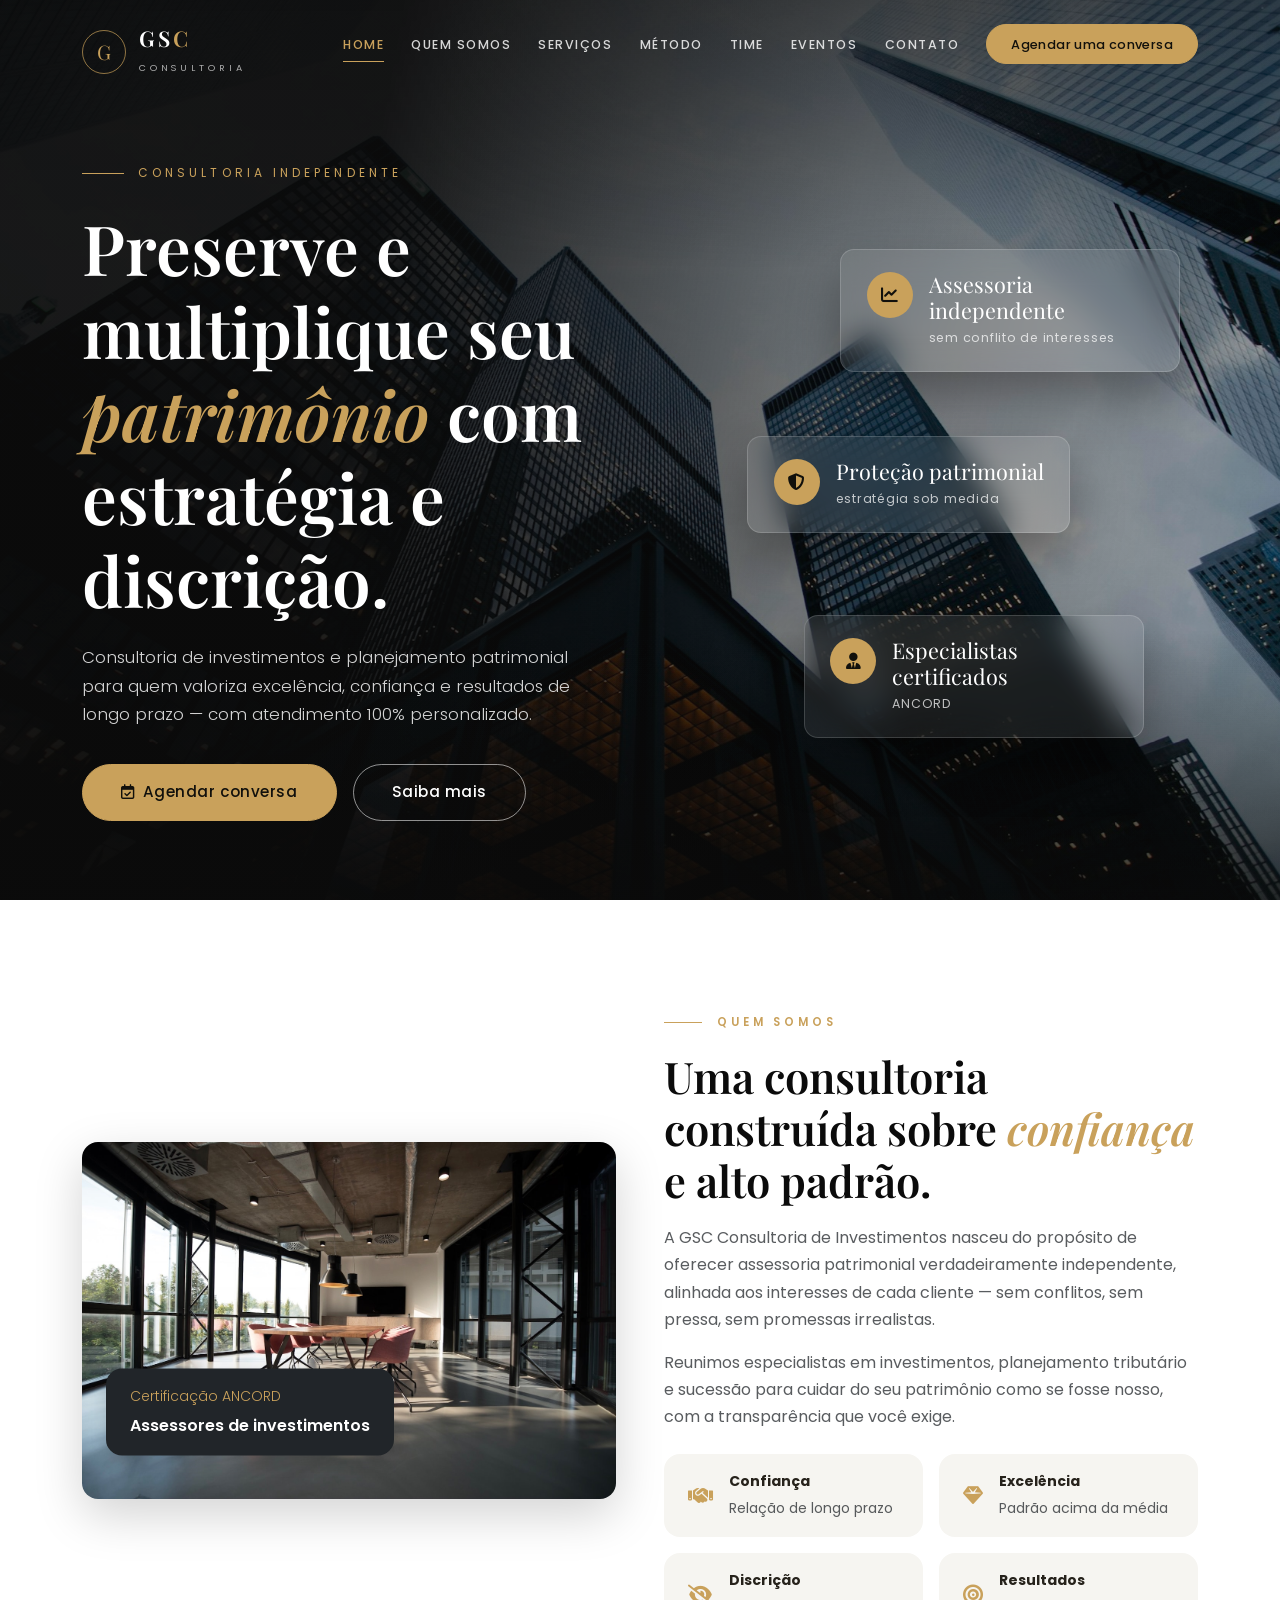
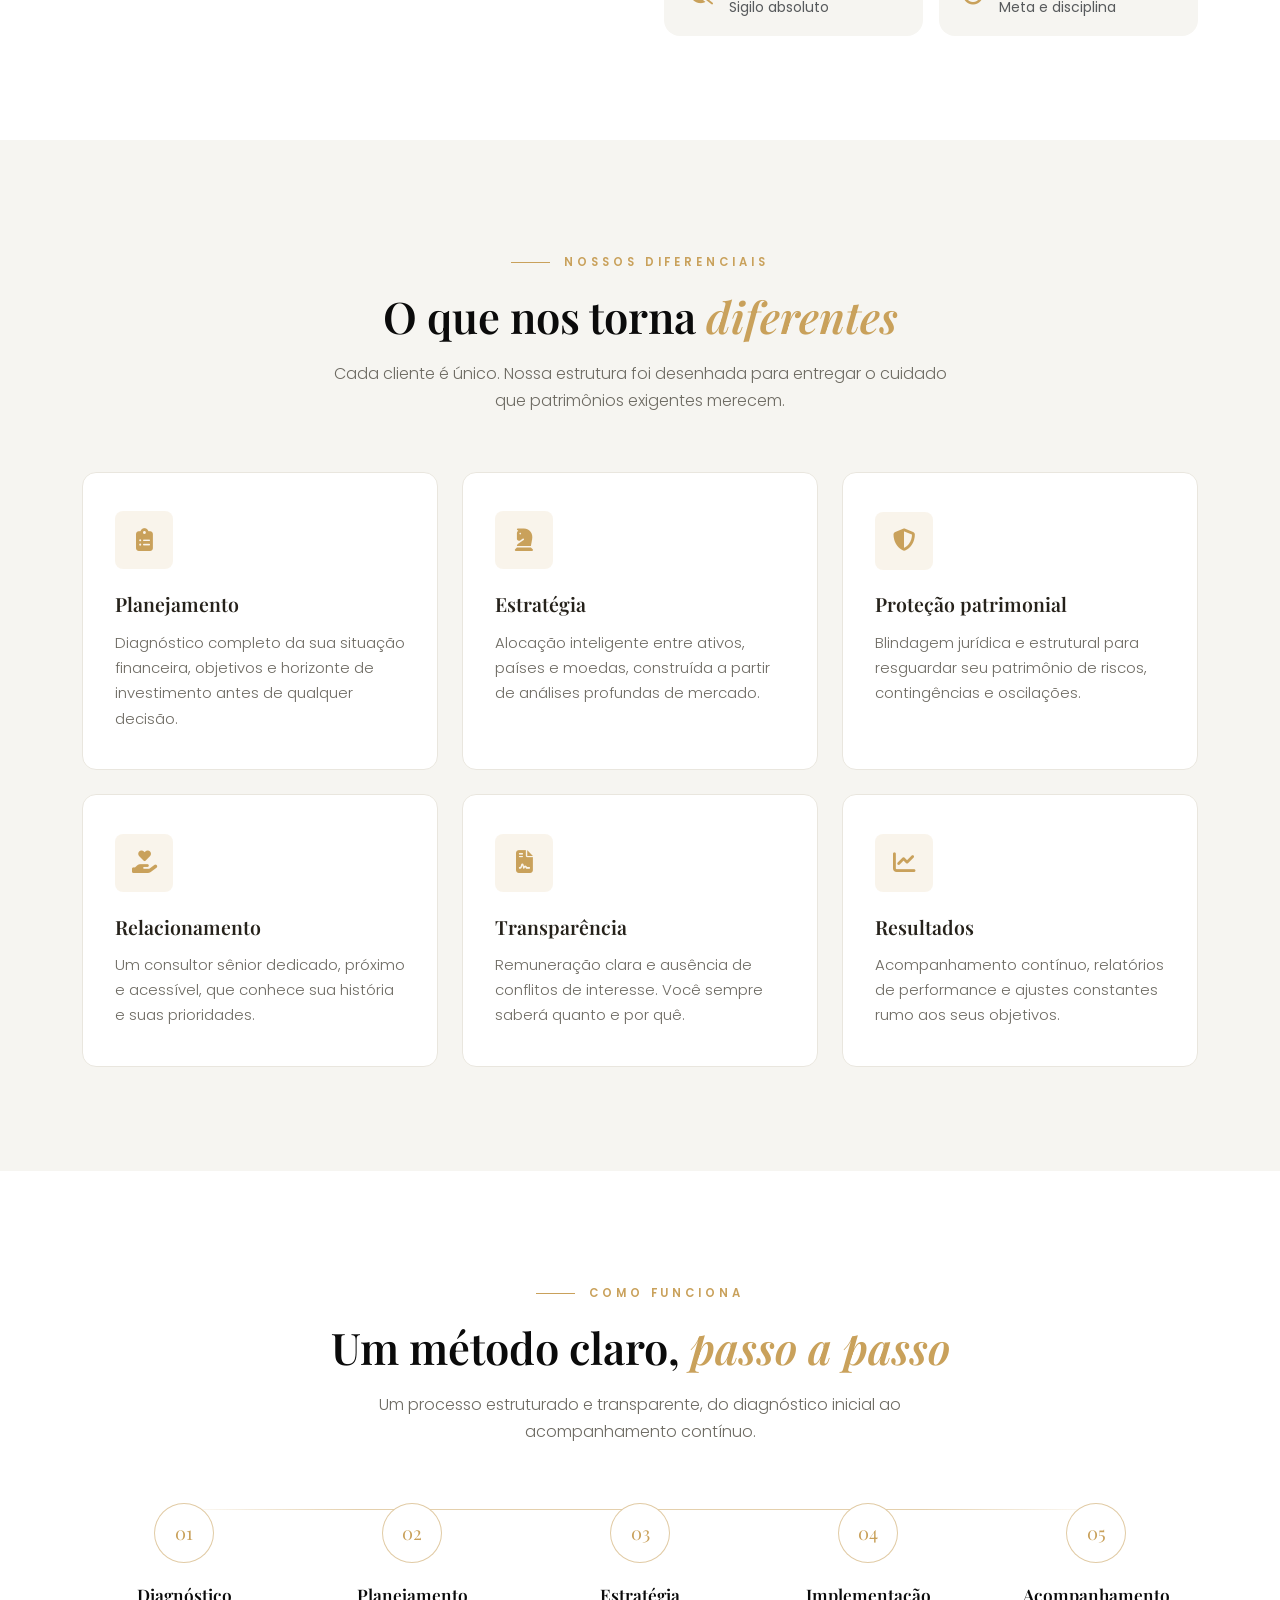
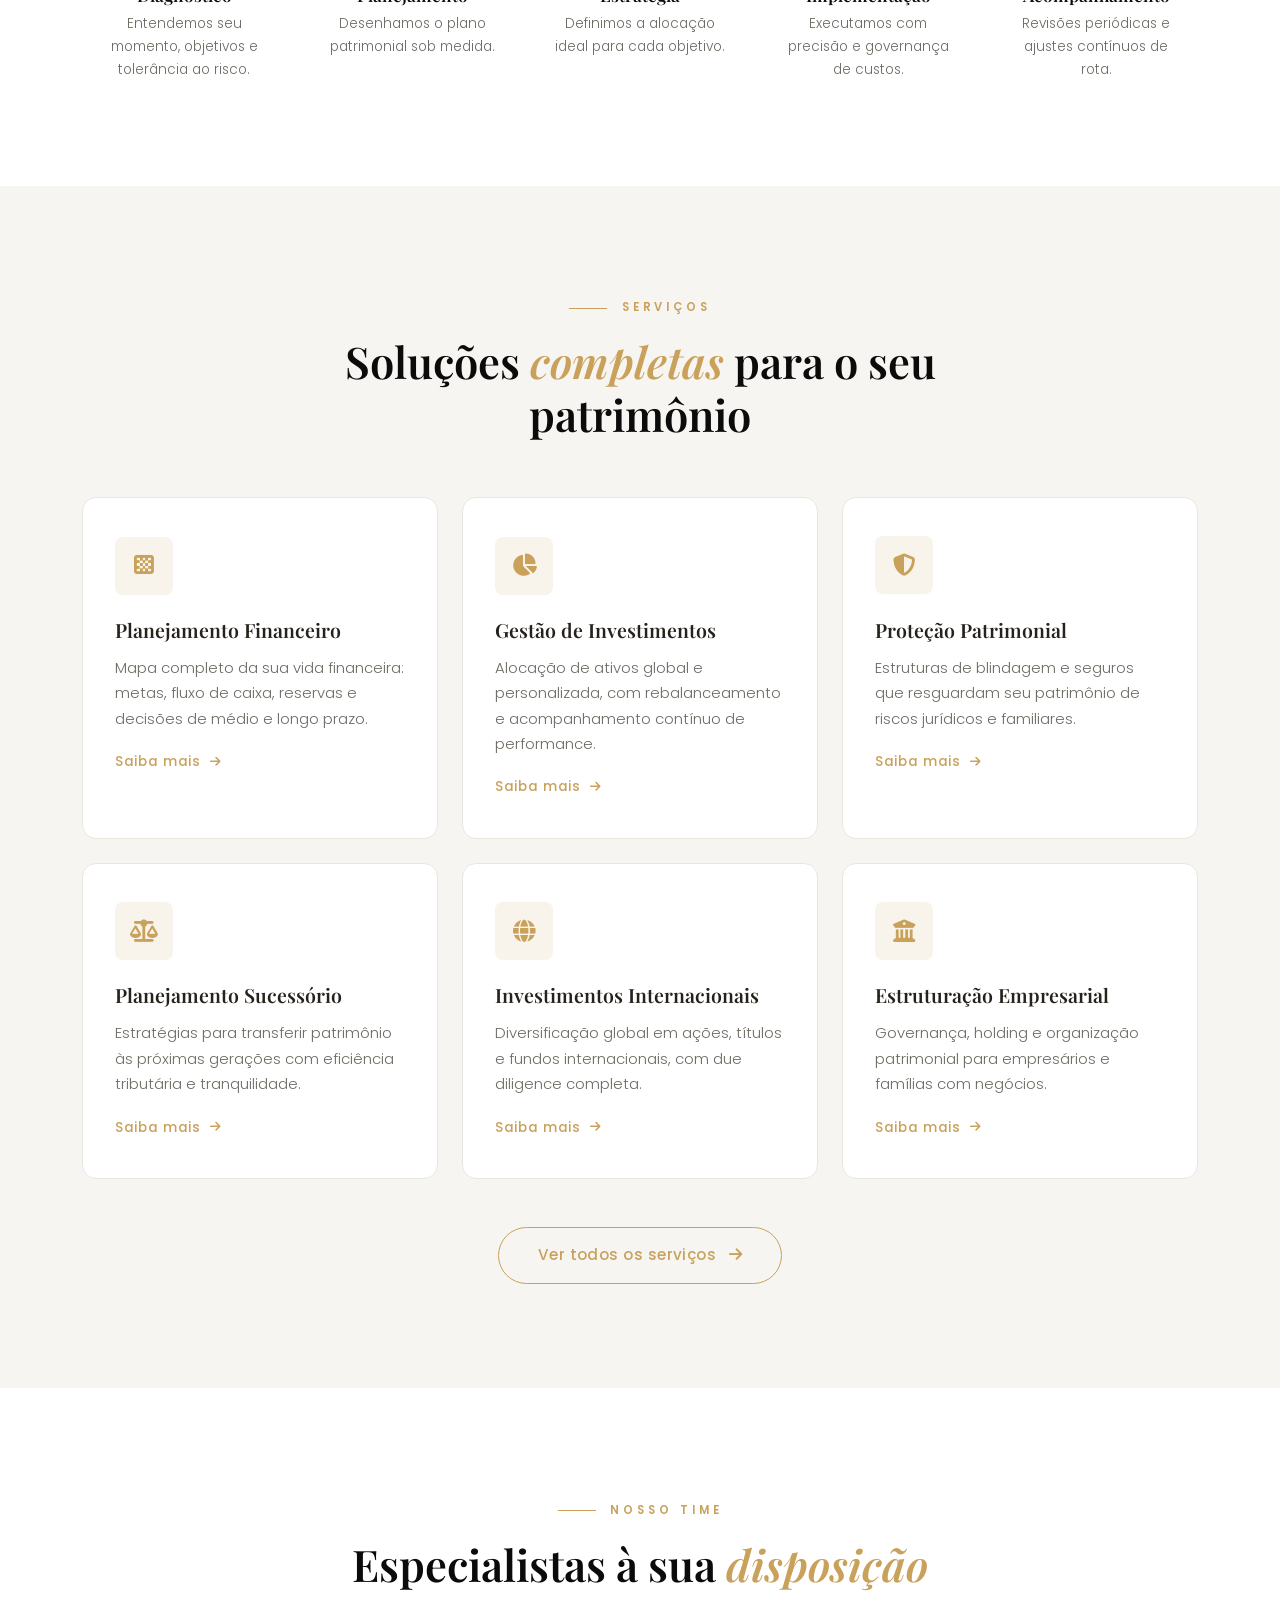
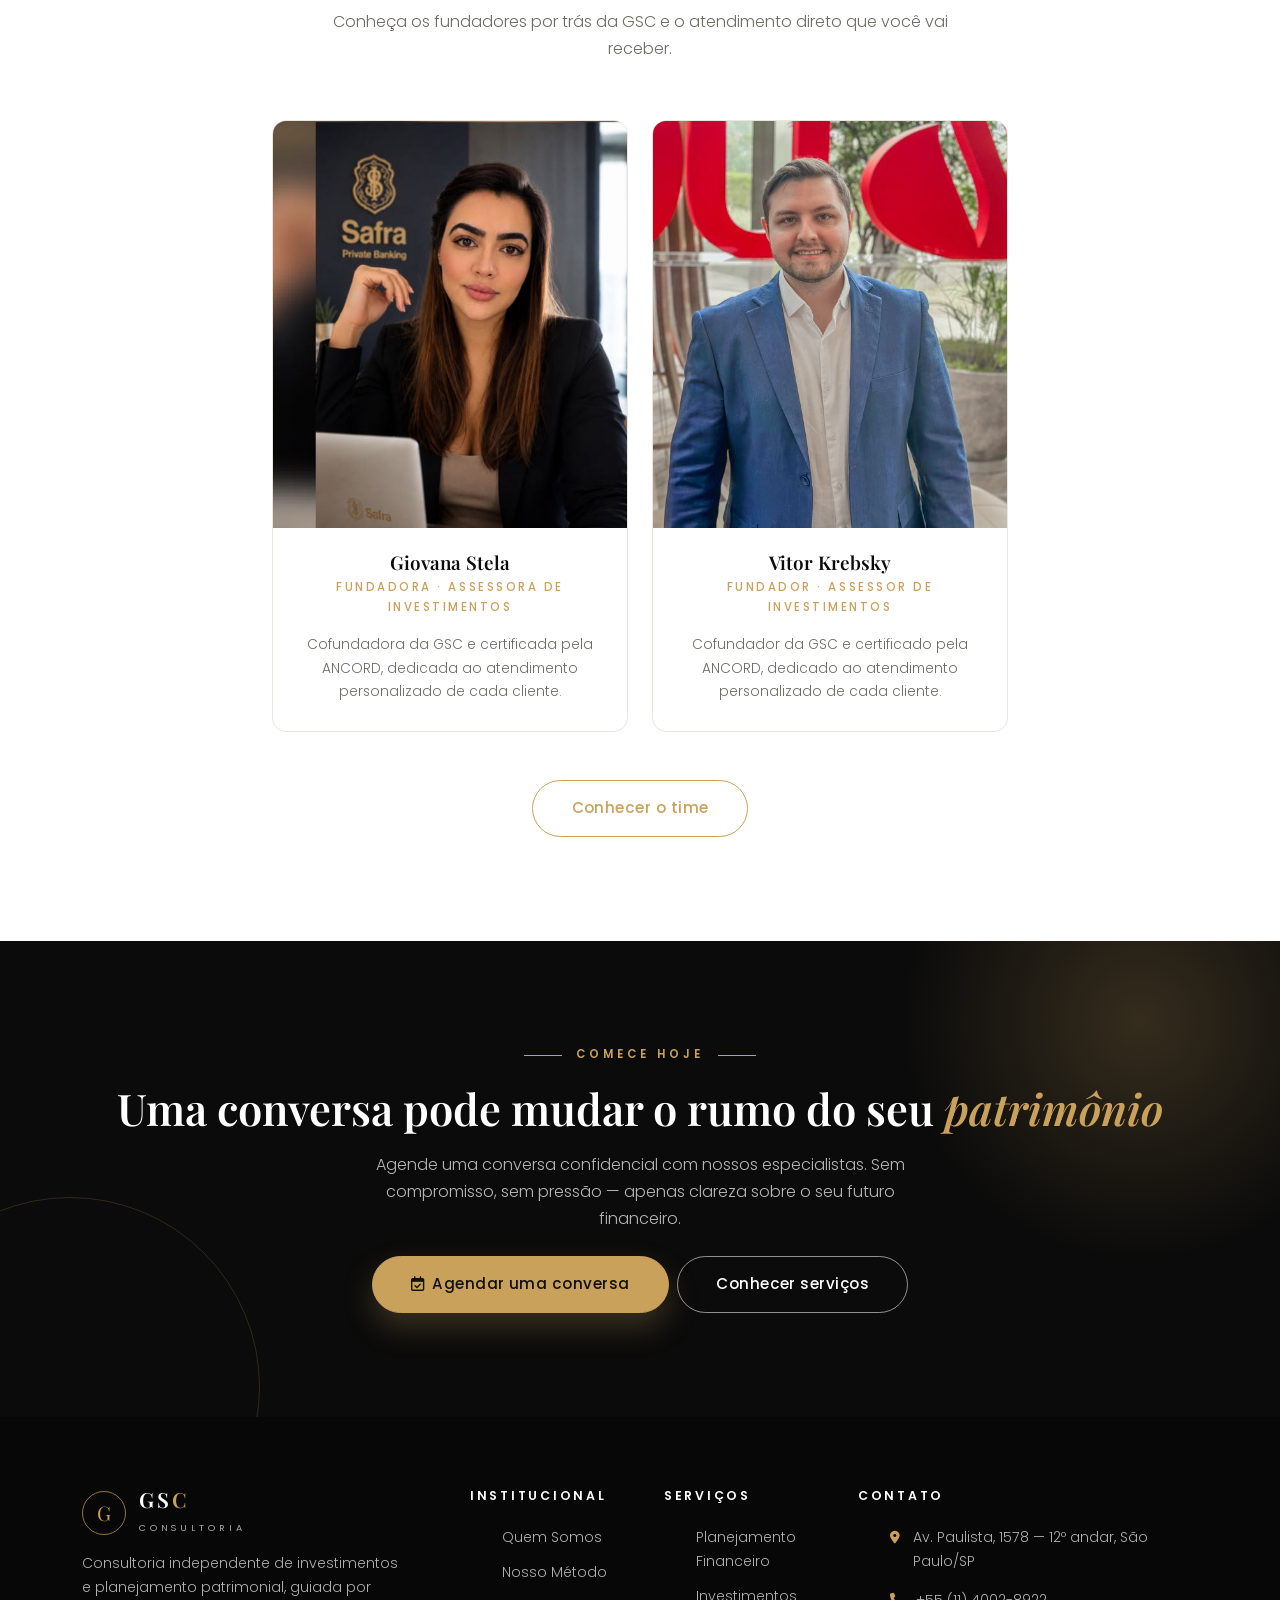
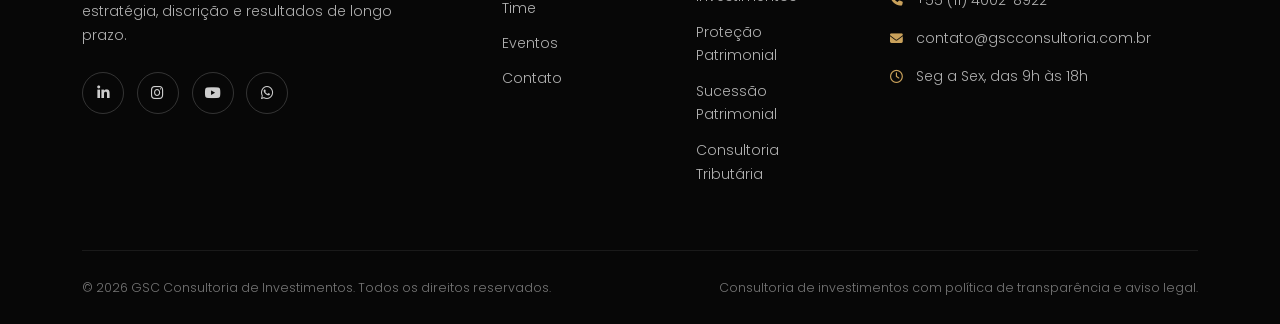
<file: index.html>
<!DOCTYPE html>
<html lang="pt-BR">
<head>
  <!-- ==================================================================
       GSC CONSULTORIA — Página Inicial
       Consultoria de Investimentos e Planejamento Patrimonial
       ================================================================== -->
  <meta charset="UTF-8">
  <meta name="viewport" content="width=device-width, initial-scale=1.0">
  <title>GSC Consultoria de Investimentos | Consultoria de Investimentos e Planejamento Patrimonial</title>
  <meta name="description" content="Consultoria independente de investimentos e planejamento patrimonial. Estratégia, discrição e resultados de longo prazo para famílias e empresas.">

  <!-- Favicon (monograma dourado) -->
  <link rel="icon" href="data:image/svg+xml,%3Csvg xmlns='http://www.w3.org/2000/svg' viewBox='0 0 100 100'%3E%3Ccircle cx='50' cy='50' r='48' fill='%230B0B0B'/%3E%3Ctext x='50' y='68' font-size='52' font-family='Georgia,serif' fill='%23C9A15B' text-anchor='middle'%3EG%3C/text%3E%3C/svg%3E">

  <!-- Google Fonts: Playfair Display (títulos) + Poppins (texto) -->
  <link rel="preconnect" href="https://fonts.googleapis.com">
  <link rel="preconnect" href="https://fonts.gstatic.com" crossorigin>
  <link href="https://fonts.googleapis.com/css2?family=Playfair+Display:ital,wght@0,400;0,500;0,600;0,700;1,400;1,500&family=Poppins:wght@300;400;500;600&display=swap" rel="stylesheet">

  <!-- Bootstrap 5 -->
  <link href="https://cdn.jsdelivr.net/npm/bootstrap@5.3.3/dist/css/bootstrap.min.css" rel="stylesheet">

  <!-- Font Awesome -->
  <link rel="stylesheet" href="https://cdnjs.cloudflare.com/ajax/libs/font-awesome/6.5.2/css/all.min.css">

  <!-- AOS — Animate On Scroll -->
  <link href="https://unpkg.com/aos@2.3.1/dist/aos.css" rel="stylesheet">

  <!-- Folha de estilos do projeto -->
  <link href="css/style.css?v=2" rel="stylesheet">
</head>

<body data-page="home">

  <!-- ================================================================
       CABEÇALHO — injetado via js/script.js (componente reutilizável)
       ================================================================ -->
  <header id="site-header" class="site-header"></header>

  <main>

    <!-- ============================================================
         HERO
         ============================================================ -->
    <section class="hero">
      <div class="hero-bg" style="background-image: url('img/hero-home.jpg');" role="img" aria-label="Prédios corporativos ao anoitecer"></div>

      <div class="container">
        <div class="row align-items-center">
          <div class="col-lg-7">
            <span class="hero-eyebrow" data-aos="fade-up">Consultoria independente</span>
            <h1 class="hero-title" data-aos="fade-up" data-aos-delay="100">
              Preserve e multiplique seu <span class="accent">patrimônio</span> com estratégia e discrição.
            </h1>
            <p class="hero-subtitle" data-aos="fade-up" data-aos-delay="200">
              Consultoria de investimentos e planejamento patrimonial para quem valoriza excelência,
              confiança e resultados de longo prazo — com atendimento 100% personalizado.
            </p>
            <div class="hero-actions" data-aos="fade-up" data-aos-delay="300">
              <a href="contato.html" class="btn btn-gold btn-lg-lux">
                <i class="fa-regular fa-calendar-check me-2"></i>Agendar conversa
              </a>
              <a href="quem-somos.html" class="btn btn-outline-light-lux btn-lg-lux">Saiba mais</a>
            </div>
          </div>

          <!-- Cards flutuantes com diferenciais -->
          <div class="col-lg-5 d-none d-lg-block">
            <div class="hero-cards" data-aos="fade-left" data-aos-delay="300">
              <div class="floating-card fc-1">
                <span class="fc-icon"><i class="fa-solid fa-chart-line"></i></span>
                <div>
                  <div class="fc-value">Assessoria independente</div>
                  <div class="fc-label">sem conflito de interesses</div>
                </div>
              </div>
              <div class="floating-card fc-2">
                <span class="fc-icon"><i class="fa-solid fa-shield-halved"></i></span>
                <div>
                  <div class="fc-value">Proteção patrimonial</div>
                  <div class="fc-label">estratégia sob medida</div>
                </div>
              </div>
              <div class="floating-card fc-3">
                <span class="fc-icon"><i class="fa-solid fa-user-tie"></i></span>
                <div>
                  <div class="fc-value">Especialistas certificados</div>
                  <div class="fc-label">ANCORD</div>
                </div>
              </div>
            </div>
          </div>
        </div>
      </div>
    </section>

    <!-- ============================================================
         SOBRE — texto institucional + valores
         ============================================================ -->
    <section class="section" id="sobre">
      <div class="container">
        <div class="row align-items-center g-5">

          <!-- Imagem elegante -->
          <div class="col-lg-6" data-aos="fade-right">
            <div class="position-relative">
              <img src="img/home-sobre.jpg" alt="Sala de reuniões sofisticada da GSC Consultoria de Investimentos" class="img-fluid rounded-4 shadow-lg">
              <!-- Selo de experiência -->
              <div class="position-absolute bottom-0 start-0 translate-middle-y ms-4 bg-dark text-white rounded-4 px-4 py-3 shadow">
                <div class="fw-light small text-gold mb-1">Certificação ANCORD</div>
                <div class="fw-semibold">Assessores de investimentos</div>
              </div>
            </div>
          </div>

          <!-- Texto -->
          <div class="col-lg-6" data-aos="fade-left">
            <span class="section-label">Quem somos</span>
            <h2 class="section-title">Uma consultoria construída sobre <span class="accent">confiança</span> e alto padrão.</h2>
            <p class="text-muted mb-3">
              A GSC Consultoria de Investimentos nasceu do propósito de oferecer assessoria patrimonial verdadeiramente
              independente, alinhada aos interesses de cada cliente — sem conflitos, sem pressa,
              sem promessas irrealistas.
            </p>
            <p class="text-muted mb-4">
              Reunimos especialistas em investimentos, planejamento tributário e sucessão para cuidar
              do seu patrimônio como se fosse nosso, com a transparência que você exige.
            </p>

            <!-- Valores da empresa -->
            <div class="row g-3">
              <div class="col-sm-6">
                <div class="d-flex align-items-center gap-3 bg-gray-lux rounded-4 px-4 py-3 h-100">
                  <i class="fa-solid fa-handshake text-gold fa-lg"></i>
                  <div>
                    <strong class="d-block small">Confiança</strong>
                    <span class="small text-muted">Relação de longo prazo</span>
                  </div>
                </div>
              </div>
              <div class="col-sm-6">
                <div class="d-flex align-items-center gap-3 bg-gray-lux rounded-4 px-4 py-3 h-100">
                  <i class="fa-solid fa-gem text-gold fa-lg"></i>
                  <div>
                    <strong class="d-block small">Excelência</strong>
                    <span class="small text-muted">Padrão acima da média</span>
                  </div>
                </div>
              </div>
              <div class="col-sm-6">
                <div class="d-flex align-items-center gap-3 bg-gray-lux rounded-4 px-4 py-3 h-100">
                  <i class="fa-solid fa-eye-slash text-gold fa-lg"></i>
                  <div>
                    <strong class="d-block small">Discrição</strong>
                    <span class="small text-muted">Sigilo absoluto</span>
                  </div>
                </div>
              </div>
              <div class="col-sm-6">
                <div class="d-flex align-items-center gap-3 bg-gray-lux rounded-4 px-4 py-3 h-100">
                  <i class="fa-solid fa-bullseye text-gold fa-lg"></i>
                  <div>
                    <strong class="d-block small">Resultados</strong>
                    <span class="small text-muted">Meta e disciplina</span>
                  </div>
                </div>
              </div>
            </div>
          </div>
        </div>
      </div>
    </section>

    <!-- ============================================================
         DIFERENCIAIS — grid com ícones
         ============================================================ -->
    <section class="section bg-gray-lux">
      <div class="container">
        <div class="section-head" data-aos="fade-up">
          <span class="section-label">Nossos diferenciais</span>
          <h2 class="section-title">O que nos torna <span class="accent">diferentes</span></h2>
          <p class="section-subtitle mx-auto">Cada cliente é único. Nossa estrutura foi desenhada para entregar o cuidado que patrimônios exigentes merecem.</p>
        </div>

        <div class="row g-4">
          <div class="col-md-6 col-lg-4" data-aos="fade-up">
            <div class="lux-card">
              <span class="card-icon"><i class="fa-solid fa-clipboard-list"></i></span>
              <h3 class="card-title">Planejamento</h3>
              <p class="card-text">Diagnóstico completo da sua situação financeira, objetivos e horizonte de investimento antes de qualquer decisão.</p>
            </div>
          </div>
          <div class="col-md-6 col-lg-4" data-aos="fade-up" data-aos-delay="100">
            <div class="lux-card">
              <span class="card-icon"><i class="fa-solid fa-chess-knight"></i></span>
              <h3 class="card-title">Estratégia</h3>
              <p class="card-text">Alocação inteligente entre ativos, países e moedas, construída a partir de análises profundas de mercado.</p>
            </div>
          </div>
          <div class="col-md-6 col-lg-4" data-aos="fade-up" data-aos-delay="200">
            <div class="lux-card">
              <span class="card-icon"><i class="fa-solid fa-shield-halved"></i></span>
              <h3 class="card-title">Proteção patrimonial</h3>
              <p class="card-text">Blindagem jurídica e estrutural para resguardar seu patrimônio de riscos, contingências e oscilações.</p>
            </div>
          </div>
          <div class="col-md-6 col-lg-4" data-aos="fade-up">
            <div class="lux-card">
              <span class="card-icon"><i class="fa-solid fa-hand-holding-heart"></i></span>
              <h3 class="card-title">Relacionamento</h3>
              <p class="card-text">Um consultor sênior dedicado, próximo e acessível, que conhece sua história e suas prioridades.</p>
            </div>
          </div>
          <div class="col-md-6 col-lg-4" data-aos="fade-up" data-aos-delay="100">
            <div class="lux-card">
              <span class="card-icon"><i class="fa-solid fa-file-contract"></i></span>
              <h3 class="card-title">Transparência</h3>
              <p class="card-text">Remuneração clara e ausência de conflitos de interesse. Você sempre saberá quanto e por quê.</p>
            </div>
          </div>
          <div class="col-md-6 col-lg-4" data-aos="fade-up" data-aos-delay="200">
            <div class="lux-card">
              <span class="card-icon"><i class="fa-solid fa-chart-line"></i></span>
              <h3 class="card-title">Resultados</h3>
              <p class="card-text">Acompanhamento contínuo, relatórios de performance e ajustes constantes rumo aos seus objetivos.</p>
            </div>
          </div>
        </div>
      </div>
    </section>

    <!-- ============================================================
         COMO FUNCIONA — timeline horizontal em 5 etapas
         ============================================================ -->
    <section class="section">
      <div class="container">
        <div class="section-head" data-aos="fade-up">
          <span class="section-label">Como funciona</span>
          <h2 class="section-title">Um método claro, <span class="accent">passo a passo</span></h2>
          <p class="section-subtitle mx-auto">Um processo estruturado e transparente, do diagnóstico inicial ao acompanhamento contínuo.</p>
        </div>

        <div class="steps-timeline">
          <div class="steps-line" data-aos="fade" data-aos-delay="200"></div>
          <div class="row g-4">
            <div class="col-6 col-md-4 col-lg text-center" data-aos="zoom-in" data-aos-delay="0">
              <div class="step-item">
                <div class="step-dot">01</div>
                <h3 class="step-title">Diagnóstico</h3>
                <p class="step-text">Entendemos seu momento, objetivos e tolerância ao risco.</p>
              </div>
            </div>
            <div class="col-6 col-md-4 col-lg text-center" data-aos="zoom-in" data-aos-delay="100">
              <div class="step-item">
                <div class="step-dot">02</div>
                <h3 class="step-title">Planejamento</h3>
                <p class="step-text">Desenhamos o plano patrimonial sob medida.</p>
              </div>
            </div>
            <div class="col-6 col-md-4 col-lg text-center" data-aos="zoom-in" data-aos-delay="200">
              <div class="step-item">
                <div class="step-dot">03</div>
                <h3 class="step-title">Estratégia</h3>
                <p class="step-text">Definimos a alocação ideal para cada objetivo.</p>
              </div>
            </div>
            <div class="col-6 col-md-4 col-lg text-center" data-aos="zoom-in" data-aos-delay="300">
              <div class="step-item">
                <div class="step-dot">04</div>
                <h3 class="step-title">Implementação</h3>
                <p class="step-text">Executamos com precisão e governança de custos.</p>
              </div>
            </div>
            <div class="col-6 col-md-4 col-lg text-center" data-aos="zoom-in" data-aos-delay="400">
              <div class="step-item">
                <div class="step-dot">05</div>
                <h3 class="step-title">Acompanhamento</h3>
                <p class="step-text">Revisões periódicas e ajustes contínuos de rota.</p>
              </div>
            </div>
          </div>
        </div>
      </div>
    </section>

    <!-- ============================================================
         SERVIÇOS EM DESTAQUE — cards
         ============================================================ -->
    <section class="section bg-gray-lux">
      <div class="container">
        <div class="section-head" data-aos="fade-up">
          <span class="section-label">Serviços</span>
          <h2 class="section-title">Soluções <span class="accent">completas</span> para o seu patrimônio</h2>
        </div>

        <div class="row g-4">
          <div class="col-md-6 col-lg-4" data-aos="fade-up">
            <div class="lux-card">
              <span class="card-icon"><i class="fa-solid fa-chess-board"></i></span>
              <h3 class="card-title">Planejamento Financeiro</h3>
              <p class="card-text">Mapa completo da sua vida financeira: metas, fluxo de caixa, reservas e decisões de médio e longo prazo.</p>
              <a href="servicos.html" class="read-more">Saiba mais <i class="fa-solid fa-arrow-right"></i></a>
            </div>
          </div>
          <div class="col-md-6 col-lg-4" data-aos="fade-up" data-aos-delay="100">
            <div class="lux-card">
              <span class="card-icon"><i class="fa-solid fa-chart-pie"></i></span>
              <h3 class="card-title">Gestão de Investimentos</h3>
              <p class="card-text">Alocação de ativos global e personalizada, com rebalanceamento e acompanhamento contínuo de performance.</p>
              <a href="servicos.html" class="read-more">Saiba mais <i class="fa-solid fa-arrow-right"></i></a>
            </div>
          </div>
          <div class="col-md-6 col-lg-4" data-aos="fade-up" data-aos-delay="200">
            <div class="lux-card">
              <span class="card-icon"><i class="fa-solid fa-shield-halved"></i></span>
              <h3 class="card-title">Proteção Patrimonial</h3>
              <p class="card-text">Estruturas de blindagem e seguros que resguardam seu patrimônio de riscos jurídicos e familiares.</p>
              <a href="servicos.html" class="read-more">Saiba mais <i class="fa-solid fa-arrow-right"></i></a>
            </div>
          </div>
          <div class="col-md-6 col-lg-4" data-aos="fade-up">
            <div class="lux-card">
              <span class="card-icon"><i class="fa-solid fa-scale-balanced"></i></span>
              <h3 class="card-title">Planejamento Sucessório</h3>
              <p class="card-text">Estratégias para transferir patrimônio às próximas gerações com eficiência tributária e tranquilidade.</p>
              <a href="servicos.html" class="read-more">Saiba mais <i class="fa-solid fa-arrow-right"></i></a>
            </div>
          </div>
          <div class="col-md-6 col-lg-4" data-aos="fade-up" data-aos-delay="100">
            <div class="lux-card">
              <span class="card-icon"><i class="fa-solid fa-globe"></i></span>
              <h3 class="card-title">Investimentos Internacionais</h3>
              <p class="card-text">Diversificação global em ações, títulos e fundos internacionais, com due diligence completa.</p>
              <a href="servicos.html" class="read-more">Saiba mais <i class="fa-solid fa-arrow-right"></i></a>
            </div>
          </div>
          <div class="col-md-6 col-lg-4" data-aos="fade-up" data-aos-delay="200">
            <div class="lux-card">
              <span class="card-icon"><i class="fa-solid fa-building-columns"></i></span>
              <h3 class="card-title">Estruturação Empresarial</h3>
              <p class="card-text">Governança, holding e organização patrimonial para empresários e famílias com negócios.</p>
              <a href="servicos.html" class="read-more">Saiba mais <i class="fa-solid fa-arrow-right"></i></a>
            </div>
          </div>
        </div>

        <div class="text-center mt-5" data-aos="fade-up">
          <a href="servicos.html" class="btn btn-outline-gold btn-lg-lux">Ver todos os serviços <i class="fa-solid fa-arrow-right ms-2"></i></a>
        </div>
      </div>
    </section>

    <!-- ============================================================
         EQUIPE — 3 consultores
         ============================================================ -->
    <section class="section">
      <div class="container">
        <div class="section-head" data-aos="fade-up">
          <span class="section-label">Nosso time</span>
          <h2 class="section-title">Especialistas à sua <span class="accent">disposição</span></h2>
          <p class="section-subtitle mx-auto">Conheça os fundadores por trás da GSC e o atendimento direto que você vai receber.</p>
        </div>

        <div class="row g-4 justify-content-center">
          <div class="col-md-6 col-lg-4" data-aos="fade-up">
            <article class="team-card">
              <div class="team-photo">
                <img src="img/team-1.jpg?v=3" alt="Giovana Stela, fundadora e assessora de investimentos">
                <div class="team-overlay">
                  <a href="https://www.linkedin.com/in/giovanaestela01/" target="_blank" rel="noopener" class="team-social" aria-label="LinkedIn de Giovana Stela"><i class="fa-brands fa-linkedin-in"></i></a>
                </div>
              </div>
              <div class="team-info">
                <h3 class="team-name">Giovana Stela</h3>
                <p class="team-role">Fundadora · Assessora de Investimentos</p>
                <p class="team-bio">Cofundadora da GSC e certificada pela ANCORD, dedicada ao atendimento personalizado de cada cliente.</p>
              </div>
            </article>
          </div>
          <div class="col-md-6 col-lg-4" data-aos="fade-up" data-aos-delay="100">
            <article class="team-card">
              <div class="team-photo">
                <img src="img/team-2.jpg?v=3" alt="Vitor Krebsky, fundador e assessor de investimentos">
                <div class="team-overlay">
                  <a href="https://www.linkedin.com/in/vitorkrebsky/" target="_blank" rel="noopener" class="team-social" aria-label="LinkedIn de Vitor Krebsky"><i class="fa-brands fa-linkedin-in"></i></a>
                </div>
              </div>
              <div class="team-info">
                <h3 class="team-name">Vitor Krebsky</h3>
                <p class="team-role">Fundador · Assessor de Investimentos</p>
                <p class="team-bio">Cofundador da GSC e certificado pela ANCORD, dedicado ao atendimento personalizado de cada cliente.</p>
              </div>
            </article>
          </div>
        </div>

        <div class="text-center mt-5" data-aos="fade-up">
          <a href="time.html" class="btn btn-outline-gold btn-lg-lux">Conhecer o time</a>
        </div>
      </div>
    </section>

    <!-- ============================================================
         BANNER CTA — injetado via js/script.js
         ============================================================ -->
    <section class="cta-banner" id="cta-banner"></section>

  </main>

  <!-- ================================================================
       RODAPÉ — injetado via js/script.js (componente reutilizável)
       ================================================================ -->
  <footer id="site-footer" class="site-footer"></footer>

  <!-- Botão voltar ao topo -->
  <button class="back-to-top" id="back-to-top" aria-label="Voltar ao topo">
    <i class="fa-solid fa-chevron-up"></i>
  </button>

  <!-- ================================================================
       SCRIPTS
       ================================================================ -->
  <script src="https://cdn.jsdelivr.net/npm/bootstrap@5.3.3/dist/js/bootstrap.bundle.min.js"></script>
  <script src="https://unpkg.com/aos@2.3.1/dist/aos.js"></script>
  <script src="js/script.js?v=2"></script>
</body>
</html>
</file>
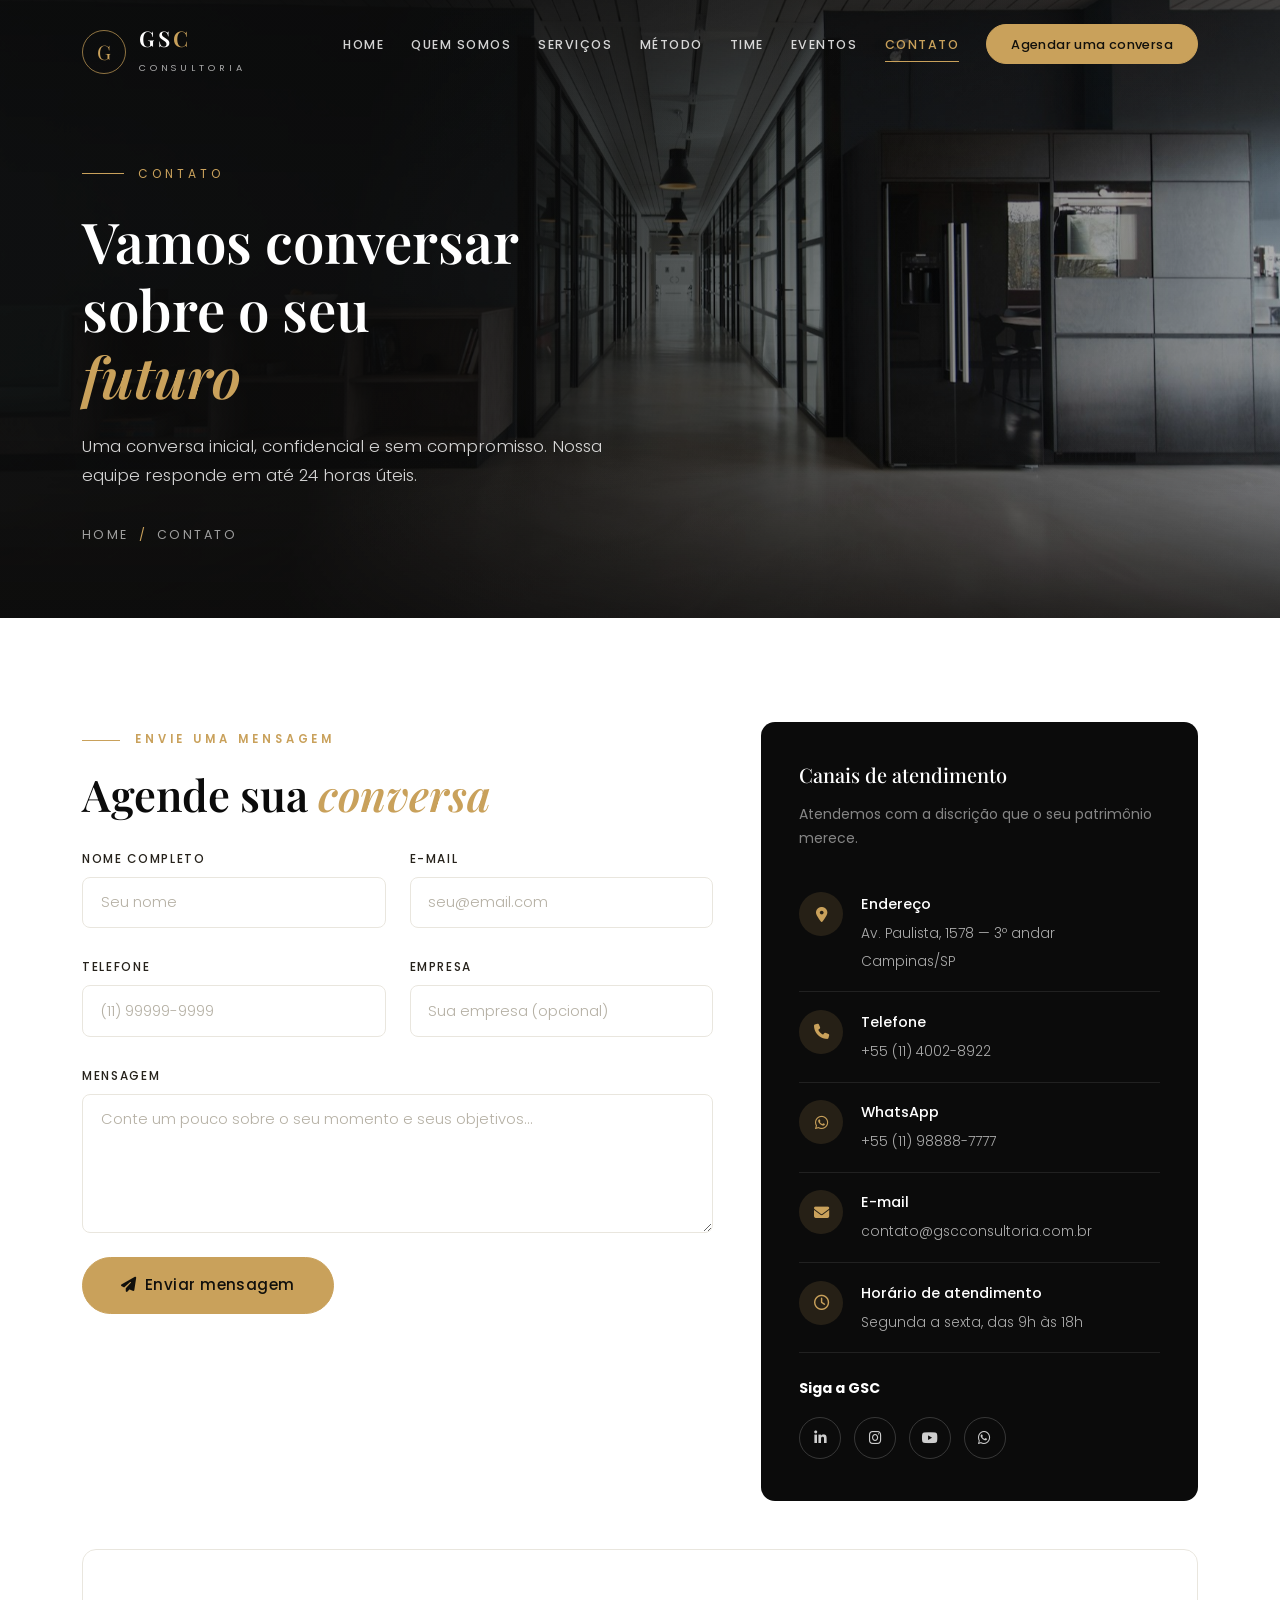
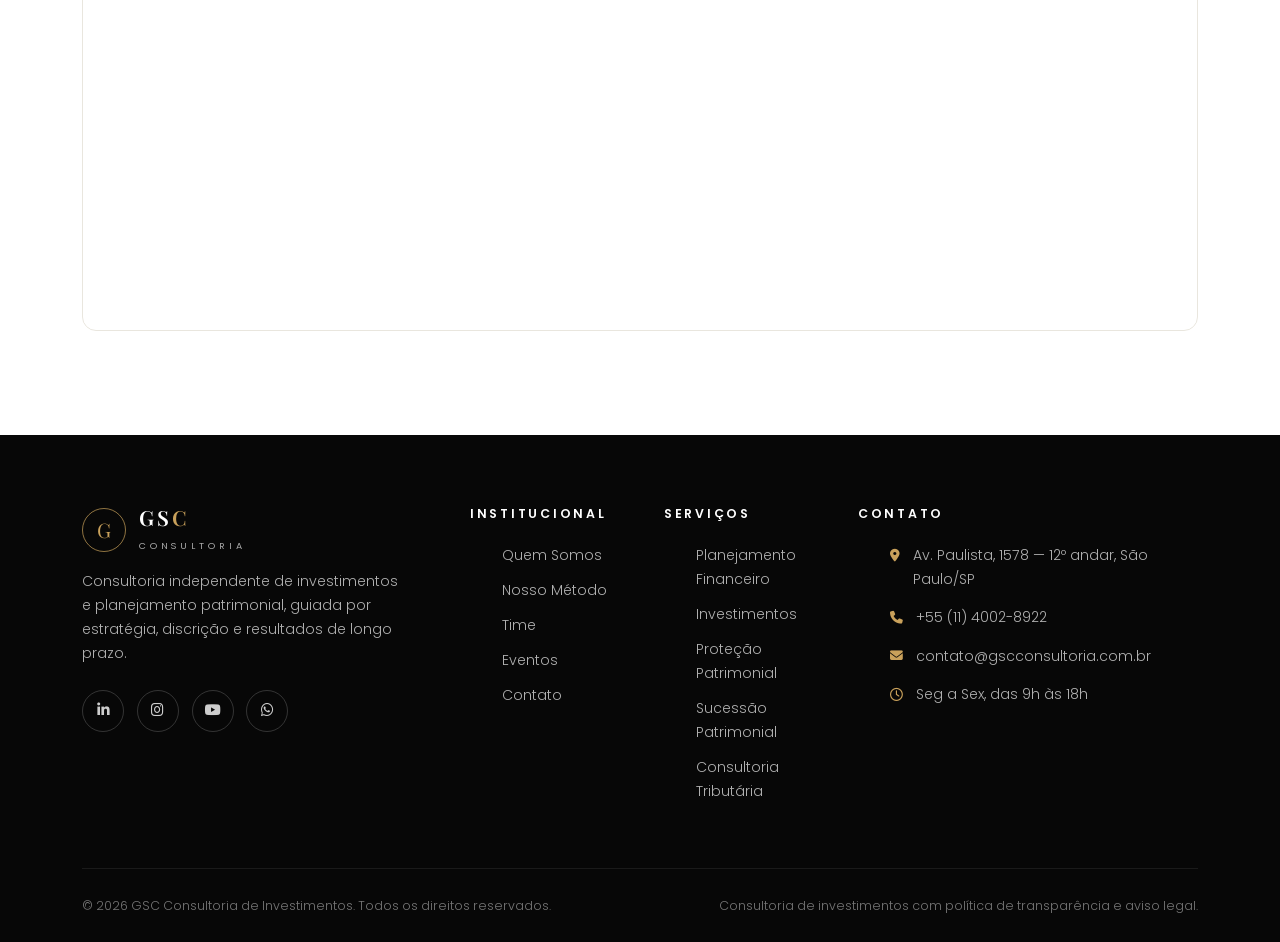
<file: contato.html>
<!DOCTYPE html>
<html lang="pt-BR">
<head>
  <!-- ==================================================================
       GSC CONSULTORIA — Contato
       ================================================================== -->
  <meta charset="UTF-8">
  <meta name="viewport" content="width=device-width, initial-scale=1.0">
  <title>Contato | GSC Consultoria de Investimentos</title>
  <meta name="description" content="Agende uma conversa confidencial com nossos especialistas. Fale conosco por telefone, WhatsApp ou e-mail.">

  <link rel="icon" href="data:image/svg+xml,%3Csvg xmlns='http://www.w3.org/2000/svg' viewBox='0 0 100 100'%3E%3Ccircle cx='50' cy='50' r='48' fill='%230B0B0B'/%3E%3Ctext x='50' y='68' font-size='52' font-family='Georgia,serif' fill='%23C9A15B' text-anchor='middle'%3EG%3C/text%3E%3C/svg%3E">

  <!-- Google Fonts -->
  <link rel="preconnect" href="https://fonts.googleapis.com">
  <link rel="preconnect" href="https://fonts.gstatic.com" crossorigin>
  <link href="https://fonts.googleapis.com/css2?family=Playfair+Display:ital,wght@0,400;0,500;0,600;0,700;1,400;1,500&family=Poppins:wght@300;400;500;600&display=swap" rel="stylesheet">

  <!-- Bootstrap 5 -->
  <link href="https://cdn.jsdelivr.net/npm/bootstrap@5.3.3/dist/css/bootstrap.min.css" rel="stylesheet">

  <!-- Font Awesome -->
  <link rel="stylesheet" href="https://cdnjs.cloudflare.com/ajax/libs/font-awesome/6.5.2/css/all.min.css">

  <!-- AOS -->
  <link href="https://unpkg.com/aos@2.3.1/dist/aos.css" rel="stylesheet">

  <!-- Estilos do projeto -->
  <link href="css/style.css?v=2" rel="stylesheet">
</head>

<body data-page="contato">

  <!-- CABEÇALHO — injetado via js/script.js -->
  <header id="site-header" class="site-header"></header>

  <main>

    <!-- ============================================================
         HERO (página interna)
         ============================================================ -->
    <section class="hero hero-sub">
      <div class="hero-bg" style="background-image: url('img/hero-contato.jpg');" role="img" aria-label="Lobby corporativo elegante"></div>

      <div class="container">
        <span class="hero-eyebrow" data-aos="fade-up">Contato</span>
        <h1 class="hero-title" data-aos="fade-up" data-aos-delay="100">
          Vamos conversar sobre o seu <span class="accent">futuro</span>
        </h1>
        <p class="hero-subtitle" data-aos="fade-up" data-aos-delay="200">
          Uma conversa inicial, confidencial e sem compromisso. Nossa equipe responde em até 24 horas úteis.
        </p>
        <div class="hero-breadcrumb" data-aos="fade-up" data-aos-delay="300">
          <a href="index.html">Home</a><span class="sep">/</span><span>Contato</span>
        </div>
      </div>
    </section>

    <!-- ============================================================
         FORMULÁRIO + INFORMAÇÕES DE CONTATO
         ============================================================ -->
    <section class="section">
      <div class="container">
        <div class="row g-5">

          <!-- Formulário -->
          <div class="col-lg-7" data-aos="fade-right">
            <span class="section-label">Envie uma mensagem</span>
            <h2 class="section-title mb-4">Agende sua <span class="accent">conversa</span></h2>

            <!-- Mensagem de sucesso (aparece após o envio) -->
            <div class="alert alert-success form-feedback rounded-4" id="form-feedback" role="alert">
              <i class="fa-solid fa-circle-check me-2"></i>
              Mensagem enviada com sucesso! Nossa equipe entrará em contato em breve.
            </div>

            <form class="form-lux needs-validation" id="contact-form" novalidate>
              <div class="row g-4">
                <div class="col-md-6">
                  <label for="nome" class="form-label">Nome completo</label>
                  <input type="text" class="form-control" id="nome" placeholder="Seu nome" required>
                  <div class="invalid-feedback">Informe seu nome.</div>
                </div>
                <div class="col-md-6">
                  <label for="email" class="form-label">E-mail</label>
                  <input type="email" class="form-control" id="email" placeholder="seu@email.com" required>
                  <div class="invalid-feedback">Informe um e-mail válido.</div>
                </div>
                <div class="col-md-6">
                  <label for="telefone" class="form-label">Telefone</label>
                  <input type="tel" class="form-control" id="telefone" placeholder="(11) 99999-9999">
                </div>
                <div class="col-md-6">
                  <label for="empresa" class="form-label">Empresa</label>
                  <input type="text" class="form-control" id="empresa" placeholder="Sua empresa (opcional)">
                </div>
                <div class="col-12">
                  <label for="mensagem" class="form-label">Mensagem</label>
                  <textarea class="form-control" id="mensagem" rows="5" placeholder="Conte um pouco sobre o seu momento e seus objetivos..." required></textarea>
                  <div class="invalid-feedback">Escreva uma mensagem.</div>
                </div>
                <div class="col-12">
                  <button type="submit" class="btn btn-gold btn-lg-lux">
                    <i class="fa-solid fa-paper-plane me-2"></i>Enviar mensagem
                  </button>
                </div>
              </div>
            </form>
          </div>

          <!-- Informações de contato -->
          <div class="col-lg-5" data-aos="fade-left">
            <div class="contact-info-card">
              <h3 class="h5 mb-3" style="font-family: var(--font-display);">Canais de atendimento</h3>
              <p class="small text-white-50 mb-4">Atendemos com a discrição que o seu patrimônio merece.</p>

              <div class="contact-item">
                <i class="fa-solid fa-location-dot"></i>
                <div>
                  <strong>Endereço</strong>
                  <span>Av. Paulista, 1578 — 3º andar<br>Campinas/SP</span>
                </div>
              </div>
              <div class="contact-item">
                <i class="fa-solid fa-phone"></i>
                <div>
                  <strong>Telefone</strong>
                  <span>+55 (11) 4002-8922</span>
                </div>
              </div>
              <div class="contact-item">
                <i class="fa-brands fa-whatsapp"></i>
                <div>
                  <strong>WhatsApp</strong>
                  <span>+55 (11) 98888-7777</span>
                </div>
              </div>
              <div class="contact-item">
                <i class="fa-solid fa-envelope"></i>
                <div>
                  <strong>E-mail</strong>
                  <span>contato@gscconsultoria.com.br</span>
                </div>
              </div>
              <div class="contact-item">
                <i class="fa-regular fa-clock"></i>
                <div>
                  <strong>Horário de atendimento</strong>
                  <span>Segunda a sexta, das 9h às 18h</span>
                </div>
              </div>

              <!-- Redes sociais -->
              <div class="mt-4">
                <strong class="small d-block mb-3">Siga a GSC</strong>
                <div class="social-row">
                  <a href="#" class="social-icon" aria-label="LinkedIn"><i class="fa-brands fa-linkedin-in"></i></a>
                  <a href="#" class="social-icon" aria-label="Instagram"><i class="fa-brands fa-instagram"></i></a>
                  <a href="#" class="social-icon" aria-label="YouTube"><i class="fa-brands fa-youtube"></i></a>
                  <a href="#" class="social-icon" aria-label="WhatsApp"><i class="fa-brands fa-whatsapp"></i></a>
                </div>
              </div>
            </div>
          </div>
        </div>

        <!-- Mapa -->
        <div class="map-embed mt-5" data-aos="fade-up">
          <iframe
            src="https://www.google.com/maps?q=Av.%20Paulista%2C%201578%2C%20S%C3%A3o%20Paulo&output=embed"
            loading="lazy"
            referrerpolicy="no-referrer-when-downgrade"
            title="Localização da GSC Consultoria de Investimentos — Av. Paulista, 1578, São Paulo"
            allowfullscreen>
          </iframe>
        </div>
      </div>
    </section>

  </main>

  <!-- RODAPÉ — injetado via js/script.js -->
  <footer id="site-footer" class="site-footer"></footer>

  <!-- Botão voltar ao topo -->
  <button class="back-to-top" id="back-to-top" aria-label="Voltar ao topo">
    <i class="fa-solid fa-chevron-up"></i>
  </button>

  <!-- SCRIPTS -->
  <script src="https://cdn.jsdelivr.net/npm/bootstrap@5.3.3/dist/js/bootstrap.bundle.min.js"></script>
  <script src="https://unpkg.com/aos@2.3.1/dist/aos.js"></script>
  <script src="js/script.js?v=2"></script>
</body>
</html>
</file>
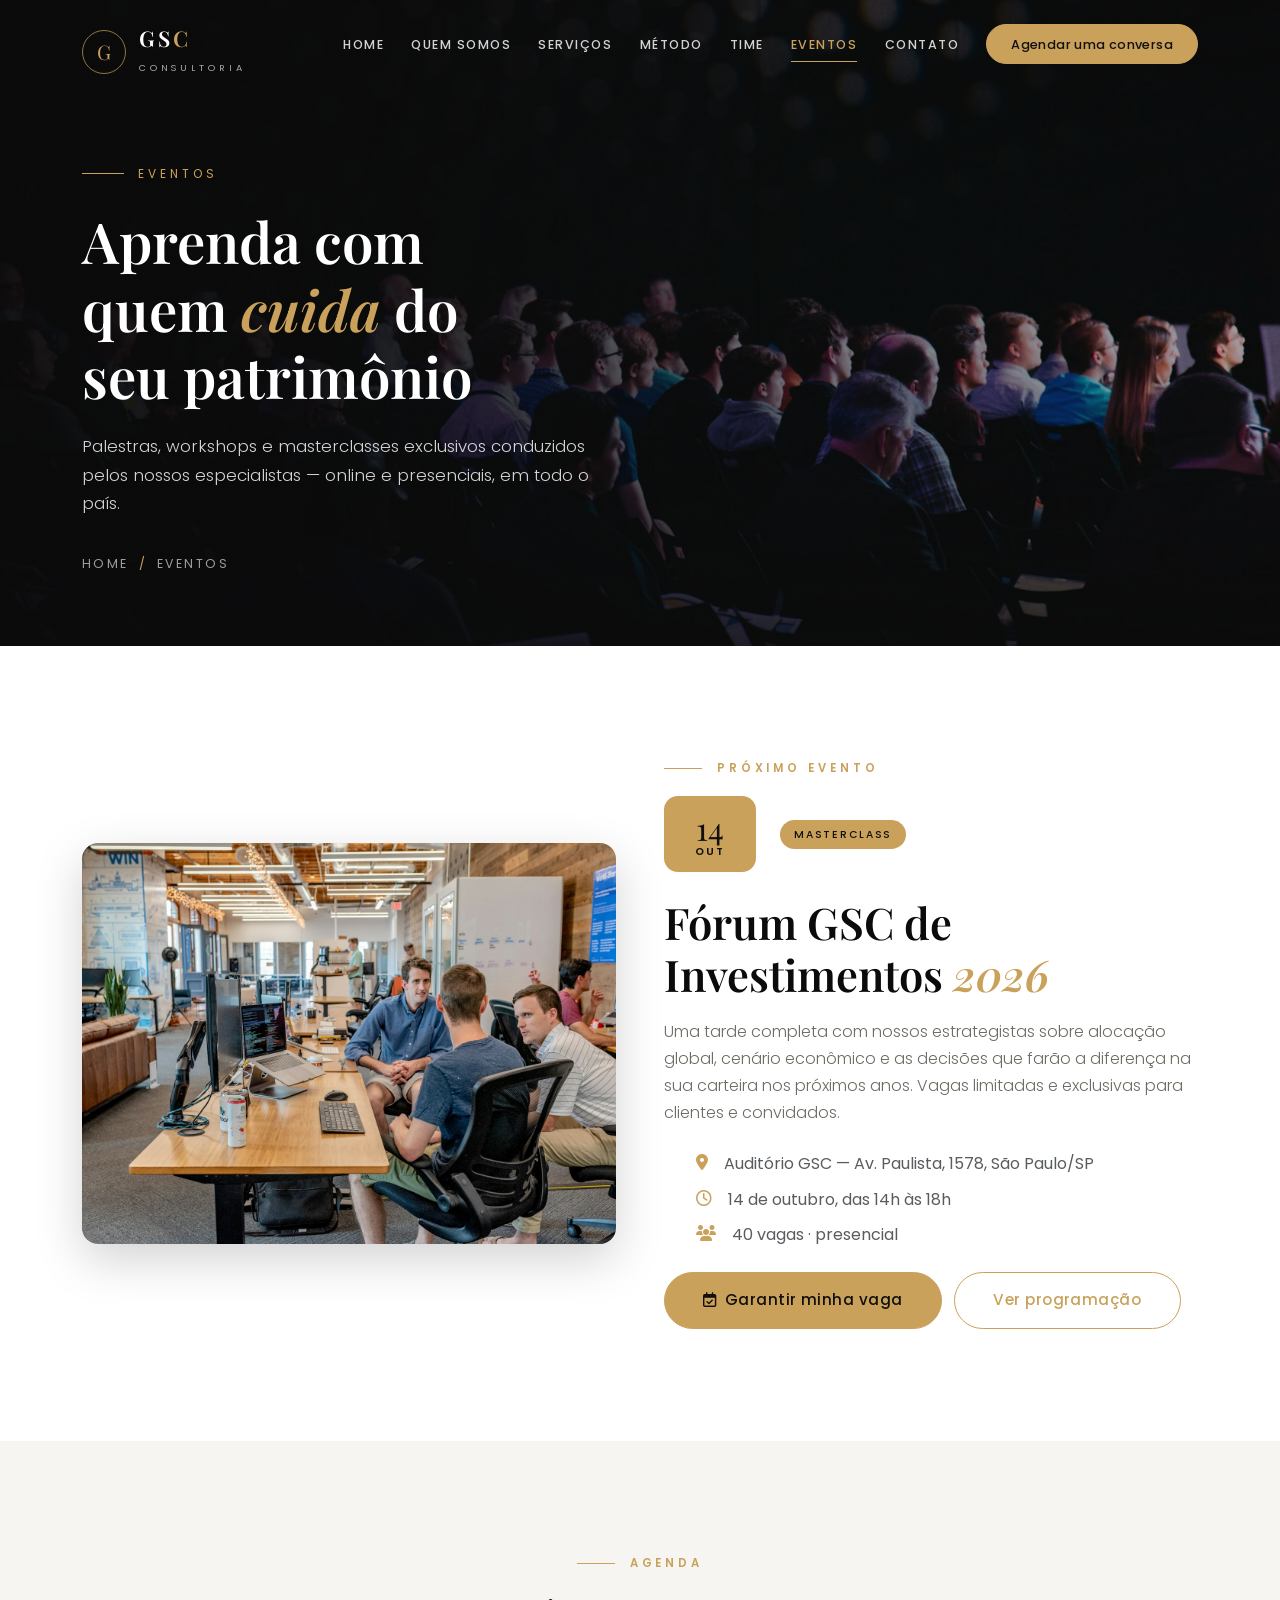
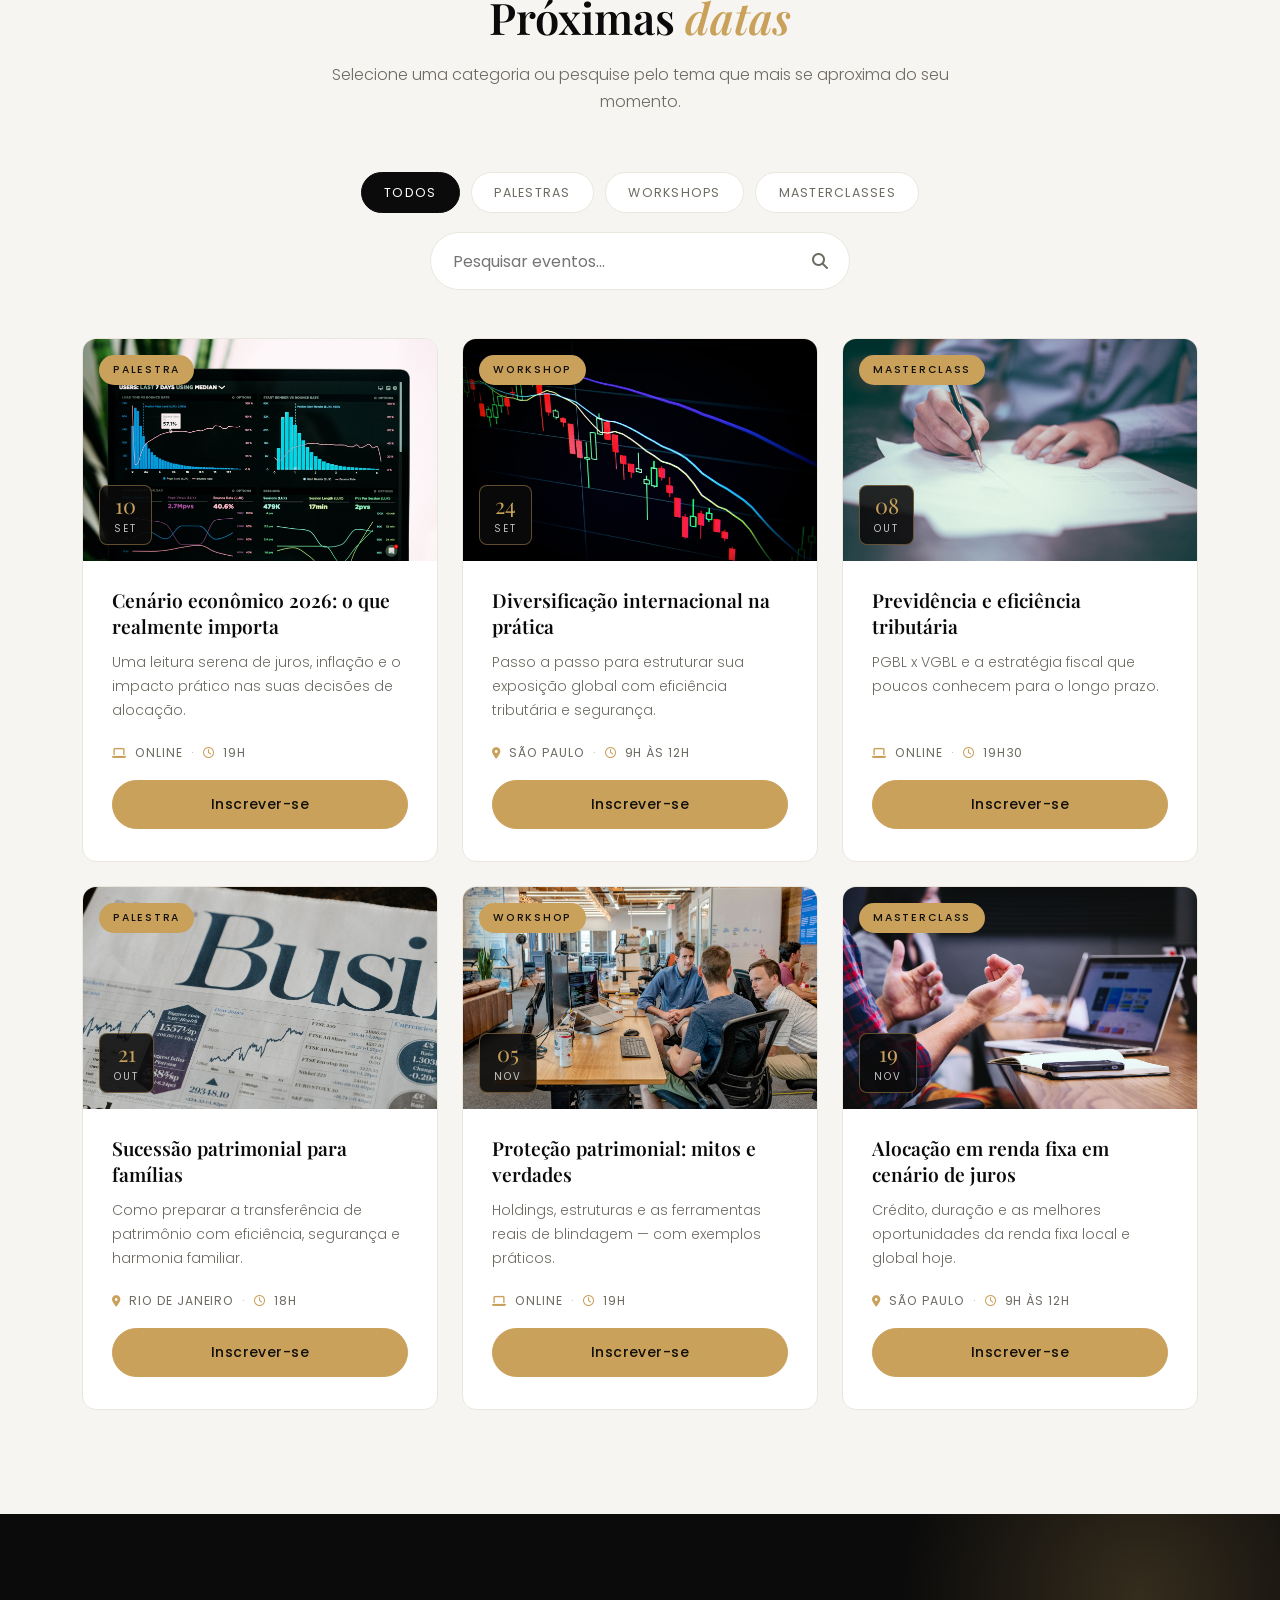
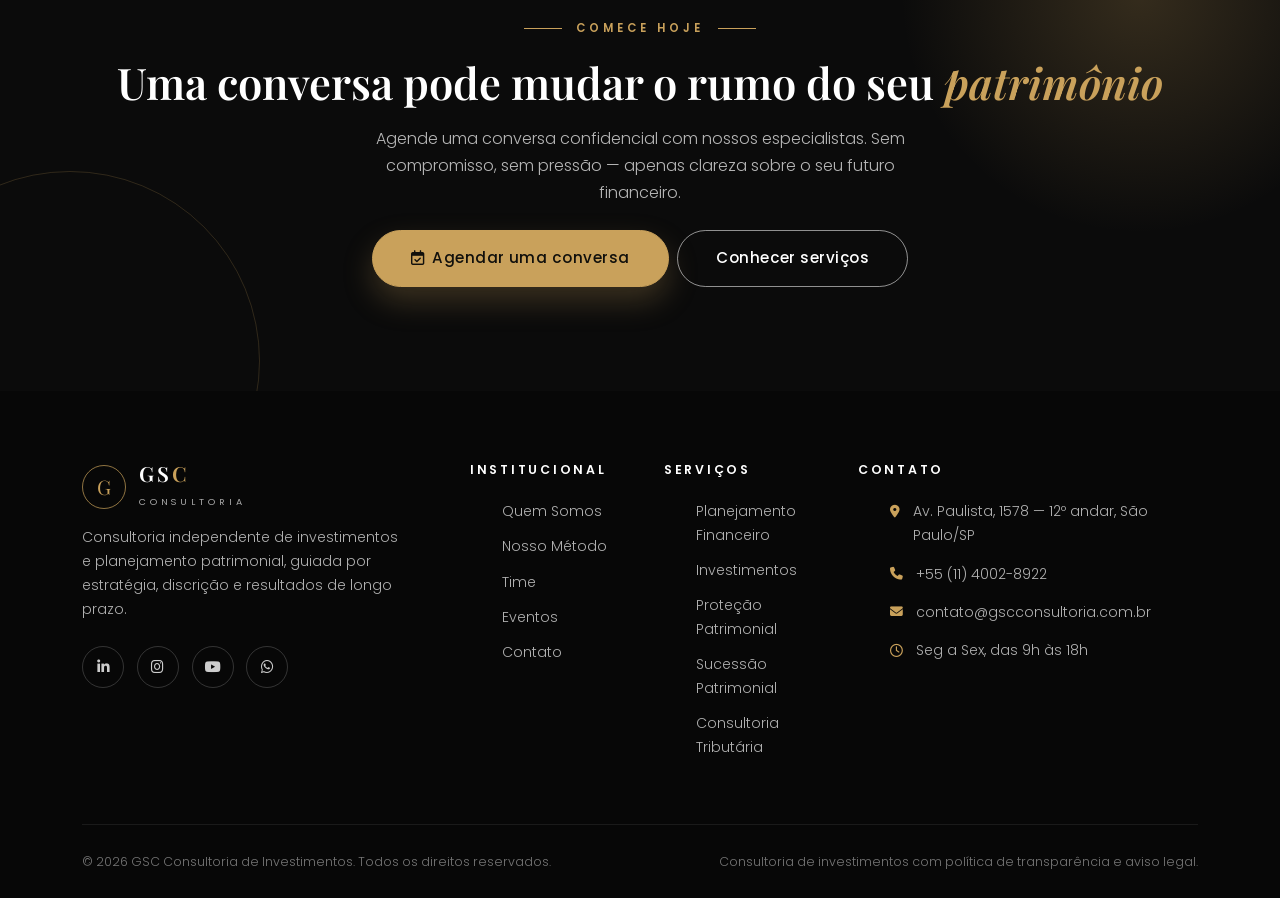
<file: eventos.html>
<!DOCTYPE html>
<html lang="pt-BR">
<head>
  <!-- ==================================================================
       GSC CONSULTORIA — Eventos
       ================================================================== -->
  <meta charset="UTF-8">
  <meta name="viewport" content="width=device-width, initial-scale=1.0">
  <title>Eventos | GSC Consultoria de Investimentos</title>
  <meta name="description" content="Palestras, workshops e masterclasses sobre investimentos, planejamento patrimonial, previdência e sucessão.">

  <link rel="icon" href="data:image/svg+xml,%3Csvg xmlns='http://www.w3.org/2000/svg' viewBox='0 0 100 100'%3E%3Ccircle cx='50' cy='50' r='48' fill='%230B0B0B'/%3E%3Ctext x='50' y='68' font-size='52' font-family='Georgia,serif' fill='%23C9A15B' text-anchor='middle'%3EG%3C/text%3E%3C/svg%3E">

  <!-- Google Fonts -->
  <link rel="preconnect" href="https://fonts.googleapis.com">
  <link rel="preconnect" href="https://fonts.gstatic.com" crossorigin>
  <link href="https://fonts.googleapis.com/css2?family=Playfair+Display:ital,wght@0,400;0,500;0,600;0,700;1,400;1,500&family=Poppins:wght@300;400;500;600&display=swap" rel="stylesheet">

  <!-- Bootstrap 5 -->
  <link href="https://cdn.jsdelivr.net/npm/bootstrap@5.3.3/dist/css/bootstrap.min.css" rel="stylesheet">

  <!-- Font Awesome -->
  <link rel="stylesheet" href="https://cdnjs.cloudflare.com/ajax/libs/font-awesome/6.5.2/css/all.min.css">

  <!-- AOS -->
  <link href="https://unpkg.com/aos@2.3.1/dist/aos.css" rel="stylesheet">

  <!-- Estilos do projeto -->
  <link href="css/style.css?v=2" rel="stylesheet">
</head>

<body data-page="eventos">

  <!-- CABEÇALHO — injetado via js/script.js -->
  <header id="site-header" class="site-header"></header>

  <main>

    <!-- ============================================================
         HERO (página interna)
         ============================================================ -->
    <section class="hero hero-sub">
      <div class="hero-bg" style="background-image: url('img/hero-eventos.jpg');" role="img" aria-label="Auditório corporativo durante uma apresentação"></div>

      <div class="container">
        <span class="hero-eyebrow" data-aos="fade-up">Eventos</span>
        <h1 class="hero-title" data-aos="fade-up" data-aos-delay="100">
          Aprenda com quem <span class="accent">cuida</span> do seu patrimônio
        </h1>
        <p class="hero-subtitle" data-aos="fade-up" data-aos-delay="200">
          Palestras, workshops e masterclasses exclusivos conduzidos pelos nossos especialistas —
          online e presenciais, em todo o país.
        </p>
        <div class="hero-breadcrumb" data-aos="fade-up" data-aos-delay="300">
          <a href="index.html">Home</a><span class="sep">/</span><span>Eventos</span>
        </div>
      </div>
    </section>

    <!-- ============================================================
         PRÓXIMO EVENTO — destaque
         ============================================================ -->
    <section class="section">
      <div class="container">
        <div class="row align-items-center g-5">

          <!-- Imagem -->
          <div class="col-lg-6" data-aos="fade-right">
            <img src="img/blog-4.jpg" alt="Especialistas da GSC Consultoria de Investimentos em apresentação" class="img-fluid rounded-4 shadow-lg">
          </div>

          <!-- Conteúdo -->
          <div class="col-lg-6" data-aos="fade-left">
            <span class="section-label">Próximo evento</span>
            <div class="d-flex align-items-center gap-4 mb-4">
              <div class="featured-date">
                <span class="day">14</span>
                <span class="month">Out</span>
              </div>
              <div>
                <span class="post-cat position-static d-inline-block">Masterclass</span>
              </div>
            </div>
            <h2 class="section-title">Fórum GSC de Investimentos <span class="accent">2026</span></h2>
            <p class="section-subtitle mb-4">
              Uma tarde completa com nossos estrategistas sobre alocação global, cenário econômico
              e as decisões que farão a diferença na sua carteira nos próximos anos. Vagas limitadas
              e exclusivas para clientes e convidados.
            </p>

            <ul class="mb-4">
              <li class="d-flex align-items-start gap-3 mb-2">
                <i class="fa-solid fa-location-dot text-gold mt-1"></i>
                <span class="text-muted">Auditório GSC — Av. Paulista, 1578, São Paulo/SP</span>
              </li>
              <li class="d-flex align-items-start gap-3 mb-2">
                <i class="fa-regular fa-clock text-gold mt-1"></i>
                <span class="text-muted">14 de outubro, das 14h às 18h</span>
              </li>
              <li class="d-flex align-items-start gap-3">
                <i class="fa-solid fa-users text-gold mt-1"></i>
                <span class="text-muted">40 vagas · presencial</span>
              </li>
            </ul>

            <a href="contato.html" class="btn btn-gold btn-lg-lux me-2 mb-2">
              <i class="fa-regular fa-calendar-check me-2"></i>Garantir minha vaga
            </a>
            <a href="#" class="btn btn-outline-gold btn-lg-lux mb-2">Ver programação</a>
          </div>
        </div>
      </div>
    </section>

    <!-- ============================================================
         AGENDA DE EVENTOS — filtro por categoria + pesquisa
         ============================================================ -->
    <section class="section bg-gray-lux">
      <div class="container">

        <div class="section-head" data-aos="fade-up">
          <span class="section-label">Agenda</span>
          <h2 class="section-title">Próximas <span class="accent">datas</span></h2>
          <p class="section-subtitle mx-auto">Selecione uma categoria ou pesquise pelo tema que mais se aproxima do seu momento.</p>
        </div>

        <!-- Filtro por categoria -->
        <div class="blog-filter" data-aos="fade-up">
          <button class="filter-btn is-active" data-filter="all">Todos</button>
          <button class="filter-btn" data-filter="palestras">Palestras</button>
          <button class="filter-btn" data-filter="workshops">Workshops</button>
          <button class="filter-btn" data-filter="masterclasses">Masterclasses</button>
        </div>

        <!-- Pesquisa -->
        <div class="blog-search" data-aos="fade-up" data-aos-delay="100">
          <input type="search" id="posts-search" placeholder="Pesquisar eventos..." aria-label="Pesquisar eventos">
          <i class="fa-solid fa-magnifying-glass"></i>
        </div>

        <!-- Grid de eventos -->
        <div class="row g-4" id="posts-grid">

          <!-- Evento 1 -->
          <div class="col-md-6 col-lg-4" data-aos="fade-up">
            <article class="post-card" data-category="palestras">
              <div class="post-media">
                <span class="post-cat">Palestra</span>
                <span class="event-date"><span class="day">10</span><span class="month">Set</span></span>
                <img src="img/blog-1.jpg" alt="Gráficos financeiros em painel de dados">
              </div>
              <div class="post-body">
                <h3 class="post-title"><a href="#">Cenário econômico 2026: o que realmente importa</a></h3>
                <p class="post-excerpt">Uma leitura serena de juros, inflação e o impacto prático nas suas decisões de alocação.</p>
                <div class="post-meta mb-3">
                  <i class="fa-solid fa-laptop"></i><span>Online</span>
                  <span class="sep">·</span><i class="fa-regular fa-clock"></i><span>19h</span>
                </div>
                <a href="contato.html" class="btn btn-gold btn-sm w-100">Inscrever-se</a>
              </div>
            </article>
          </div>

          <!-- Evento 2 -->
          <div class="col-md-6 col-lg-4" data-aos="fade-up" data-aos-delay="80">
            <article class="post-card" data-category="workshops">
              <div class="post-media">
                <span class="post-cat">Workshop</span>
                <span class="event-date"><span class="day">24</span><span class="month">Set</span></span>
                <img src="img/blog-3.jpg" alt="Tela com gráficos de mercado financeiro">
              </div>
              <div class="post-body">
                <h3 class="post-title"><a href="#">Diversificação internacional na prática</a></h3>
                <p class="post-excerpt">Passo a passo para estruturar sua exposição global com eficiência tributária e segurança.</p>
                <div class="post-meta mb-3">
                  <i class="fa-solid fa-location-dot"></i><span>São Paulo</span>
                  <span class="sep">·</span><i class="fa-regular fa-clock"></i><span>9h às 12h</span>
                </div>
                <a href="contato.html" class="btn btn-gold btn-sm w-100">Inscrever-se</a>
              </div>
            </article>
          </div>

          <!-- Evento 3 -->
          <div class="col-md-6 col-lg-4" data-aos="fade-up" data-aos-delay="160">
            <article class="post-card" data-category="masterclasses">
              <div class="post-media">
                <span class="post-cat">Masterclass</span>
                <span class="event-date"><span class="day">08</span><span class="month">Out</span></span>
                <img src="img/blog-5.jpg" alt="Assinatura de documento e caneta">
              </div>
              <div class="post-body">
                <h3 class="post-title"><a href="#">Previdência e eficiência tributária</a></h3>
                <p class="post-excerpt">PGBL x VGBL e a estratégia fiscal que poucos conhecem para o longo prazo.</p>
                <div class="post-meta mb-3">
                  <i class="fa-solid fa-laptop"></i><span>Online</span>
                  <span class="sep">·</span><i class="fa-regular fa-clock"></i><span>19h30</span>
                </div>
                <a href="contato.html" class="btn btn-gold btn-sm w-100">Inscrever-se</a>
              </div>
            </article>
          </div>

          <!-- Evento 4 -->
          <div class="col-md-6 col-lg-4" data-aos="fade-up">
            <article class="post-card" data-category="palestras">
              <div class="post-media">
                <span class="post-cat">Palestra</span>
                <span class="event-date"><span class="day">21</span><span class="month">Out</span></span>
                <img src="img/blog-6.jpg" alt="Prédios corporativos ao entardecer">
              </div>
              <div class="post-body">
                <h3 class="post-title"><a href="#">Sucessão patrimonial para famílias</a></h3>
                <p class="post-excerpt">Como preparar a transferência de patrimônio com eficiência, segurança e harmonia familiar.</p>
                <div class="post-meta mb-3">
                  <i class="fa-solid fa-location-dot"></i><span>Rio de Janeiro</span>
                  <span class="sep">·</span><i class="fa-regular fa-clock"></i><span>18h</span>
                </div>
                <a href="contato.html" class="btn btn-gold btn-sm w-100">Inscrever-se</a>
              </div>
            </article>
          </div>

          <!-- Evento 5 -->
          <div class="col-md-6 col-lg-4" data-aos="fade-up" data-aos-delay="80">
            <article class="post-card" data-category="workshops">
              <div class="post-media">
                <span class="post-cat">Workshop</span>
                <span class="event-date"><span class="day">05</span><span class="month">Nov</span></span>
                <img src="img/blog-4.jpg" alt="Equipe profissional analisando relatórios">
              </div>
              <div class="post-body">
                <h3 class="post-title"><a href="#">Proteção patrimonial: mitos e verdades</a></h3>
                <p class="post-excerpt">Holdings, estruturas e as ferramentas reais de blindagem — com exemplos práticos.</p>
                <div class="post-meta mb-3">
                  <i class="fa-solid fa-laptop"></i><span>Online</span>
                  <span class="sep">·</span><i class="fa-regular fa-clock"></i><span>19h</span>
                </div>
                <a href="contato.html" class="btn btn-gold btn-sm w-100">Inscrever-se</a>
              </div>
            </article>
          </div>

          <!-- Evento 6 -->
          <div class="col-md-6 col-lg-4" data-aos="fade-up" data-aos-delay="160">
            <article class="post-card" data-category="masterclasses">
              <div class="post-media">
                <span class="post-cat">Masterclass</span>
                <span class="event-date"><span class="day">19</span><span class="month">Nov</span></span>
                <img src="img/blog-2.jpg" alt="Sala de conferência sofisticada">
              </div>
              <div class="post-body">
                <h3 class="post-title"><a href="#">Alocação em renda fixa em cenário de juros</a></h3>
                <p class="post-excerpt">Crédito, duração e as melhores oportunidades da renda fixa local e global hoje.</p>
                <div class="post-meta mb-3">
                  <i class="fa-solid fa-location-dot"></i><span>São Paulo</span>
                  <span class="sep">·</span><i class="fa-regular fa-clock"></i><span>9h às 12h</span>
                </div>
                <a href="contato.html" class="btn btn-gold btn-sm w-100">Inscrever-se</a>
              </div>
            </article>
          </div>

        </div>

        <!-- Estado vazio (quando a pesquisa/filtro não encontra resultados) -->
        <div class="text-center py-5 d-none" id="posts-empty">
          <i class="fa-regular fa-folder-open fa-2x text-gold mb-3"></i>
          <h3 class="h5">Nenhum evento encontrado</h3>
          <p class="text-muted">Tente ajustar a pesquisa ou escolher outra categoria.</p>
        </div>

      </div>
    </section>

    <!-- BANNER CTA — injetado via js/script.js -->
    <section class="cta-banner" id="cta-banner"></section>

  </main>

  <!-- RODAPÉ — injetado via js/script.js -->
  <footer id="site-footer" class="site-footer"></footer>

  <!-- Botão voltar ao topo -->
  <button class="back-to-top" id="back-to-top" aria-label="Voltar ao topo">
    <i class="fa-solid fa-chevron-up"></i>
  </button>

  <!-- SCRIPTS -->
  <script src="https://cdn.jsdelivr.net/npm/bootstrap@5.3.3/dist/js/bootstrap.bundle.min.js"></script>
  <script src="https://unpkg.com/aos@2.3.1/dist/aos.js"></script>
  <script src="js/script.js?v=2"></script>
</body>
</html>
</file>
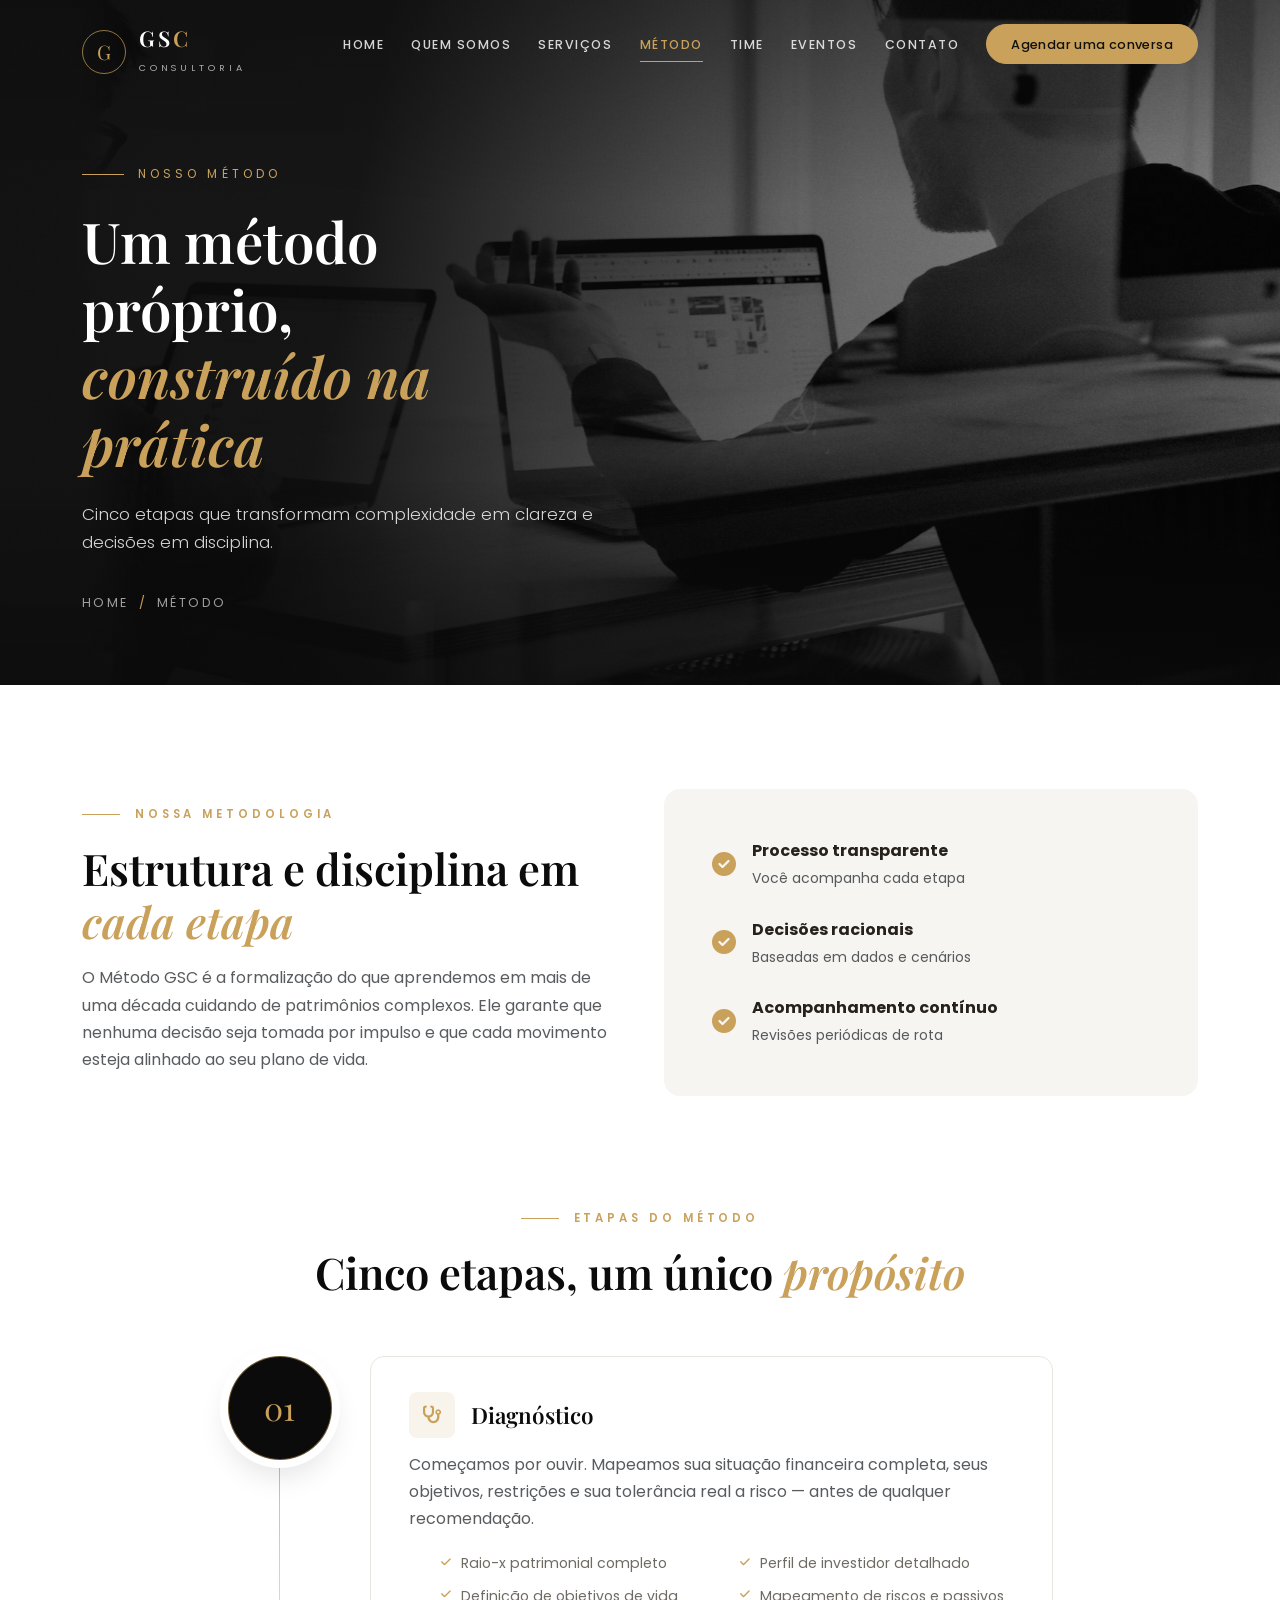
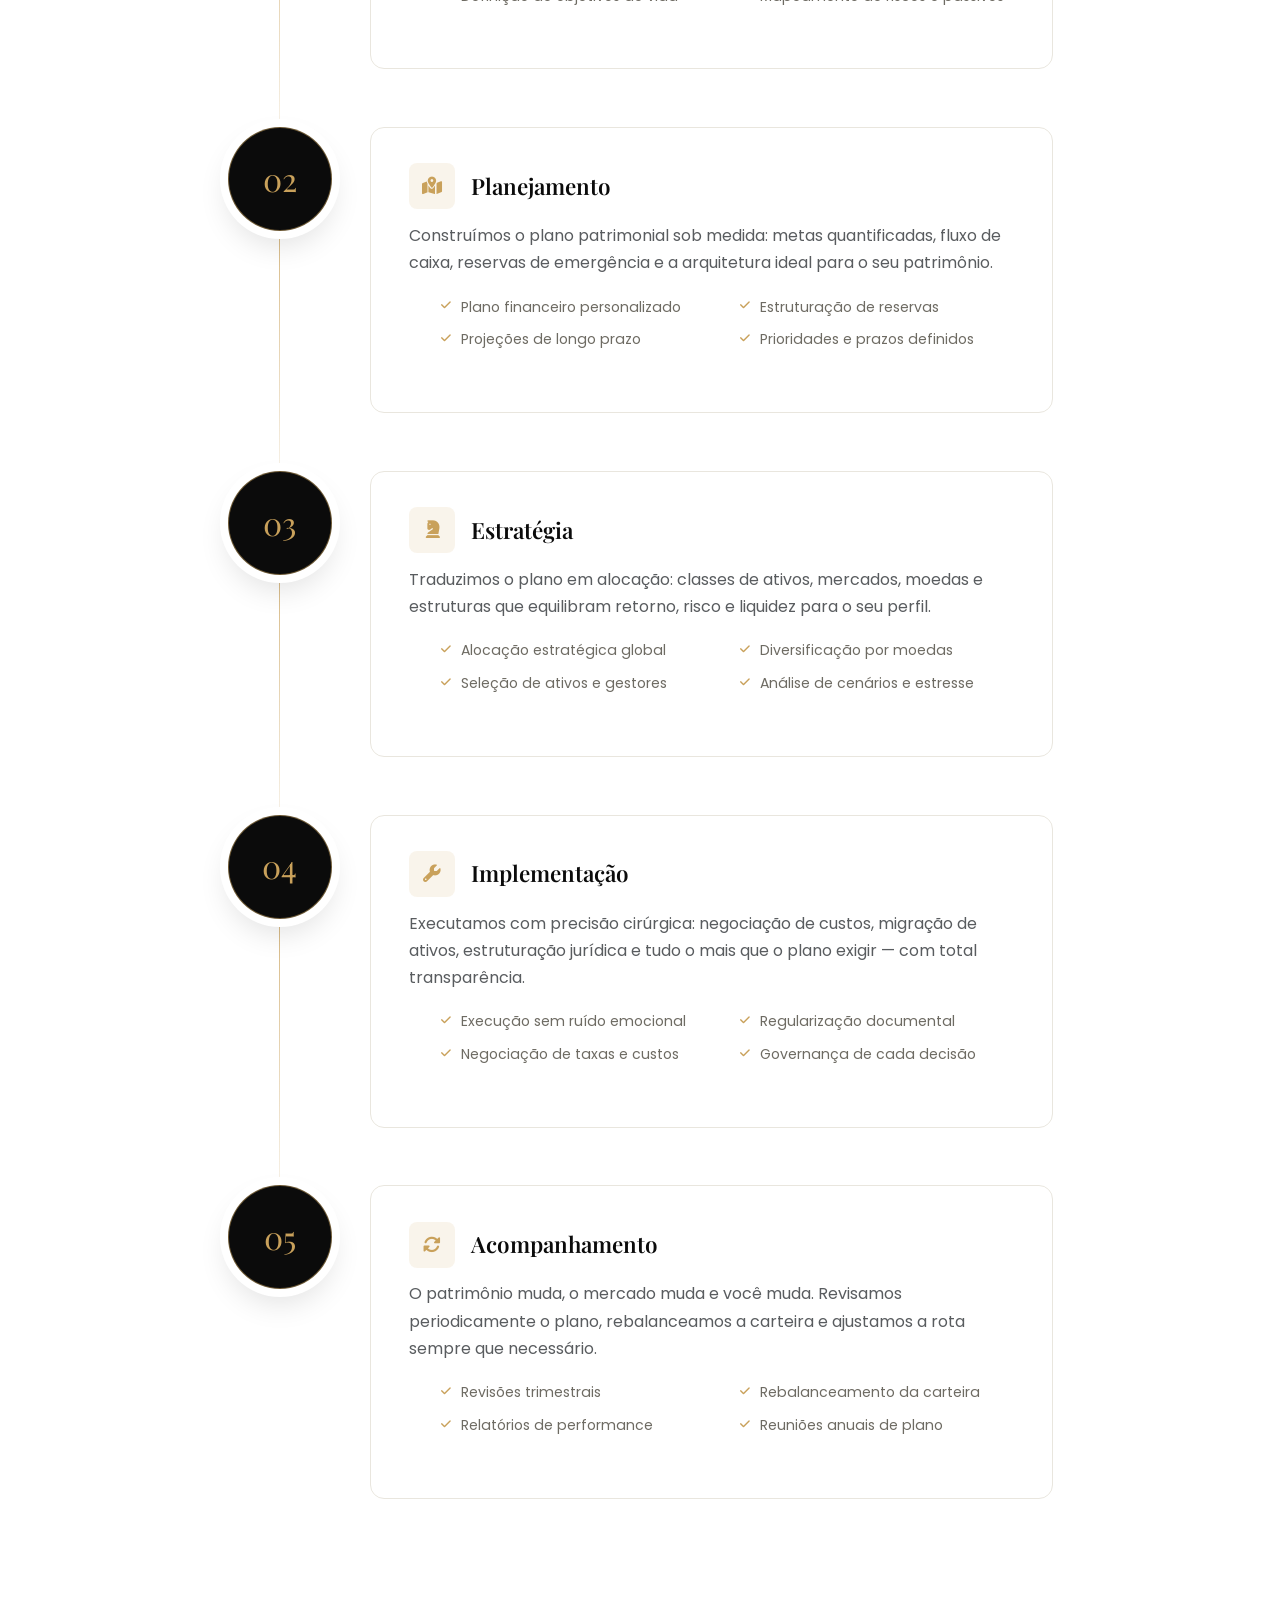
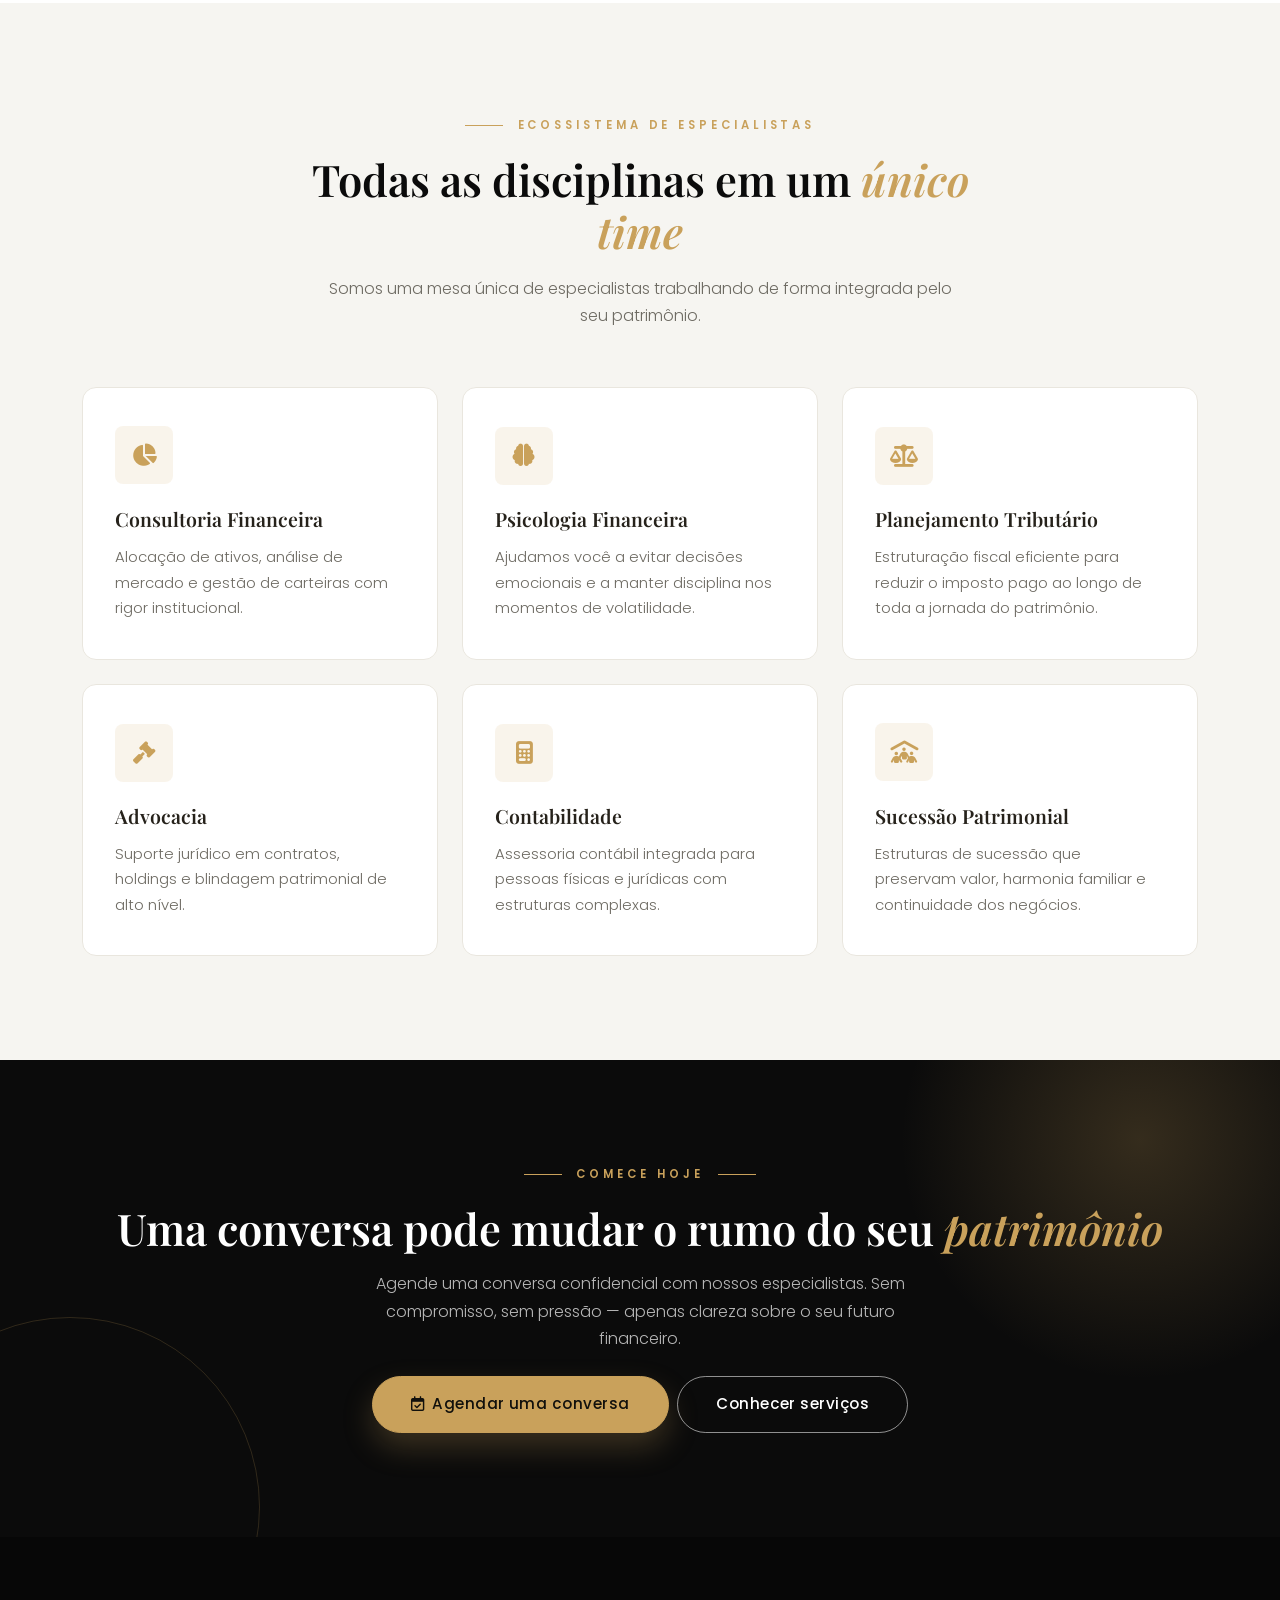
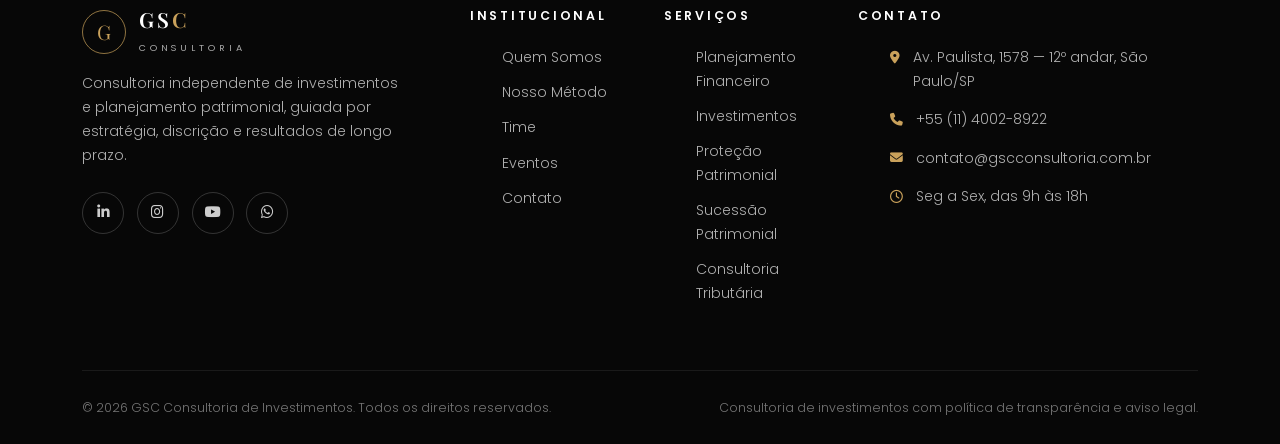
<file: metodo.html>
<!DOCTYPE html>
<html lang="pt-BR">
<head>
  <!-- ==================================================================
       GSC CONSULTORIA — Método
       ================================================================== -->
  <meta charset="UTF-8">
  <meta name="viewport" content="width=device-width, initial-scale=1.0">
  <title>Método | GSC Consultoria de Investimentos</title>
  <meta name="description" content="Conheça o método GSC: diagnóstico, planejamento, estratégia, implementação e acompanhamento contínuo do seu patrimônio.">

  <link rel="icon" href="data:image/svg+xml,%3Csvg xmlns='http://www.w3.org/2000/svg' viewBox='0 0 100 100'%3E%3Ccircle cx='50' cy='50' r='48' fill='%230B0B0B'/%3E%3Ctext x='50' y='68' font-size='52' font-family='Georgia,serif' fill='%23C9A15B' text-anchor='middle'%3EG%3C/text%3E%3C/svg%3E">

  <!-- Google Fonts -->
  <link rel="preconnect" href="https://fonts.googleapis.com">
  <link rel="preconnect" href="https://fonts.gstatic.com" crossorigin>
  <link href="https://fonts.googleapis.com/css2?family=Playfair+Display:ital,wght@0,400;0,500;0,600;0,700;1,400;1,500&family=Poppins:wght@300;400;500;600&display=swap" rel="stylesheet">

  <!-- Bootstrap 5 -->
  <link href="https://cdn.jsdelivr.net/npm/bootstrap@5.3.3/dist/css/bootstrap.min.css" rel="stylesheet">

  <!-- Font Awesome -->
  <link rel="stylesheet" href="https://cdnjs.cloudflare.com/ajax/libs/font-awesome/6.5.2/css/all.min.css">

  <!-- AOS -->
  <link href="https://unpkg.com/aos@2.3.1/dist/aos.css" rel="stylesheet">

  <!-- Estilos do projeto -->
  <link href="css/style.css?v=2" rel="stylesheet">
</head>

<body data-page="metodo">

  <!-- CABEÇALHO — injetado via js/script.js -->
  <header id="site-header" class="site-header"></header>

  <main>

    <!-- ============================================================
         HERO (página interna)
         ============================================================ -->
    <section class="hero hero-sub">
      <div class="hero-bg" style="background-image: url('img/hero-metodo.jpg');" role="img" aria-label="Reunião de planejamento estratégico em mesa de vidro"></div>

      <div class="container">
        <span class="hero-eyebrow" data-aos="fade-up">Nosso método</span>
        <h1 class="hero-title" data-aos="fade-up" data-aos-delay="100">
          Um método próprio, <span class="accent">construído na prática</span>
        </h1>
        <p class="hero-subtitle" data-aos="fade-up" data-aos-delay="200">
          Cinco etapas que transformam complexidade em clareza e decisões em disciplina.
        </p>
        <div class="hero-breadcrumb" data-aos="fade-up" data-aos-delay="300">
          <a href="index.html">Home</a><span class="sep">/</span><span>Método</span>
        </div>
      </div>
    </section>

    <!-- ============================================================
         INTRODUÇÃO AO MÉTODO
         ============================================================ -->
    <section class="section pb-0">
      <div class="container">
        <div class="row align-items-center g-5">
          <div class="col-lg-6" data-aos="fade-right">
            <span class="section-label">Nossa metodologia</span>
            <h2 class="section-title">Estrutura e disciplina em <span class="accent">cada etapa</span></h2>
            <p class="text-muted">
              O Método GSC é a formalização do que aprendemos em mais de uma década cuidando de
              patrimônios complexos. Ele garante que nenhuma decisão seja tomada por impulso e que
              cada movimento esteja alinhado ao seu plano de vida.
            </p>
          </div>
          <div class="col-lg-6" data-aos="fade-left">
            <div class="bg-gray-lux rounded-4 p-4 p-lg-5">
              <div class="d-flex align-items-center gap-3 mb-4">
                <i class="fa-solid fa-circle-check text-gold fa-xl"></i>
                <div>
                  <strong class="d-block">Processo transparente</strong>
                  <span class="small text-muted">Você acompanha cada etapa</span>
                </div>
              </div>
              <div class="d-flex align-items-center gap-3 mb-4">
                <i class="fa-solid fa-circle-check text-gold fa-xl"></i>
                <div>
                  <strong class="d-block">Decisões racionais</strong>
                  <span class="small text-muted">Baseadas em dados e cenários</span>
                </div>
              </div>
              <div class="d-flex align-items-center gap-3">
                <i class="fa-solid fa-circle-check text-gold fa-xl"></i>
                <div>
                  <strong class="d-block">Acompanhamento contínuo</strong>
                  <span class="small text-muted">Revisões periódicas de rota</span>
                </div>
              </div>
            </div>
          </div>
        </div>
      </div>
    </section>

    <!-- ============================================================
         TIMELINE DO MÉTODO — 5 etapas com checklist
         ============================================================ -->
    <section class="section">
      <div class="container">
        <div class="section-head" data-aos="fade-up">
          <span class="section-label">Etapas do método</span>
          <h2 class="section-title">Cinco etapas, um único <span class="accent">propósito</span></h2>
        </div>

        <div class="row g-5 justify-content-center">
          <div class="col-lg-9">

            <!-- ETAPA 1 — Diagnóstico -->
            <article class="method-item" data-aos="fade-up">
              <div class="method-num">01</div>
              <div class="method-body">
                <div class="method-head">
                  <span class="method-icon"><i class="fa-solid fa-stethoscope"></i></span>
                  <h3 class="method-title">Diagnóstico</h3>
                </div>
                <p class="text-muted">
                  Começamos por ouvir. Mapeamos sua situação financeira completa, seus objetivos,
                  restrições e sua tolerância real a risco — antes de qualquer recomendação.
                </p>
                <ul class="method-checklist">
                  <li><i class="fa-solid fa-check"></i>Raio-x patrimonial completo</li>
                  <li><i class="fa-solid fa-check"></i>Definição de objetivos de vida</li>
                  <li><i class="fa-solid fa-check"></i>Perfil de investidor detalhado</li>
                  <li><i class="fa-solid fa-check"></i>Mapeamento de riscos e passivos</li>
                </ul>
              </div>
            </article>

            <!-- ETAPA 2 — Planejamento -->
            <article class="method-item" data-aos="fade-up">
              <div class="method-num">02</div>
              <div class="method-body">
                <div class="method-head">
                  <span class="method-icon"><i class="fa-solid fa-map-location-dot"></i></span>
                  <h3 class="method-title">Planejamento</h3>
                </div>
                <p class="text-muted">
                  Construímos o plano patrimonial sob medida: metas quantificadas, fluxo de caixa,
                  reservas de emergência e a arquitetura ideal para o seu patrimônio.
                </p>
                <ul class="method-checklist">
                  <li><i class="fa-solid fa-check"></i>Plano financeiro personalizado</li>
                  <li><i class="fa-solid fa-check"></i>Projeções de longo prazo</li>
                  <li><i class="fa-solid fa-check"></i>Estruturação de reservas</li>
                  <li><i class="fa-solid fa-check"></i>Prioridades e prazos definidos</li>
                </ul>
              </div>
            </article>

            <!-- ETAPA 3 — Estratégia -->
            <article class="method-item" data-aos="fade-up">
              <div class="method-num">03</div>
              <div class="method-body">
                <div class="method-head">
                  <span class="method-icon"><i class="fa-solid fa-chess-knight"></i></span>
                  <h3 class="method-title">Estratégia</h3>
                </div>
                <p class="text-muted">
                  Traduzimos o plano em alocação: classes de ativos, mercados, moedas e estruturas
                  que equilibram retorno, risco e liquidez para o seu perfil.
                </p>
                <ul class="method-checklist">
                  <li><i class="fa-solid fa-check"></i>Alocação estratégica global</li>
                  <li><i class="fa-solid fa-check"></i>Seleção de ativos e gestores</li>
                  <li><i class="fa-solid fa-check"></i>Diversificação por moedas</li>
                  <li><i class="fa-solid fa-check"></i>Análise de cenários e estresse</li>
                </ul>
              </div>
            </article>

            <!-- ETAPA 4 — Implementação -->
            <article class="method-item" data-aos="fade-up">
              <div class="method-num">04</div>
              <div class="method-body">
                <div class="method-head">
                  <span class="method-icon"><i class="fa-solid fa-wrench"></i></span>
                  <h3 class="method-title">Implementação</h3>
                </div>
                <p class="text-muted">
                  Executamos com precisão cirúrgica: negociação de custos, migração de ativos,
                  estruturação jurídica e tudo o mais que o plano exigir — com total transparência.
                </p>
                <ul class="method-checklist">
                  <li><i class="fa-solid fa-check"></i>Execução sem ruído emocional</li>
                  <li><i class="fa-solid fa-check"></i>Negociação de taxas e custos</li>
                  <li><i class="fa-solid fa-check"></i>Regularização documental</li>
                  <li><i class="fa-solid fa-check"></i>Governança de cada decisão</li>
                </ul>
              </div>
            </article>

            <!-- ETAPA 5 — Acompanhamento -->
            <article class="method-item" data-aos="fade-up">
              <div class="method-num">05</div>
              <div class="method-body">
                <div class="method-head">
                  <span class="method-icon"><i class="fa-solid fa-rotate"></i></span>
                  <h3 class="method-title">Acompanhamento</h3>
                </div>
                <p class="text-muted">
                  O patrimônio muda, o mercado muda e você muda. Revisamos periodicamente o plano,
                  rebalanceamos a carteira e ajustamos a rota sempre que necessário.
                </p>
                <ul class="method-checklist">
                  <li><i class="fa-solid fa-check"></i>Revisões trimestrais</li>
                  <li><i class="fa-solid fa-check"></i>Relatórios de performance</li>
                  <li><i class="fa-solid fa-check"></i>Rebalanceamento da carteira</li>
                  <li><i class="fa-solid fa-check"></i>Reuniões anuais de plano</li>
                </ul>
              </div>
            </article>

          </div>
        </div>
      </div>
    </section>

    <!-- ============================================================
         ECOSSISTEMA DE ESPECIALISTAS
         ============================================================ -->
    <section class="section bg-gray-lux">
      <div class="container">
        <div class="section-head" data-aos="fade-up">
          <span class="section-label">Ecossistema de especialistas</span>
          <h2 class="section-title">Todas as disciplinas em um <span class="accent">único time</span></h2>
          <p class="section-subtitle mx-auto">Somos uma mesa única de especialistas trabalhando de forma integrada pelo seu patrimônio.</p>
        </div>

        <div class="row g-4">
          <div class="col-md-6 col-lg-4" data-aos="fade-up">
            <div class="lux-card">
              <span class="card-icon"><i class="fa-solid fa-chart-pie"></i></span>
              <h3 class="card-title">Consultoria Financeira</h3>
              <p class="card-text">Alocação de ativos, análise de mercado e gestão de carteiras com rigor institucional.</p>
            </div>
          </div>
          <div class="col-md-6 col-lg-4" data-aos="fade-up" data-aos-delay="100">
            <div class="lux-card">
              <span class="card-icon"><i class="fa-solid fa-brain"></i></span>
              <h3 class="card-title">Psicologia Financeira</h3>
              <p class="card-text">Ajudamos você a evitar decisões emocionais e a manter disciplina nos momentos de volatilidade.</p>
            </div>
          </div>
          <div class="col-md-6 col-lg-4" data-aos="fade-up" data-aos-delay="200">
            <div class="lux-card">
              <span class="card-icon"><i class="fa-solid fa-scale-balanced"></i></span>
              <h3 class="card-title">Planejamento Tributário</h3>
              <p class="card-text">Estruturação fiscal eficiente para reduzir o imposto pago ao longo de toda a jornada do patrimônio.</p>
            </div>
          </div>
          <div class="col-md-6 col-lg-4" data-aos="fade-up">
            <div class="lux-card">
              <span class="card-icon"><i class="fa-solid fa-gavel"></i></span>
              <h3 class="card-title">Advocacia</h3>
              <p class="card-text">Suporte jurídico em contratos, holdings e blindagem patrimonial de alto nível.</p>
            </div>
          </div>
          <div class="col-md-6 col-lg-4" data-aos="fade-up" data-aos-delay="100">
            <div class="lux-card">
              <span class="card-icon"><i class="fa-solid fa-calculator"></i></span>
              <h3 class="card-title">Contabilidade</h3>
              <p class="card-text">Assessoria contábil integrada para pessoas físicas e jurídicas com estruturas complexas.</p>
            </div>
          </div>
          <div class="col-md-6 col-lg-4" data-aos="fade-up" data-aos-delay="200">
            <div class="lux-card">
              <span class="card-icon"><i class="fa-solid fa-people-roof"></i></span>
              <h3 class="card-title">Sucessão Patrimonial</h3>
              <p class="card-text">Estruturas de sucessão que preservam valor, harmonia familiar e continuidade dos negócios.</p>
            </div>
          </div>
        </div>
      </div>
    </section>

    <!-- BANNER CTA — injetado via js/script.js -->
    <section class="cta-banner" id="cta-banner"></section>

  </main>

  <!-- RODAPÉ — injetado via js/script.js -->
  <footer id="site-footer" class="site-footer"></footer>

  <!-- Botão voltar ao topo -->
  <button class="back-to-top" id="back-to-top" aria-label="Voltar ao topo">
    <i class="fa-solid fa-chevron-up"></i>
  </button>

  <!-- SCRIPTS -->
  <script src="https://cdn.jsdelivr.net/npm/bootstrap@5.3.3/dist/js/bootstrap.bundle.min.js"></script>
  <script src="https://unpkg.com/aos@2.3.1/dist/aos.js"></script>
  <script src="js/script.js?v=2"></script>
</body>
</html>
</file>
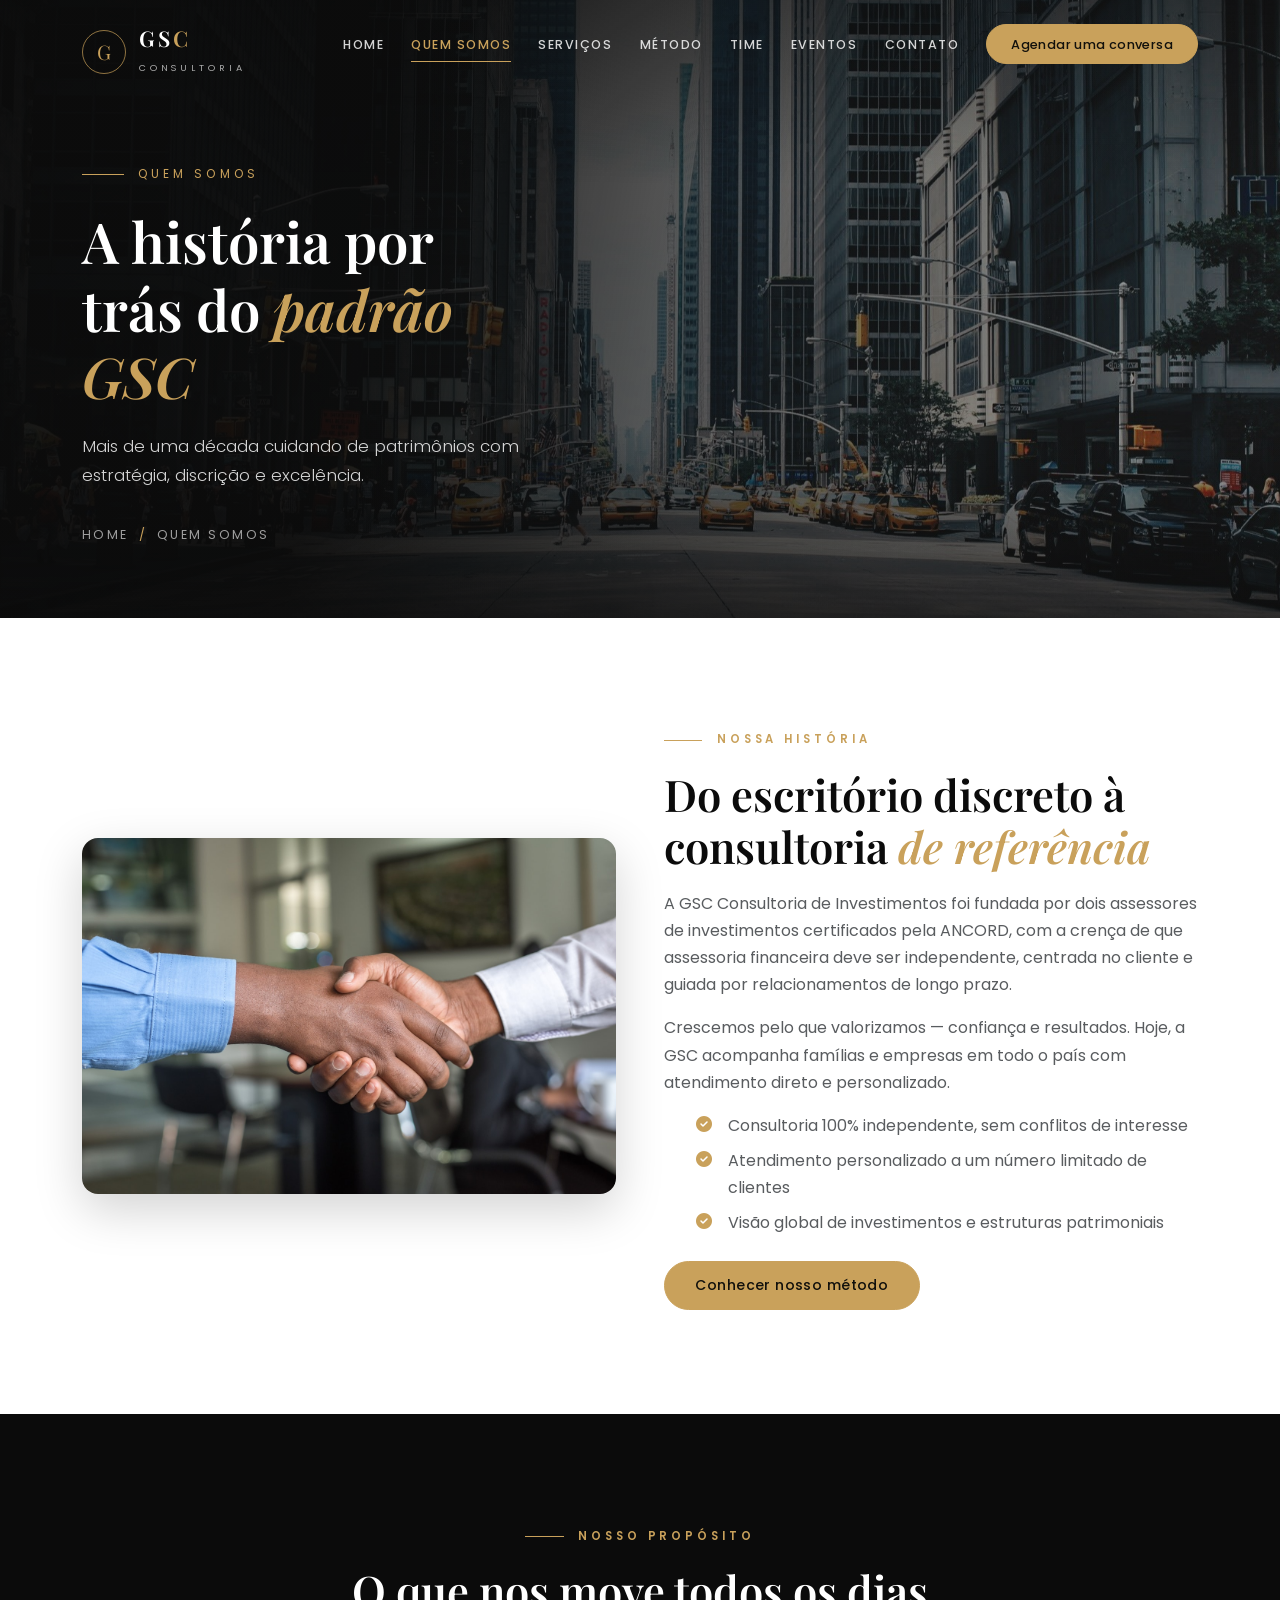
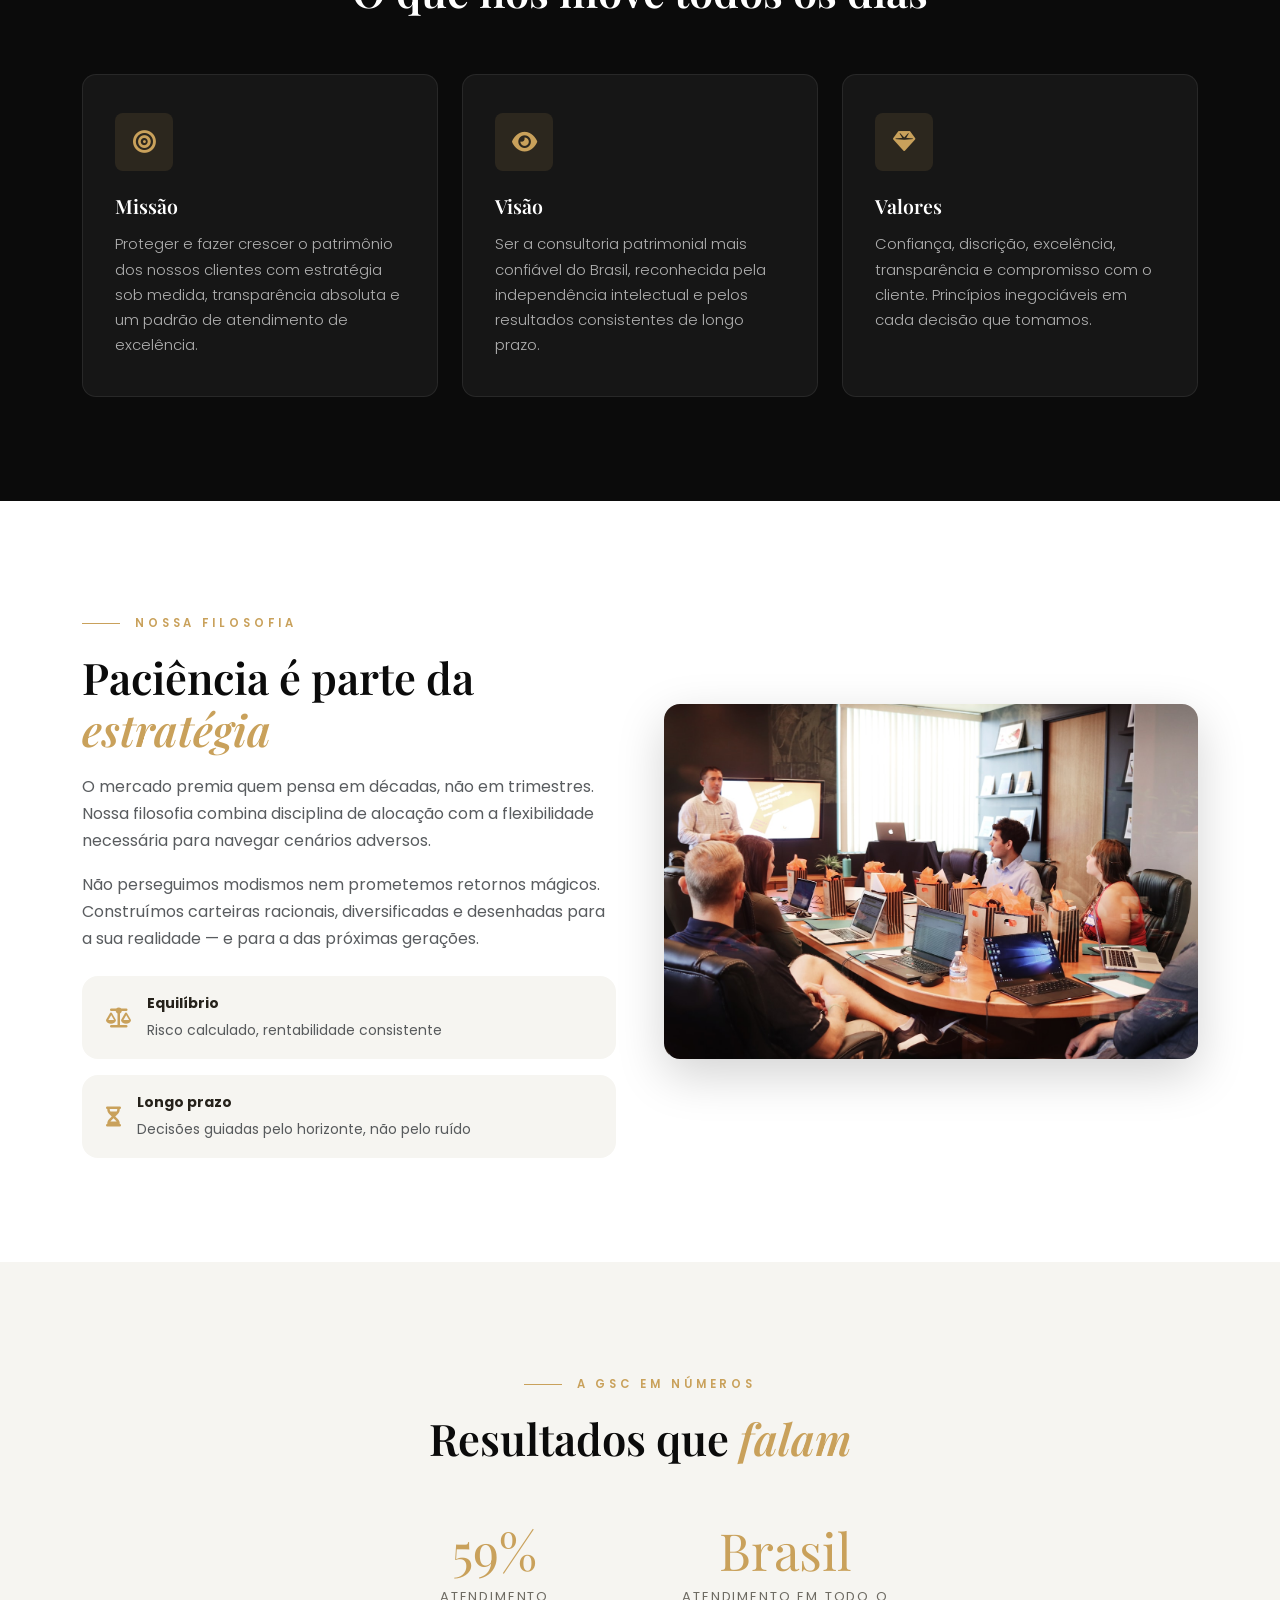
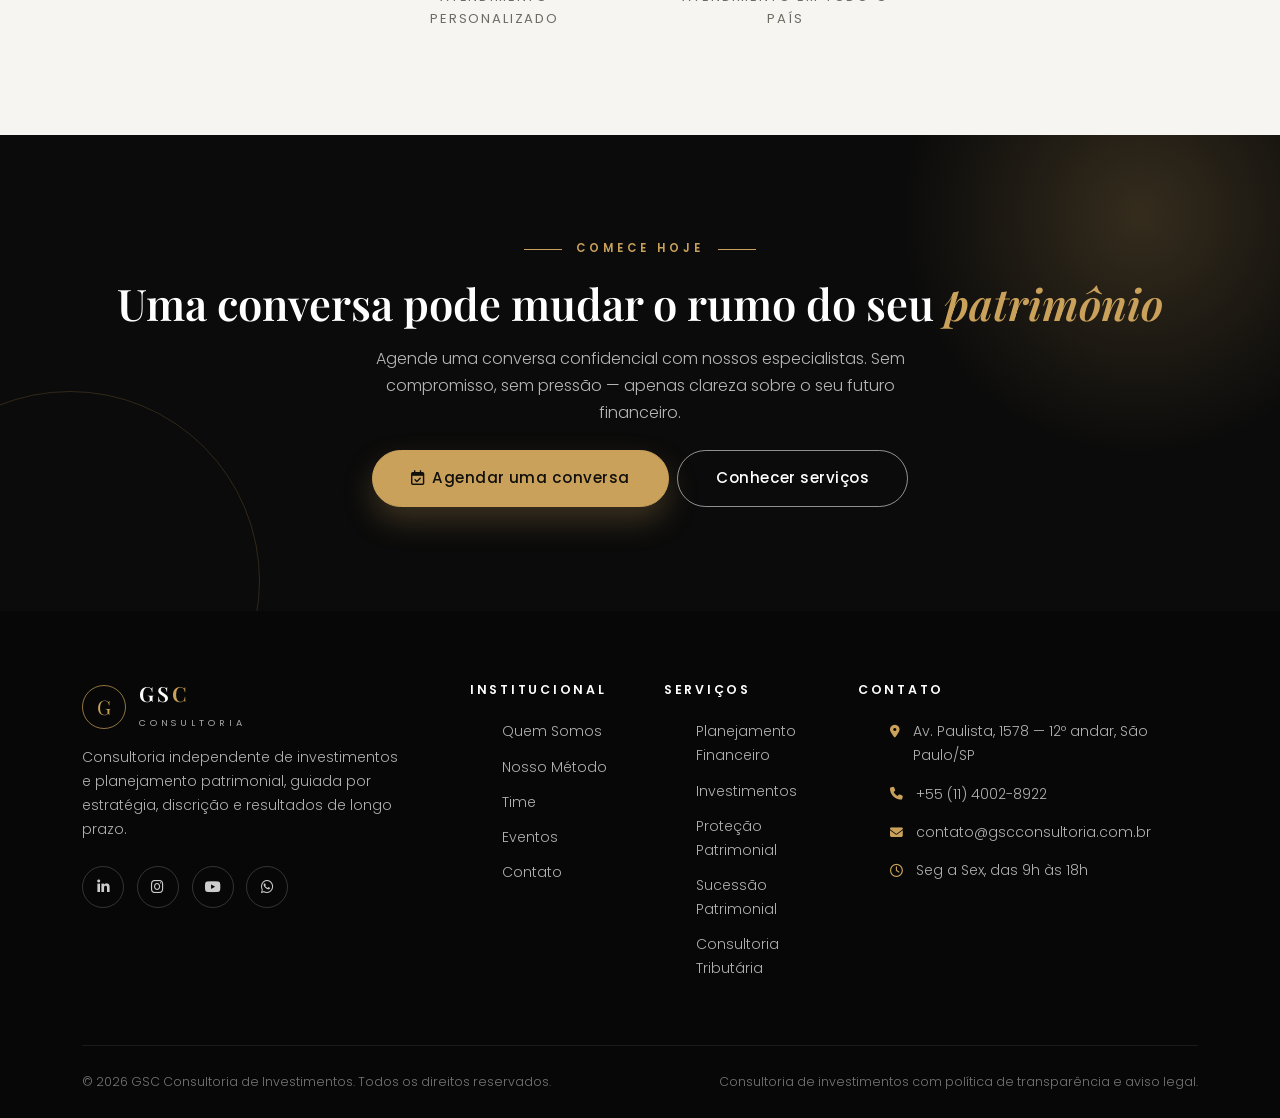
<file: quem-somos.html>
<!DOCTYPE html>
<html lang="pt-BR">
<head>
  <!-- ==================================================================
       GSC CONSULTORIA — Quem Somos
       ================================================================== -->
  <meta charset="UTF-8">
  <meta name="viewport" content="width=device-width, initial-scale=1.0">
  <title>Quem Somos | GSC Consultoria de Investimentos</title>
  <meta name="description" content="Conheça a história, missão, visão e valores da GSC Consultoria de Investimentos — consultoria independente de investimentos e planejamento patrimonial.">

  <link rel="icon" href="data:image/svg+xml,%3Csvg xmlns='http://www.w3.org/2000/svg' viewBox='0 0 100 100'%3E%3Ccircle cx='50' cy='50' r='48' fill='%230B0B0B'/%3E%3Ctext x='50' y='68' font-size='52' font-family='Georgia,serif' fill='%23C9A15B' text-anchor='middle'%3EG%3C/text%3E%3C/svg%3E">

  <!-- Google Fonts -->
  <link rel="preconnect" href="https://fonts.googleapis.com">
  <link rel="preconnect" href="https://fonts.gstatic.com" crossorigin>
  <link href="https://fonts.googleapis.com/css2?family=Playfair+Display:ital,wght@0,400;0,500;0,600;0,700;1,400;1,500&family=Poppins:wght@300;400;500;600&display=swap" rel="stylesheet">

  <!-- Bootstrap 5 -->
  <link href="https://cdn.jsdelivr.net/npm/bootstrap@5.3.3/dist/css/bootstrap.min.css" rel="stylesheet">

  <!-- Font Awesome -->
  <link rel="stylesheet" href="https://cdnjs.cloudflare.com/ajax/libs/font-awesome/6.5.2/css/all.min.css">

  <!-- AOS -->
  <link href="https://unpkg.com/aos@2.3.1/dist/aos.css" rel="stylesheet">

  <!-- Estilos do projeto -->
  <link href="css/style.css?v=2" rel="stylesheet">
</head>

<body data-page="quem">

  <!-- CABEÇALHO — injetado via js/script.js -->
  <header id="site-header" class="site-header"></header>

  <main>

    <!-- ============================================================
         HERO (página interna)
         ============================================================ -->
    <section class="hero hero-sub">
      <div class="hero-bg" style="background-image: url('img/hero-quem-somos.jpg');" role="img" aria-label="Vista da cidade ao entardecer"></div>

      <div class="container">
        <span class="hero-eyebrow" data-aos="fade-up">Quem somos</span>
        <h1 class="hero-title" data-aos="fade-up" data-aos-delay="100">
          A história por trás do <span class="accent">padrão GSC</span>
        </h1>
        <p class="hero-subtitle" data-aos="fade-up" data-aos-delay="200">
          Mais de uma década cuidando de patrimônios com estratégia, discrição e excelência.
        </p>
        <div class="hero-breadcrumb" data-aos="fade-up" data-aos-delay="300">
          <a href="index.html">Home</a><span class="sep">/</span><span>Quem Somos</span>
        </div>
      </div>
    </section>

    <!-- ============================================================
         NOSSA HISTÓRIA — bloco imagem esquerda / texto direita
         ============================================================ -->
    <section class="section">
      <div class="container">
        <div class="row align-items-center g-5">
          <div class="col-lg-6" data-aos="fade-right">
            <img src="img/sobre-historia.jpg" alt="Aperto de mãos em reunião de negócios" class="img-fluid rounded-4 shadow-lg">
          </div>
          <div class="col-lg-6" data-aos="fade-left">
            <span class="section-label">Nossa história</span>
            <h2 class="section-title">Do escritório discreto à consultoria <span class="accent">de referência</span></h2>
            <p class="text-muted mb-3">
              A GSC Consultoria de Investimentos foi fundada por dois assessores de investimentos
              certificados pela ANCORD, com a crença de que assessoria financeira deve ser
              independente, centrada no cliente e guiada por relacionamentos de longo prazo.
            </p>
            <p class="text-muted mb-3">
              Crescemos pelo que valorizamos — confiança e resultados. Hoje, a GSC acompanha famílias
              e empresas em todo o país com atendimento direto e personalizado.
            </p>

            <ul class="mb-4">
              <li class="d-flex align-items-start gap-3 mb-2">
                <i class="fa-solid fa-circle-check text-gold mt-1"></i>
                <span class="text-muted">Consultoria 100% independente, sem conflitos de interesse</span>
              </li>
              <li class="d-flex align-items-start gap-3 mb-2">
                <i class="fa-solid fa-circle-check text-gold mt-1"></i>
                <span class="text-muted">Atendimento personalizado a um número limitado de clientes</span>
              </li>
              <li class="d-flex align-items-start gap-3">
                <i class="fa-solid fa-circle-check text-gold mt-1"></i>
                <span class="text-muted">Visão global de investimentos e estruturas patrimoniais</span>
              </li>
            </ul>

            <a href="metodo.html" class="btn btn-gold">Conhecer nosso método</a>
          </div>
        </div>
      </div>
    </section>

    <!-- ============================================================
         MISSÃO, VISÃO E VALORES
         ============================================================ -->
    <section class="section bg-dark-lux">
      <div class="container">
        <div class="section-head" data-aos="fade-up">
          <span class="section-label">Nosso propósito</span>
          <h2 class="section-title on-dark">O que nos move todos os dias</h2>
        </div>

        <div class="row g-4">
          <div class="col-md-6 col-lg-4" data-aos="fade-up">
            <div class="lux-card lux-card--dark">
              <span class="card-icon"><i class="fa-solid fa-bullseye"></i></span>
              <h3 class="card-title">Missão</h3>
              <p class="card-text">Proteger e fazer crescer o patrimônio dos nossos clientes com estratégia
                sob medida, transparência absoluta e um padrão de atendimento de excelência.</p>
            </div>
          </div>
          <div class="col-md-6 col-lg-4" data-aos="fade-up" data-aos-delay="100">
            <div class="lux-card lux-card--dark">
              <span class="card-icon"><i class="fa-solid fa-eye"></i></span>
              <h3 class="card-title">Visão</h3>
              <p class="card-text">Ser a consultoria patrimonial mais confiável do Brasil, reconhecida
                pela independência intelectual e pelos resultados consistentes de longo prazo.</p>
            </div>
          </div>
          <div class="col-md-6 col-lg-4" data-aos="fade-up" data-aos-delay="200">
            <div class="lux-card lux-card--dark">
              <span class="card-icon"><i class="fa-solid fa-gem"></i></span>
              <h3 class="card-title">Valores</h3>
              <p class="card-text">Confiança, discrição, excelência, transparência e compromisso com o
                cliente. Princípios inegociáveis em cada decisão que tomamos.</p>
            </div>
          </div>
        </div>
      </div>
    </section>

    <!-- ============================================================
         FILOSOFIA — bloco imagem direita / texto esquerda
         ============================================================ -->
    <section class="section">
      <div class="container">
        <div class="row align-items-center g-5">
          <div class="col-lg-6 order-lg-2" data-aos="fade-left">
            <img src="img/sobre-filosofia.jpg" alt="Reunião estratégica em sala de conferências" class="img-fluid rounded-4 shadow-lg">
          </div>
          <div class="col-lg-6 order-lg-1" data-aos="fade-right">
            <span class="section-label">Nossa filosofia</span>
            <h2 class="section-title">Paciência é parte da <span class="accent">estratégia</span></h2>
            <p class="text-muted mb-3">
              O mercado premia quem pensa em décadas, não em trimestres. Nossa filosofia combina
              disciplina de alocação com a flexibilidade necessária para navegar cenários adversos.
            </p>
            <p class="text-muted mb-4">
              Não perseguimos modismos nem prometemos retornos mágicos. Construímos carteiras
              racionais, diversificadas e desenhadas para a sua realidade — e para a das próximas
              gerações.
            </p>

            <div class="d-flex align-items-center gap-3 bg-gray-lux rounded-4 px-4 py-3 mb-3">
              <i class="fa-solid fa-scale-balanced text-gold fa-lg"></i>
              <div>
                <strong class="d-block small">Equilíbrio</strong>
                <span class="small text-muted">Risco calculado, rentabilidade consistente</span>
              </div>
            </div>
            <div class="d-flex align-items-center gap-3 bg-gray-lux rounded-4 px-4 py-3">
              <i class="fa-solid fa-hourglass-half text-gold fa-lg"></i>
              <div>
                <strong class="d-block small">Longo prazo</strong>
                <span class="small text-muted">Decisões guiadas pelo horizonte, não pelo ruído</span>
              </div>
            </div>
          </div>
        </div>
      </div>
    </section>

    <!-- ============================================================
         NÚMEROS DA EMPRESA — contadores animados
         ============================================================ -->
    <section class="section bg-gray-lux">
      <div class="container">
        <div class="section-head" data-aos="fade-up">
          <span class="section-label">A GSC em números</span>
          <h2 class="section-title">Resultados que <span class="accent">falam</span></h2>
        </div>

        <div class="row g-5 align-items-center justify-content-center">
          <div class="col-6 col-lg-3" data-aos="fade-up">
            <div class="counter-item">
              <div class="counter-number" data-count="100" data-suffix="%">100%</div>
              <div class="counter-label">Atendimento personalizado</div>
            </div>
          </div>
          <div class="col-6 col-lg-3" data-aos="fade-up" data-aos-delay="100">
            <div class="counter-item">
              <div class="counter-number">Brasil</div>
              <div class="counter-label">Atendimento em todo o país</div>
            </div>
          </div>
        </div>
      </div>
    </section>

    <!-- BANNER CTA — injetado via js/script.js -->
    <section class="cta-banner" id="cta-banner"></section>

  </main>

  <!-- RODAPÉ — injetado via js/script.js -->
  <footer id="site-footer" class="site-footer"></footer>

  <!-- Botão voltar ao topo -->
  <button class="back-to-top" id="back-to-top" aria-label="Voltar ao topo">
    <i class="fa-solid fa-chevron-up"></i>
  </button>

  <!-- SCRIPTS -->
  <script src="https://cdn.jsdelivr.net/npm/bootstrap@5.3.3/dist/js/bootstrap.bundle.min.js"></script>
  <script src="https://unpkg.com/aos@2.3.1/dist/aos.js"></script>
  <script src="js/script.js?v=2"></script>
</body>
</html>
</file>
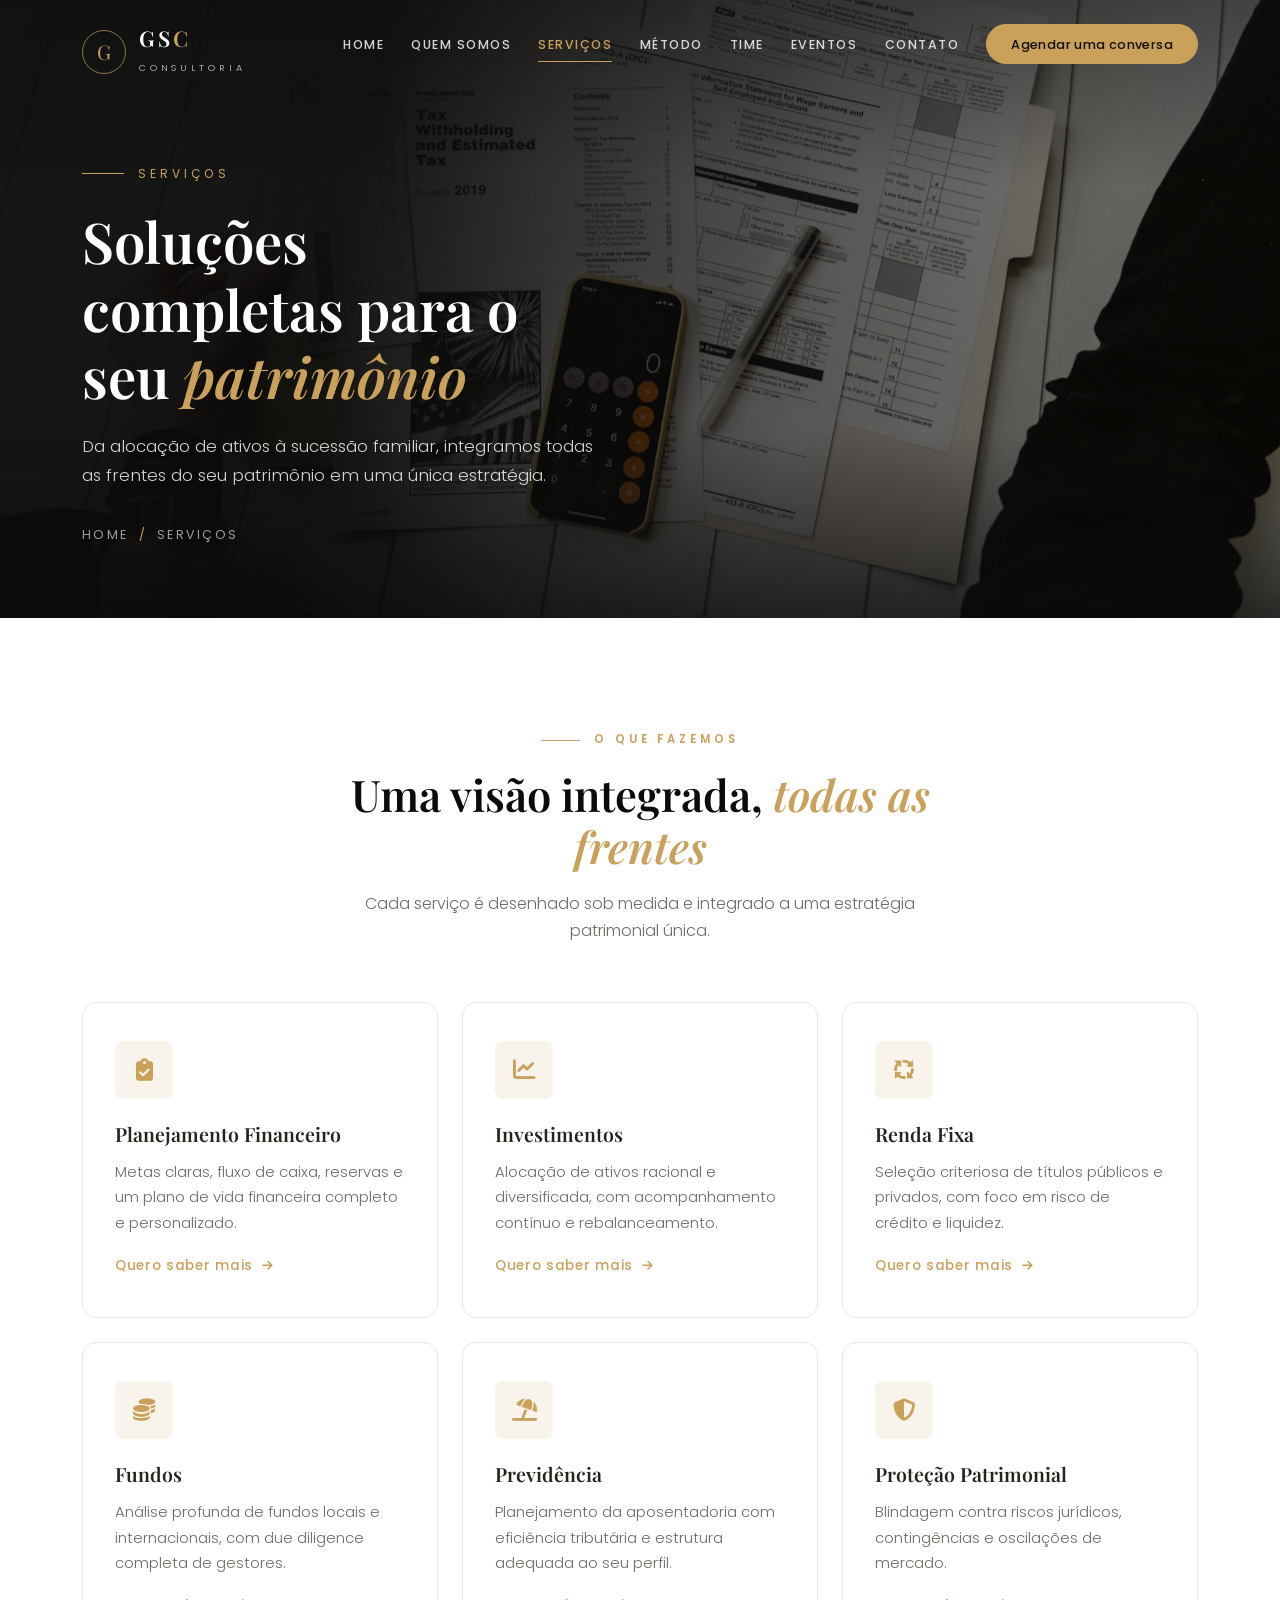
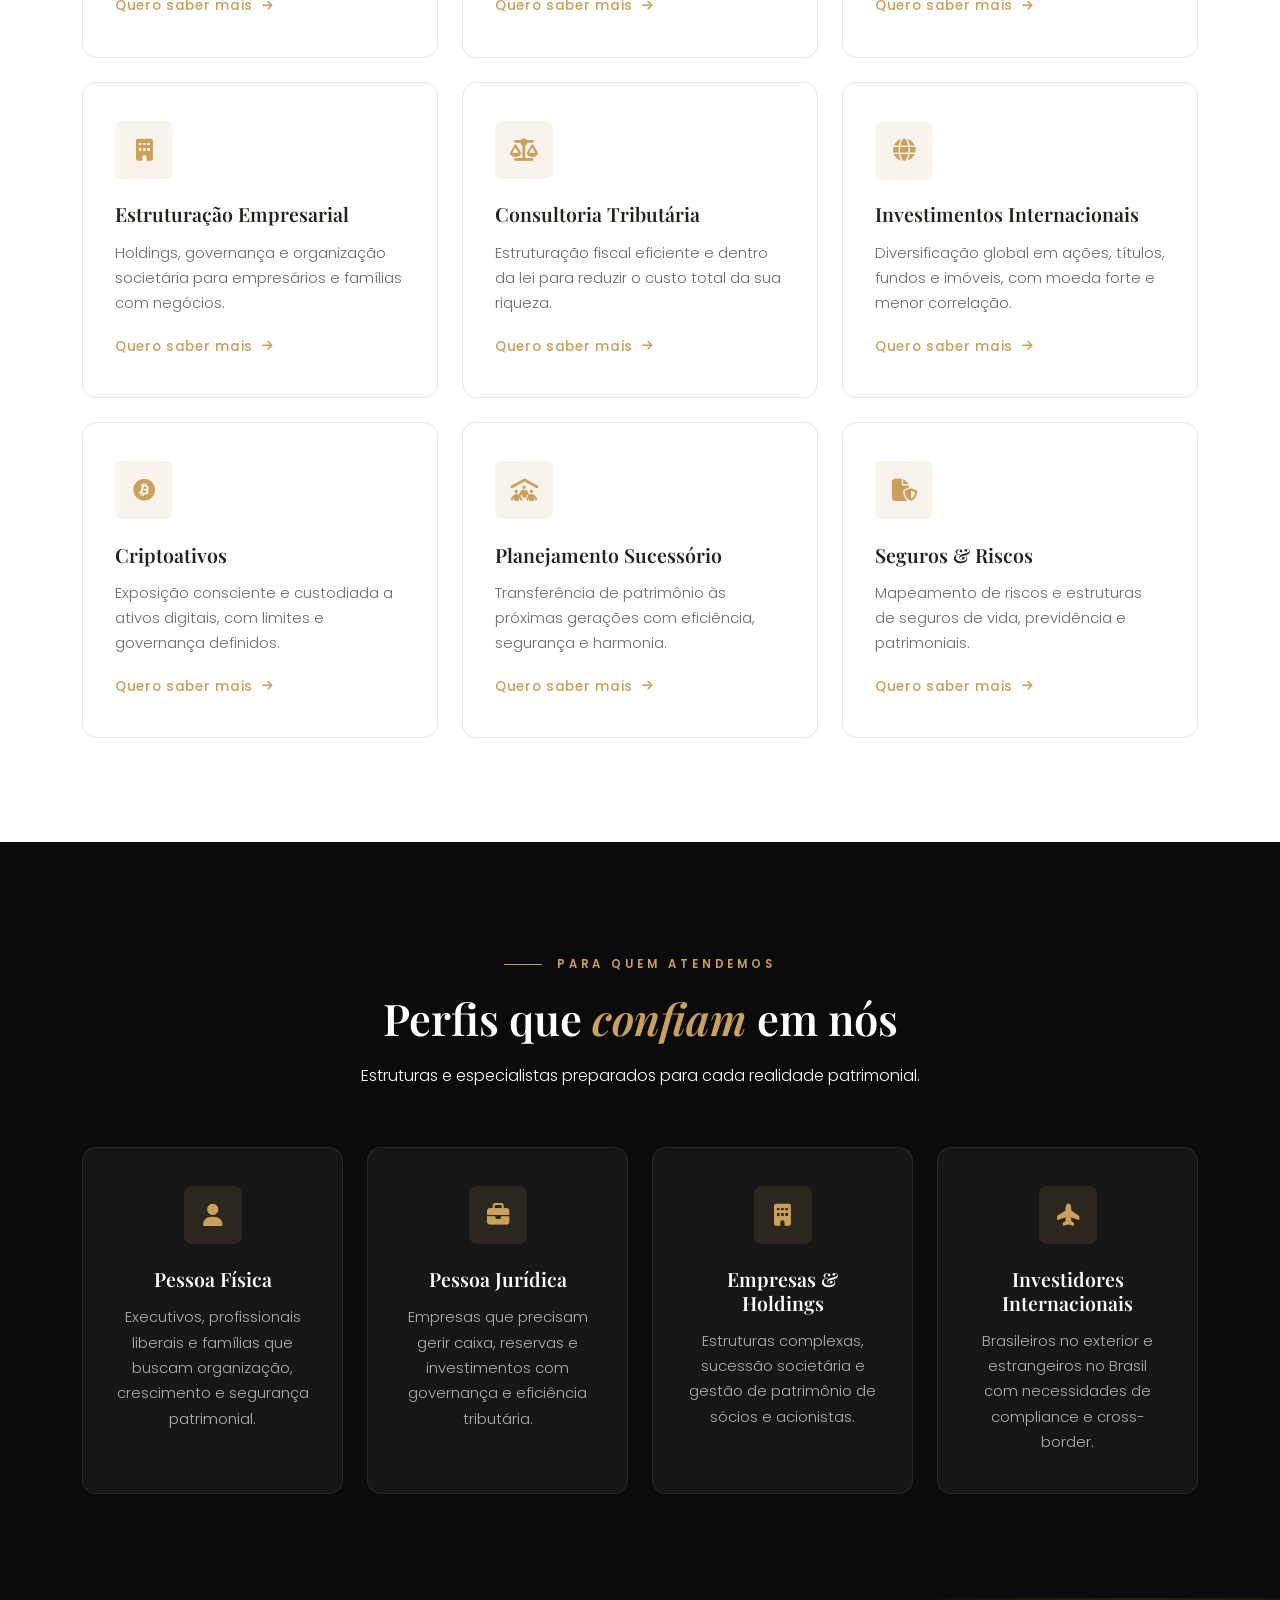
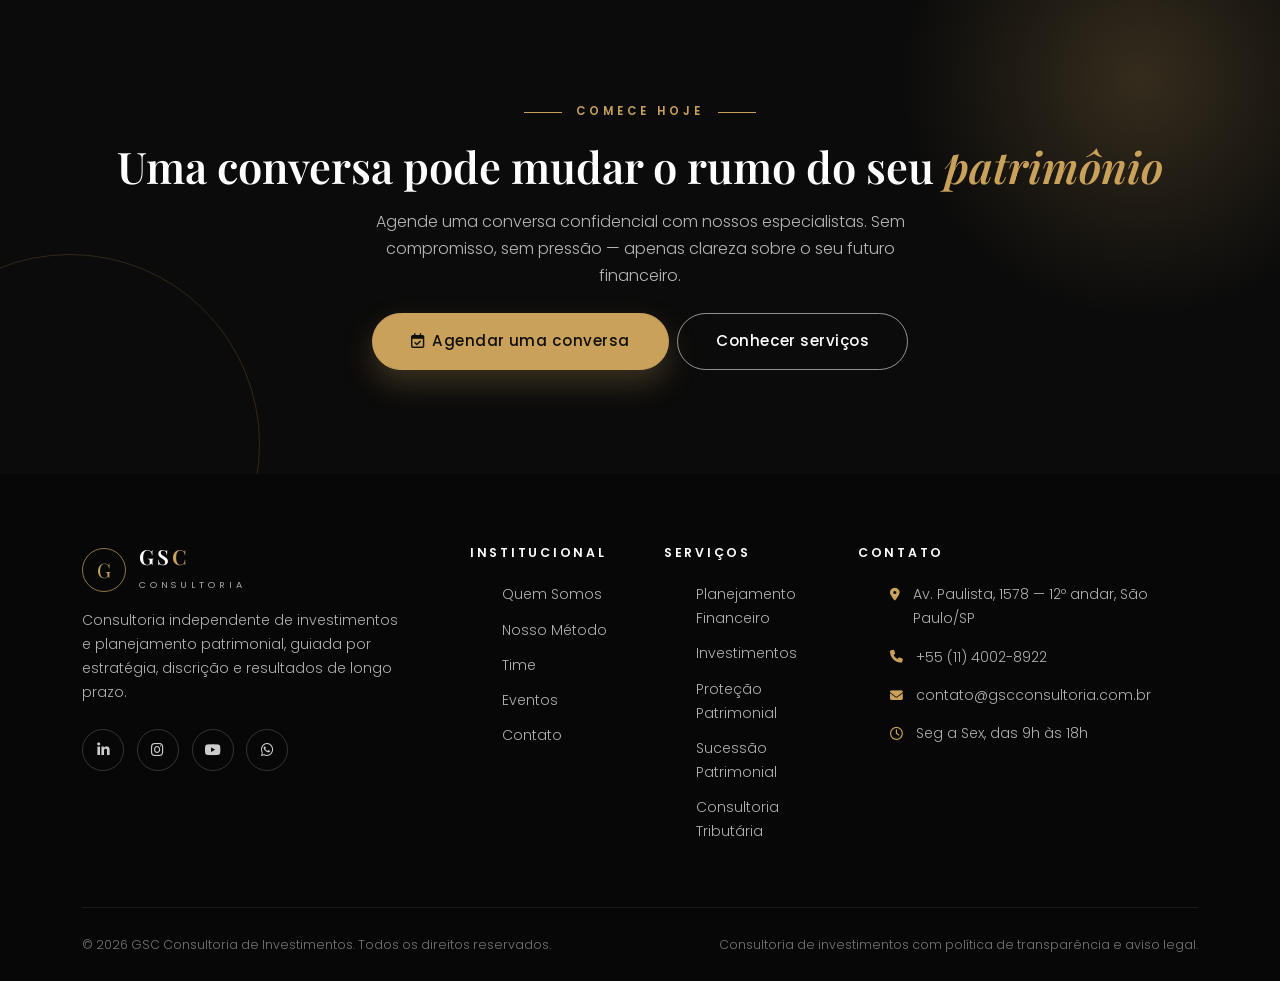
<file: servicos.html>
<!DOCTYPE html>
<html lang="pt-BR">
<head>
  <!-- ==================================================================
       GSC CONSULTORIA — Serviços
       ================================================================== -->
  <meta charset="UTF-8">
  <meta name="viewport" content="width=device-width, initial-scale=1.0">
  <title>Serviços | GSC Consultoria de Investimentos</title>
  <meta name="description" content="Planejamento financeiro, investimentos, proteção patrimonial, estruturação empresarial, consultoria tributária e muito mais.">

  <link rel="icon" href="data:image/svg+xml,%3Csvg xmlns='http://www.w3.org/2000/svg' viewBox='0 0 100 100'%3E%3Ccircle cx='50' cy='50' r='48' fill='%230B0B0B'/%3E%3Ctext x='50' y='68' font-size='52' font-family='Georgia,serif' fill='%23C9A15B' text-anchor='middle'%3EG%3C/text%3E%3C/svg%3E">

  <!-- Google Fonts -->
  <link rel="preconnect" href="https://fonts.googleapis.com">
  <link rel="preconnect" href="https://fonts.gstatic.com" crossorigin>
  <link href="https://fonts.googleapis.com/css2?family=Playfair+Display:ital,wght@0,400;0,500;0,600;0,700;1,400;1,500&family=Poppins:wght@300;400;500;600&display=swap" rel="stylesheet">

  <!-- Bootstrap 5 -->
  <link href="https://cdn.jsdelivr.net/npm/bootstrap@5.3.3/dist/css/bootstrap.min.css" rel="stylesheet">

  <!-- Font Awesome -->
  <link rel="stylesheet" href="https://cdnjs.cloudflare.com/ajax/libs/font-awesome/6.5.2/css/all.min.css">

  <!-- AOS -->
  <link href="https://unpkg.com/aos@2.3.1/dist/aos.css" rel="stylesheet">

  <!-- Estilos do projeto -->
  <link href="css/style.css?v=2" rel="stylesheet">
</head>

<body data-page="servicos">

  <!-- CABEÇALHO — injetado via js/script.js -->
  <header id="site-header" class="site-header"></header>

  <main>

    <!-- ============================================================
         HERO (página interna)
         ============================================================ -->
    <section class="hero hero-sub">
      <div class="hero-bg" style="background-image: url('img/hero-servicos.jpg');" role="img" aria-label="Mesa de trabalho com documentos financeiros"></div>

      <div class="container">
        <span class="hero-eyebrow" data-aos="fade-up">Serviços</span>
        <h1 class="hero-title" data-aos="fade-up" data-aos-delay="100">
          Soluções completas para o seu <span class="accent">patrimônio</span>
        </h1>
        <p class="hero-subtitle" data-aos="fade-up" data-aos-delay="200">
          Da alocação de ativos à sucessão familiar, integramos todas as frentes do seu patrimônio
          em uma única estratégia.
        </p>
        <div class="hero-breadcrumb" data-aos="fade-up" data-aos-delay="300">
          <a href="index.html">Home</a><span class="sep">/</span><span>Serviços</span>
        </div>
      </div>
    </section>

    <!-- ============================================================
         GRID DE SERVIÇOS — cards
         ============================================================ -->
    <section class="section">
      <div class="container">
        <div class="section-head" data-aos="fade-up">
          <span class="section-label">O que fazemos</span>
          <h2 class="section-title">Uma visão integrada, <span class="accent">todas as frentes</span></h2>
          <p class="section-subtitle mx-auto">Cada serviço é desenhado sob medida e integrado a uma estratégia patrimonial única.</p>
        </div>

        <div class="row g-4">
          <!-- Planejamento Financeiro -->
          <div class="col-md-6 col-lg-4" data-aos="fade-up">
            <div class="lux-card">
              <span class="card-icon"><i class="fa-solid fa-clipboard-check"></i></span>
              <h3 class="card-title">Planejamento Financeiro</h3>
              <p class="card-text">Metas claras, fluxo de caixa, reservas e um plano de vida financeira completo e personalizado.</p>
              <a href="contato.html" class="read-more">Quero saber mais <i class="fa-solid fa-arrow-right"></i></a>
            </div>
          </div>

          <!-- Investimentos -->
          <div class="col-md-6 col-lg-4" data-aos="fade-up" data-aos-delay="50">
            <div class="lux-card">
              <span class="card-icon"><i class="fa-solid fa-chart-line"></i></span>
              <h3 class="card-title">Investimentos</h3>
              <p class="card-text">Alocação de ativos racional e diversificada, com acompanhamento contínuo e rebalanceamento.</p>
              <a href="contato.html" class="read-more">Quero saber mais <i class="fa-solid fa-arrow-right"></i></a>
            </div>
          </div>

          <!-- Renda Fixa -->
          <div class="col-md-6 col-lg-4" data-aos="fade-up" data-aos-delay="100">
            <div class="lux-card">
              <span class="card-icon"><i class="fa-solid fa-arrows-spin"></i></span>
              <h3 class="card-title">Renda Fixa</h3>
              <p class="card-text">Seleção criteriosa de títulos públicos e privados, com foco em risco de crédito e liquidez.</p>
              <a href="contato.html" class="read-more">Quero saber mais <i class="fa-solid fa-arrow-right"></i></a>
            </div>
          </div>

          <!-- Fundos -->
          <div class="col-md-6 col-lg-4" data-aos="fade-up">
            <div class="lux-card">
              <span class="card-icon"><i class="fa-solid fa-coins"></i></span>
              <h3 class="card-title">Fundos</h3>
              <p class="card-text">Análise profunda de fundos locais e internacionais, com due diligence completa de gestores.</p>
              <a href="contato.html" class="read-more">Quero saber mais <i class="fa-solid fa-arrow-right"></i></a>
            </div>
          </div>

          <!-- Previdência -->
          <div class="col-md-6 col-lg-4" data-aos="fade-up" data-aos-delay="50">
            <div class="lux-card">
              <span class="card-icon"><i class="fa-solid fa-umbrella-beach"></i></span>
              <h3 class="card-title">Previdência</h3>
              <p class="card-text">Planejamento da aposentadoria com eficiência tributária e estrutura adequada ao seu perfil.</p>
              <a href="contato.html" class="read-more">Quero saber mais <i class="fa-solid fa-arrow-right"></i></a>
            </div>
          </div>

          <!-- Proteção Patrimonial -->
          <div class="col-md-6 col-lg-4" data-aos="fade-up" data-aos-delay="100">
            <div class="lux-card">
              <span class="card-icon"><i class="fa-solid fa-shield-halved"></i></span>
              <h3 class="card-title">Proteção Patrimonial</h3>
              <p class="card-text">Blindagem contra riscos jurídicos, contingências e oscilações de mercado.</p>
              <a href="contato.html" class="read-more">Quero saber mais <i class="fa-solid fa-arrow-right"></i></a>
            </div>
          </div>

          <!-- Estruturação Empresarial -->
          <div class="col-md-6 col-lg-4" data-aos="fade-up">
            <div class="lux-card">
              <span class="card-icon"><i class="fa-solid fa-building"></i></span>
              <h3 class="card-title">Estruturação Empresarial</h3>
              <p class="card-text">Holdings, governança e organização societária para empresários e famílias com negócios.</p>
              <a href="contato.html" class="read-more">Quero saber mais <i class="fa-solid fa-arrow-right"></i></a>
            </div>
          </div>

          <!-- Consultoria Tributária -->
          <div class="col-md-6 col-lg-4" data-aos="fade-up" data-aos-delay="50">
            <div class="lux-card">
              <span class="card-icon"><i class="fa-solid fa-scale-balanced"></i></span>
              <h3 class="card-title">Consultoria Tributária</h3>
              <p class="card-text">Estruturação fiscal eficiente e dentro da lei para reduzir o custo total da sua riqueza.</p>
              <a href="contato.html" class="read-more">Quero saber mais <i class="fa-solid fa-arrow-right"></i></a>
            </div>
          </div>

          <!-- Investimentos Internacionais -->
          <div class="col-md-6 col-lg-4" data-aos="fade-up" data-aos-delay="100">
            <div class="lux-card">
              <span class="card-icon"><i class="fa-solid fa-globe"></i></span>
              <h3 class="card-title">Investimentos Internacionais</h3>
              <p class="card-text">Diversificação global em ações, títulos, fundos e imóveis, com moeda forte e menor correlação.</p>
              <a href="contato.html" class="read-more">Quero saber mais <i class="fa-solid fa-arrow-right"></i></a>
            </div>
          </div>

          <!-- Criptoativos -->
          <div class="col-md-6 col-lg-4" data-aos="fade-up">
            <div class="lux-card">
              <span class="card-icon"><i class="fa-brands fa-bitcoin"></i></span>
              <h3 class="card-title">Criptoativos</h3>
              <p class="card-text">Exposição consciente e custodiada a ativos digitais, com limites e governança definidos.</p>
              <a href="contato.html" class="read-more">Quero saber mais <i class="fa-solid fa-arrow-right"></i></a>
            </div>
          </div>

          <!-- Planejamento Sucessório -->
          <div class="col-md-6 col-lg-4" data-aos="fade-up" data-aos-delay="50">
            <div class="lux-card">
              <span class="card-icon"><i class="fa-solid fa-people-roof"></i></span>
              <h3 class="card-title">Planejamento Sucessório</h3>
              <p class="card-text">Transferência de patrimônio às próximas gerações com eficiência, segurança e harmonia.</p>
              <a href="contato.html" class="read-more">Quero saber mais <i class="fa-solid fa-arrow-right"></i></a>
            </div>
          </div>

          <!-- Seguros -->
          <div class="col-md-6 col-lg-4" data-aos="fade-up" data-aos-delay="100">
            <div class="lux-card">
              <span class="card-icon"><i class="fa-solid fa-file-shield"></i></span>
              <h3 class="card-title">Seguros & Riscos</h3>
              <p class="card-text">Mapeamento de riscos e estruturas de seguros de vida, previdência e patrimoniais.</p>
              <a href="contato.html" class="read-more">Quero saber mais <i class="fa-solid fa-arrow-right"></i></a>
            </div>
          </div>
        </div>
      </div>
    </section>

    <!-- ============================================================
         PARA QUEM ATENDEMOS
         ============================================================ -->
    <section class="section bg-dark-lux">
      <div class="container">
        <div class="section-head" data-aos="fade-up">
          <span class="section-label">Para quem atendemos</span>
          <h2 class="section-title on-dark">Perfis que <span class="accent">confiam</span> em nós</h2>
          <p class="section-subtitle mx-auto on-dark">Estruturas e especialistas preparados para cada realidade patrimonial.</p>
        </div>

        <div class="row g-4">
          <div class="col-md-6 col-lg-3" data-aos="zoom-in">
            <div class="lux-card lux-card--dark text-center h-100">
              <span class="card-icon mx-auto"><i class="fa-solid fa-user"></i></span>
              <h3 class="card-title">Pessoa Física</h3>
              <p class="card-text">Executivos, profissionais liberais e famílias que buscam organização, crescimento e segurança patrimonial.</p>
            </div>
          </div>
          <div class="col-md-6 col-lg-3" data-aos="zoom-in" data-aos-delay="100">
            <div class="lux-card lux-card--dark text-center h-100">
              <span class="card-icon mx-auto"><i class="fa-solid fa-briefcase"></i></span>
              <h3 class="card-title">Pessoa Jurídica</h3>
              <p class="card-text">Empresas que precisam gerir caixa, reservas e investimentos com governança e eficiência tributária.</p>
            </div>
          </div>
          <div class="col-md-6 col-lg-3" data-aos="zoom-in" data-aos-delay="200">
            <div class="lux-card lux-card--dark text-center h-100">
              <span class="card-icon mx-auto"><i class="fa-solid fa-building"></i></span>
              <h3 class="card-title">Empresas & Holdings</h3>
              <p class="card-text">Estruturas complexas, sucessão societária e gestão de patrimônio de sócios e acionistas.</p>
            </div>
          </div>
          <div class="col-md-6 col-lg-3" data-aos="zoom-in" data-aos-delay="300">
            <div class="lux-card lux-card--dark text-center h-100">
              <span class="card-icon mx-auto"><i class="fa-solid fa-plane-up"></i></span>
              <h3 class="card-title">Investidores Internacionais</h3>
              <p class="card-text">Brasileiros no exterior e estrangeiros no Brasil com necessidades de compliance e cross-border.</p>
            </div>
          </div>
        </div>
      </div>
    </section>

    <!-- BANNER CTA — injetado via js/script.js -->
    <section class="cta-banner" id="cta-banner"></section>

  </main>

  <!-- RODAPÉ — injetado via js/script.js -->
  <footer id="site-footer" class="site-footer"></footer>

  <!-- Botão voltar ao topo -->
  <button class="back-to-top" id="back-to-top" aria-label="Voltar ao topo">
    <i class="fa-solid fa-chevron-up"></i>
  </button>

  <!-- SCRIPTS -->
  <script src="https://cdn.jsdelivr.net/npm/bootstrap@5.3.3/dist/js/bootstrap.bundle.min.js"></script>
  <script src="https://unpkg.com/aos@2.3.1/dist/aos.js"></script>
  <script src="js/script.js?v=2"></script>
</body>
</html>
</file>
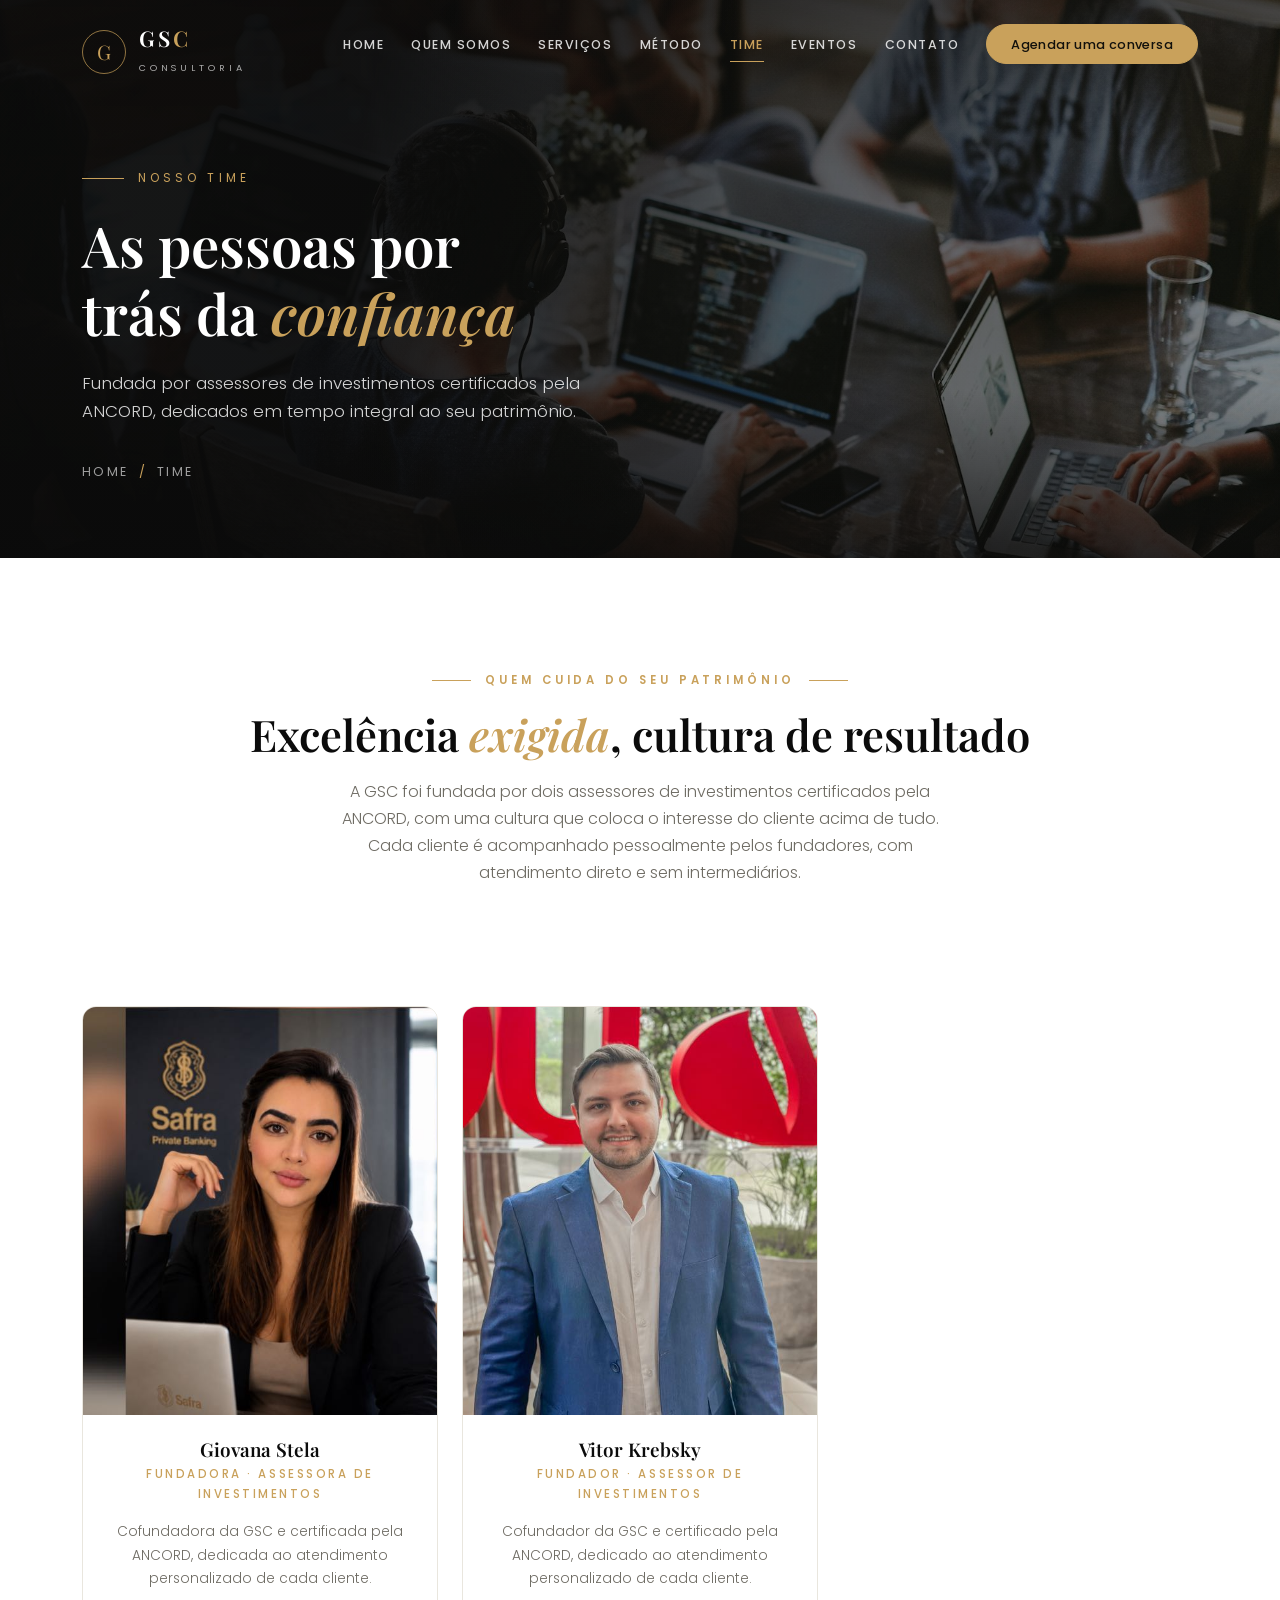
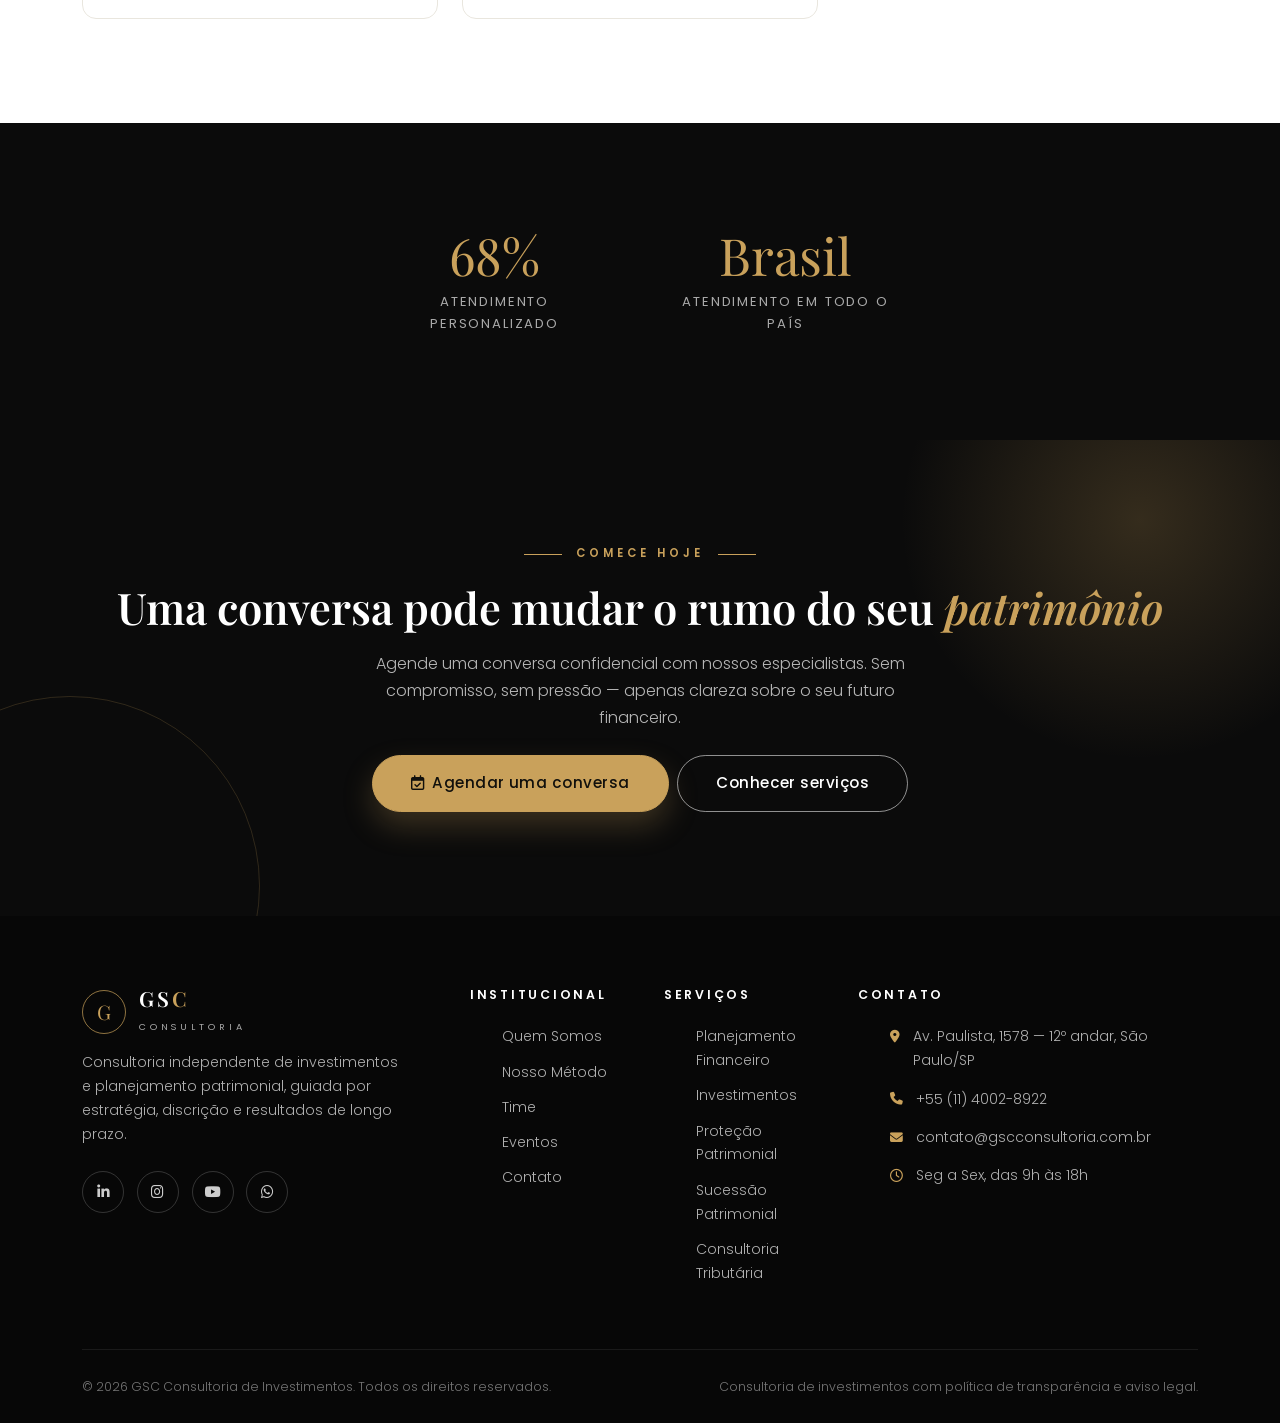
<file: time.html>
<!DOCTYPE html>
<html lang="pt-BR">
<head>
  <!-- ==================================================================
       GSC CONSULTORIA — Time
       ================================================================== -->
  <meta charset="UTF-8">
  <meta name="viewport" content="width=device-width, initial-scale=1.0">
  <title>Time | GSC Consultoria de Investimentos</title>
  <meta name="description" content="Conheça os fundadores da GSC Consultoria de Investimentos: assessores de investimentos certificados pela ANCORD, dedicados ao seu patrimônio.">

  <link rel="icon" href="data:image/svg+xml,%3Csvg xmlns='http://www.w3.org/2000/svg' viewBox='0 0 100 100'%3E%3Ccircle cx='50' cy='50' r='48' fill='%230B0B0B'/%3E%3Ctext x='50' y='68' font-size='52' font-family='Georgia,serif' fill='%23C9A15B' text-anchor='middle'%3EG%3C/text%3E%3C/svg%3E">

  <!-- Google Fonts -->
  <link rel="preconnect" href="https://fonts.googleapis.com">
  <link rel="preconnect" href="https://fonts.gstatic.com" crossorigin>
  <link href="https://fonts.googleapis.com/css2?family=Playfair+Display:ital,wght@0,400;0,500;0,600;0,700;1,400;1,500&family=Poppins:wght@300;400;500;600&display=swap" rel="stylesheet">

  <!-- Bootstrap 5 -->
  <link href="https://cdn.jsdelivr.net/npm/bootstrap@5.3.3/dist/css/bootstrap.min.css" rel="stylesheet">

  <!-- Font Awesome -->
  <link rel="stylesheet" href="https://cdnjs.cloudflare.com/ajax/libs/font-awesome/6.5.2/css/all.min.css">

  <!-- AOS -->
  <link href="https://unpkg.com/aos@2.3.1/dist/aos.css" rel="stylesheet">

  <!-- Estilos do projeto -->
  <link href="css/style.css?v=2" rel="stylesheet">
</head>

<body data-page="time">

  <!-- CABEÇALHO — injetado via js/script.js -->
  <header id="site-header" class="site-header"></header>

  <main>

    <!-- ============================================================
         HERO (página interna)
         ============================================================ -->
    <section class="hero hero-sub">
      <div class="hero-bg" style="background-image: url('img/hero-time.jpg');" role="img" aria-label="Equipe profissional em reunião corporativa"></div>

      <div class="container">
        <span class="hero-eyebrow" data-aos="fade-up">Nosso time</span>
        <h1 class="hero-title" data-aos="fade-up" data-aos-delay="100">
          As pessoas por trás da <span class="accent">confiança</span>
        </h1>
        <p class="hero-subtitle" data-aos="fade-up" data-aos-delay="200">
          Fundada por assessores de investimentos certificados pela ANCORD, dedicados em tempo integral ao seu patrimônio.
        </p>
        <div class="hero-breadcrumb" data-aos="fade-up" data-aos-delay="300">
          <a href="index.html">Home</a><span class="sep">/</span><span>Time</span>
        </div>
      </div>
    </section>

    <!-- ============================================================
         TEXTO INSTITUCIONAL
         ============================================================ -->
    <section class="section pb-0">
      <div class="container">
        <div class="row justify-content-center">
          <div class="col-lg-9 text-center" data-aos="fade-up">
            <span class="section-label is-centered">Quem cuida do seu patrimônio</span>
            <h2 class="section-title">Excelência <span class="accent">exigida</span>, cultura de resultado</h2>
            <p class="section-subtitle mx-auto">
              A GSC foi fundada por dois assessores de investimentos certificados pela ANCORD,
              com uma cultura que coloca o interesse do cliente acima de tudo. Cada cliente é
              acompanhado pessoalmente pelos fundadores, com atendimento direto e sem intermediários.
            </p>
          </div>
        </div>
      </div>
    </section>

    <!-- ============================================================
         GRID DE INTEGRANTES
         ============================================================ -->
    <section class="section">
      <div class="container">
        <div class="row g-4">

          <!-- Integrante 1 -->
          <div class="col-md-6 col-lg-4" data-aos="fade-up">
            <article class="team-card">
              <div class="team-photo">
                <img src="img/team-1.jpg?v=3" alt="Giovana Stela">
                <div class="team-overlay">
                  <a href="https://www.linkedin.com/in/giovanaestela01/" target="_blank" rel="noopener" class="team-social" aria-label="LinkedIn de Giovana Stela"><i class="fa-brands fa-linkedin-in"></i></a>
                </div>
              </div>
              <div class="team-info">
                <h3 class="team-name">Giovana Stela</h3>
                <p class="team-role">Fundadora · Assessora de Investimentos</p>
                <p class="team-bio">Cofundadora da GSC e certificada pela ANCORD, dedicada ao atendimento personalizado de cada cliente.</p>
              </div>
            </article>
          </div>

          <!-- Integrante 2 -->
          <div class="col-md-6 col-lg-4" data-aos="fade-up" data-aos-delay="80">
            <article class="team-card">
              <div class="team-photo">
                <img src="img/team-2.jpg?v=3" alt="Vitor Krebsky">
                <div class="team-overlay">
                  <a href="https://www.linkedin.com/in/vitorkrebsky/" target="_blank" rel="noopener" class="team-social" aria-label="LinkedIn de Vitor Krebsky"><i class="fa-brands fa-linkedin-in"></i></a>
                </div>
              </div>
              <div class="team-info">
                <h3 class="team-name">Vitor Krebsky</h3>
                <p class="team-role">Fundador · Assessor de Investimentos</p>
                <p class="team-bio">Cofundador da GSC e certificado pela ANCORD, dedicado ao atendimento personalizado de cada cliente.</p>
              </div>
            </article>
          </div>

        </div>
      </div>
    </section>

    <!-- ============================================================
         INDICADORES DA EQUIPE — contadores animados
         ============================================================ -->
    <section class="section bg-dark-lux">
      <div class="container">
        <div class="row g-5 justify-content-center">
          <div class="col-6 col-lg-3" data-aos="fade-up">
            <div class="counter-item on-dark">
              <div class="counter-number" data-count="100" data-suffix="%">100%</div>
              <div class="counter-label">Atendimento personalizado</div>
            </div>
          </div>
          <div class="col-6 col-lg-3" data-aos="fade-up" data-aos-delay="100">
            <div class="counter-item on-dark">
              <div class="counter-number">Brasil</div>
              <div class="counter-label">Atendimento em todo o país</div>
            </div>
          </div>
        </div>
      </div>
    </section>

    <!-- BANNER CTA — injetado via js/script.js -->
    <section class="cta-banner" id="cta-banner"></section>

  </main>

  <!-- RODAPÉ — injetado via js/script.js -->
  <footer id="site-footer" class="site-footer"></footer>

  <!-- Botão voltar ao topo -->
  <button class="back-to-top" id="back-to-top" aria-label="Voltar ao topo">
    <i class="fa-solid fa-chevron-up"></i>
  </button>

  <!-- SCRIPTS -->
  <script src="https://cdn.jsdelivr.net/npm/bootstrap@5.3.3/dist/js/bootstrap.bundle.min.js"></script>
  <script src="https://unpkg.com/aos@2.3.1/dist/aos.js"></script>
  <script src="js/script.js?v=2"></script>
</body>
</html>
</file>
<file: css/style.css>
/* ==========================================================================
   GSC CONSULTORIA — Folha de Estilos Principal
   --------------------------------------------------------------------------
   Índice:
   01. Variáveis / Design Tokens
   02. Reset & Base
   03. Tipografia & Utilidades
   04. Botões
   05. Cabeçalho / Navegação (Navbar)
   06. Menu Mobile
   07. Hero
   08. Seções & Cabeçalhos de seção
   09. Cards (genéricos, serviços, diferenciais)
   10. Timeline (horizontal)
   11. Metodologia (timeline vertical)
   12. Equipe
   13. Depoimentos (slider)
   14. Contadores
   15. Blog / Conteúdos
   16. Formulários & Contato
   17. Banner CTA
   18. Rodapé
   19. Botão voltar ao topo
   20. Animações & Keyframes
   21. Responsividade
   ========================================================================== */

/* ==========================================================================
   01. VARIÁVEIS — Design Tokens
   ========================================================================== */
:root {
  /* Paleta oficial */
  --c-dark:        #0B0B0B;   /* Preto institucional */
  --c-dark-2:      #161616;   /* Preto elevado (cards em fundo escuro) */
  --c-gold:        #C9A15B;   /* Dourado principal */
  --c-gold-dark:   #A88342;   /* Dourado em hover */
  --c-gold-soft:   rgba(201, 161, 91, 0.12); /* Fio de ouro translúcido */
  --c-white:       #FFFFFF;
  --c-gray-light:  #F6F5F1;   /* Fundo claro elegante */
  --c-gray-mid:    #E9E6DE;   /* Bordas discretas */
  --c-gray:        #6E6B63;   /* Texto secundário */
  --c-text:        #26221B;   /* Texto principal */

  /* Tipografia */
  --font-display: 'Playfair Display', 'Georgia', serif;
  --font-body:    'Poppins', 'Helvetica Neue', Arial, sans-serif;

  /* Geometria */
  --radius-sm: 8px;
  --radius-md: 14px;
  --radius-lg: 22px;
  --radius-full: 999px;

  /* Sombras suaves */
  --shadow-soft: 0 22px 50px rgba(11, 11, 11, 0.09);
  --shadow-card: 0 10px 30px rgba(11, 11, 11, 0.06);

  /* Transições padrão (elegantes e leves) */
  --transition: all 0.35s cubic-bezier(0.25, 0.46, 0.45, 0.94);

  /* Dimensões do header */
  --header-h: 92px;
  --header-h-scrolled: 66px;
}

/* ==========================================================================
   02. RESET & BASE
   ========================================================================== */
*,
*::before,
*::after { box-sizing: border-box; margin: 0; padding: 0; }

html {
  scroll-behavior: smooth;
  scroll-padding-top: var(--header-h); /* compensa a navbar fixa */
  overflow-x: hidden; /* trava o scroll horizontal (espaço branco no celular) */
}

body {
  font-family: var(--font-body);
  font-size: 1rem;
  line-height: 1.7;
  color: var(--c-text);
  background: var(--c-white);
  -webkit-font-smoothing: antialiased;
  overflow-x: hidden;
}

img { max-width: 100%; display: block; }

a { text-decoration: none; color: inherit; transition: var(--transition); }

ul { list-style: none; }

::selection { background: var(--c-gold); color: var(--c-dark); }

/* Barra de rolagem discreta e sofisticada */
::-webkit-scrollbar { width: 10px; }
::-webkit-scrollbar-track { background: #f1efe9; }
::-webkit-scrollbar-thumb { background: #cfc8b8; border-radius: 10px; }
::-webkit-scrollbar-thumb:hover { background: var(--c-gold); }

/* ==========================================================================
   03. TIPOGRAFIA & UTILIDADES
   ========================================================================== */
h1, h2, h3, h4, h5, h6 {
  font-family: var(--font-display);
  font-weight: 600;
  color: var(--c-dark);
  line-height: 1.2;
}

/* Rótulo de seção — pequeno, espaçado e dourado */
.section-label {
  display: inline-flex;
  align-items: center;
  gap: 0.9rem;
  font-size: 0.72rem;
  font-weight: 600;
  letter-spacing: 0.34em;
  text-transform: uppercase;
  color: var(--c-gold);
  margin-bottom: 1.1rem;
}
.section-label::before {
  content: "";
  width: 2.4rem;
  height: 1px;
  background: var(--c-gold);
  flex-shrink: 0;
}
.section-label.is-centered { justify-content: center; }
.section-label.is-centered::after {
  content: "";
  width: 2.4rem;
  height: 1px;
  background: var(--c-gold);
  flex-shrink: 0;
}

/* Títulos de seção */
.section-title {
  font-size: clamp(1.9rem, 3.4vw, 2.9rem);
  margin-bottom: 1.1rem;
}
.section-title .accent { color: var(--c-gold); font-style: italic; }
.section-subtitle {
  color: var(--c-gray);
  max-width: 640px;
  font-weight: 300;
}

/* Textos sobre fundo escuro */
.on-dark { color: var(--c-white); }
.on-dark .section-title { color: var(--c-white); }
.on-dark .section-subtitle { color: rgba(255, 255, 255, 0.72); }

/* Cores utilitárias */
.text-gold { color: var(--c-gold) !important; }
.bg-dark-lux { background: var(--c-dark) !important; }
.bg-gray-lux { background: var(--c-gray-light) !important; }

/* Espaçamento padrão de seção */
.section { padding: 6.5rem 0; }
.section-sm { padding: 3.5rem 0; }

/* Divisor dourado */
.gold-rule {
  width: 64px; height: 2px;
  background: linear-gradient(90deg, var(--c-gold), transparent);
  margin: 1.4rem 0;
}

/* ==========================================================================
   04. BOTÕES
   ========================================================================== */
.btn {
  --bs-btn-border-radius: var(--radius-full);
  font-weight: 500;
  font-size: 0.88rem;
  letter-spacing: 0.03em;
  padding: 0.82rem 1.9rem;
  transition: var(--transition);
  border: 1px solid transparent;
}
.btn:focus { box-shadow: none; }

/* Dourado — ação principal */
.btn-gold {
  background: var(--c-gold);
  border-color: var(--c-gold);
  color: #11100C;
}
.btn-gold:hover,
.btn-gold:focus {
  background: var(--c-gold-dark);
  border-color: var(--c-gold-dark);
  color: #11100C;
  transform: translateY(-2px);
  box-shadow: 0 14px 28px rgba(201, 161, 91, 0.32);
}

/* Contorno claro — usado sobre heróis escuros */
.btn-outline-light-lux {
  background: transparent;
  border-color: rgba(255, 255, 255, 0.55);
  color: var(--c-white);
}
.btn-outline-light-lux:hover {
  background: var(--c-white);
  border-color: var(--c-white);
  color: var(--c-dark);
  transform: translateY(-2px);
}

/* Contorno dourado */
.btn-outline-gold {
  background: transparent;
  border-color: var(--c-gold);
  color: var(--c-gold);
}
.btn-outline-gold:hover {
  background: var(--c-gold);
  color: #11100C;
  transform: translateY(-2px);
  box-shadow: 0 12px 26px rgba(201, 161, 91, 0.3);
}

/* Tamanho de destaque */
.btn-lg-lux { padding: 1rem 2.4rem; font-size: 0.95rem; }

/* Link "leia mais" com seta */
.read-more {
  display: inline-flex;
  align-items: center;
  gap: 0.55rem;
  font-size: 0.85rem;
  font-weight: 500;
  color: var(--c-gold);
  letter-spacing: 0.05em;
}
.read-more i { font-size: 0.75rem; transition: transform var(--transition); }
.read-more:hover { color: var(--c-gold-dark); }
.read-more:hover i { transform: translateX(5px); }

/* ==========================================================================
   05. CABEÇALHO / NAVEGAÇÃO
   ========================================================================== */
.site-header {
  position: fixed;
  top: 0; left: 0;
  width: 100%;
  z-index: 1051; /* acima do fundo escuro do menu (1049) para o drawer ficar clicável */
  padding: 1.5rem 0;
  transition: padding var(--transition), background var(--transition), box-shadow var(--transition);
}

/* Estado ao rolar — reduz de tamanho e ganha fundo escuro.
   O blur fica apenas no desktop: no mobile ele quebraria o
   posicionamento fixo do drawer do menu. */
.site-header.scrolled {
  padding: 0.7rem 0;
  background: rgba(11, 11, 11, 0.97);
  border-bottom: 1px solid rgba(201, 161, 91, 0.22);
  box-shadow: 0 10px 30px rgba(0, 0, 0, 0.18);
}

.header-inner {
  display: flex;
  align-items: center;
  justify-content: space-between;
  gap: 2rem;
}

/* Logo */
.brand { display: flex; align-items: center; gap: 0.8rem; }
.brand-mark {
  width: 44px; height: 44px;
  display: grid; place-items: center;
  border: 1px solid rgba(201, 161, 91, 0.7);
  border-radius: 50%;
  font-family: var(--font-display);
  font-size: 1.25rem;
  color: var(--c-gold);
}
.brand-name {
  font-family: var(--font-display);
  font-size: 1.35rem;
  font-weight: 600;
  color: var(--c-white);
  letter-spacing: 0.14em;
  line-height: 1;
}
.brand-name em { color: var(--c-gold); font-style: normal; }
.brand-sub {
  display: block;
  font-family: var(--font-body);
  font-size: 0.58rem;
  font-weight: 400;
  letter-spacing: 0.42em;
  text-transform: uppercase;
  color: rgba(255, 255, 255, 0.65);
  margin-top: 0.28rem;
}

/* Menu principal (desktop) */
.main-nav { margin-left: auto; }
.nav-list { display: flex; align-items: center; gap: 1.7rem; }
.nav-link {
  position: relative;
  font-size: 0.78rem;
  font-weight: 500;
  letter-spacing: 0.12em;
  text-transform: uppercase;
  color: rgba(255, 255, 255, 0.82);
  padding: 0.35rem 0;
}
/* Sublinhado dourado animado */
.nav-link::after {
  content: "";
  position: absolute;
  left: 0; bottom: -2px;
  width: 100%; height: 1px;
  background: var(--c-gold);
  transform: scaleX(0);
  transform-origin: left;
  transition: transform 0.3s ease;
}
.nav-link:hover { color: var(--c-white); }
.nav-link:hover::after,
.nav-link.is-active::after { transform: scaleX(1); }
.nav-link.is-active { color: var(--c-gold); }

/* Botão CTA dentro do menu */
.nav-cta .btn { padding: 0.6rem 1.5rem; font-size: 0.8rem; }

/* ==========================================================================
   06. MENU MOBILE
   ========================================================================== */
.nav-toggle {
  display: none;
  width: 44px; height: 44px;
  background: transparent;
  border: 1px solid rgba(255, 255, 255, 0.25);
  border-radius: 50%;
  cursor: pointer;
  flex-direction: column;
  align-items: center;
  justify-content: center;
  gap: 5px;
  z-index: 1052;
}
.nav-toggle span {
  display: block;
  width: 18px; height: 1.5px;
  background: var(--c-white);
  transition: var(--transition);
}
.nav-toggle.is-open span:nth-child(1) { transform: translateY(6.5px) rotate(45deg); }
.nav-toggle.is-open span:nth-child(2) { opacity: 0; }
.nav-toggle.is-open span:nth-child(3) { transform: translateY(-6.5px) rotate(-45deg); }

/* Fundo escurecido atrás do menu (sem blur, leve e limpo) */
.nav-backdrop {
  position: fixed;
  inset: 0;
  background: rgba(11, 11, 11, 0.55);
  opacity: 0;
  visibility: hidden;
  transition: var(--transition);
  z-index: 1049;
}
.nav-backdrop.is-visible { opacity: 1; visibility: visible; }

/* ==========================================================================
   07. HERO
   ========================================================================== */
.hero {
  position: relative;
  min-height: 100vh;
  display: flex;
  align-items: center;
  color: var(--c-white);
  overflow: hidden;
  padding: calc(var(--header-h) + 3rem) 0 4rem;
}

/* Imagem de fundo + overlay preto */
.hero-bg {
  position: absolute;
  inset: 0;
  background-size: cover;
  background-position: center;
  z-index: -2;
  transform: scale(1.02);
  animation: heroZoom 18s ease-out forwards;
}
.hero::before {
  content: "";
  position: absolute;
  inset: 0;
  background:
    linear-gradient(100deg, rgba(11, 11, 11, 0.94) 28%, rgba(11, 11, 11, 0.55) 62%, rgba(11, 11, 11, 0.3) 100%);
  z-index: -1;
}
.hero::after {
  content: "";
  position: absolute;
  inset: 0;
  background: linear-gradient(180deg, rgba(11, 11, 11, 0.45) 0%, transparent 30%, transparent 70%, rgba(11, 11, 11, 0.7) 100%);
  z-index: -1;
}

.hero-eyebrow {
  display: inline-flex;
  align-items: center;
  gap: 0.9rem;
  font-size: 0.75rem;
  letter-spacing: 0.34em;
  text-transform: uppercase;
  color: var(--c-gold);
  margin-bottom: 1.4rem;
}
.hero-eyebrow::before { content: ""; width: 2.6rem; height: 1px; background: var(--c-gold); }

.hero-title {
  font-size: clamp(2.5rem, 5.4vw, 4.4rem);
  color: var(--c-white);
  margin-bottom: 1.4rem;
  max-width: 13ch;
}
.hero-title .accent { color: var(--c-gold); font-style: italic; }

.hero-subtitle {
  font-size: 1.05rem;
  color: rgba(255, 255, 255, 0.82);
  font-weight: 300;
  max-width: 520px;
  margin-bottom: 2.2rem;
}
.hero-actions { display: flex; flex-wrap: wrap; gap: 1rem; }

/* --- Hero de páginas internas (menor) --- */
.hero-sub {
  min-height: 62vh;
  padding: calc(var(--header-h) + 4rem) 0 4.5rem;
}
.hero-sub .hero-title { font-size: clamp(2.2rem, 4.4vw, 3.6rem); }
.hero-breadcrumb {
  font-size: 0.78rem;
  letter-spacing: 0.2em;
  text-transform: uppercase;
  color: rgba(255, 255, 255, 0.6);
  margin-top: 1.2rem;
}
.hero-breadcrumb a:hover { color: var(--c-gold); }
.hero-breadcrumb .sep { margin: 0 0.6rem; color: var(--c-gold); }

/* --- Cards flutuantes do hero (Home) --- */
.hero-cards {
  position: relative;
  height: 520px;
  z-index: 2;
}
.floating-card {
  position: absolute;
  display: flex;
  align-items: flex-start;
  gap: 1rem;
  max-width: 340px;
  padding: 1.4rem 1.6rem;
  background: rgba(255, 255, 255, 0.07);
  border: 1px solid rgba(255, 255, 255, 0.16);
  border-radius: var(--radius-md);
  backdrop-filter: blur(16px);
  -webkit-backdrop-filter: blur(16px);
  box-shadow: 0 24px 50px rgba(0, 0, 0, 0.35);
  animation: floatY 7s ease-in-out infinite;
}
.floating-card .fc-icon {
  flex-shrink: 0;
  width: 46px; height: 46px;
  display: grid; place-items: center;
  border-radius: 50%;
  background: var(--c-gold);
  color: #11100C;
  font-size: 1.05rem;
}
.floating-card .fc-value {
  font-family: var(--font-display);
  font-size: 1.35rem;
  color: var(--c-white);
  line-height: 1.2;
}
.floating-card .fc-label {
  font-size: 0.78rem;
  letter-spacing: 0.06em;
  color: rgba(255, 255, 255, 0.72);
  margin-top: 0.2rem;
}
.floating-card.fc-1 { top: 4%;   right: 4%; animation-delay: 0s; }
.floating-card.fc-2 { top: 40%;  left: 0;  animation-delay: 1.6s; }
.floating-card.fc-3 { bottom: 2%; right: 12%; animation-delay: 3.2s; }

/* ==========================================================================
   08. SEÇÕES & CABEÇALHOS
   ========================================================================== */
.section-head {
  text-align: center;
  max-width: 720px;
  margin: 0 auto 3.6rem;
}
.section-head .section-label { justify-content: center; }

/* ==========================================================================
   09. CARDS
   ========================================================================== */
.lux-card {
  height: 100%;
  background: var(--c-white);
  border: 1px solid var(--c-gray-mid);
  border-radius: var(--radius-md);
  padding: 2.4rem 2rem;
  transition: var(--transition);
}
.lux-card:hover {
  transform: translateY(-8px);
  box-shadow: var(--shadow-soft);
  border-color: rgba(201, 161, 91, 0.45);
}
.card-icon {
  width: 58px; height: 58px;
  display: grid; place-items: center;
  border-radius: var(--radius-sm);
  background: var(--c-gold-soft);
  color: var(--c-gold);
  font-size: 1.4rem;
  margin-bottom: 1.5rem;
  transition: var(--transition);
}
.lux-card:hover .card-icon {
  background: var(--c-gold);
  color: #11100C;
}
.card-title {
  font-size: 1.22rem;
  margin-bottom: 0.8rem;
}
.card-text {
  color: var(--c-gray);
  font-size: 0.93rem;
  font-weight: 300;
  margin-bottom: 0;
}
.lux-card .read-more { margin-top: 1.2rem; }

/* Card escuro (usado em seções dark) */
.lux-card--dark {
  background: var(--c-dark-2);
  border-color: rgba(255, 255, 255, 0.08);
}
.lux-card--dark .card-title { color: var(--c-white); }
.lux-card--dark .card-text { color: rgba(255, 255, 255, 0.66); }
.lux-card--dark:hover { border-color: rgba(201, 161, 91, 0.5); }

/* ==========================================================================
   10. TIMELINE HORIZONTAL (Home — Como funciona)
   ========================================================================== */
.steps-timeline { position: relative; }
.steps-line {
  position: absolute;
  top: 30px; left: 8%; right: 8%;
  height: 1px;
  background: linear-gradient(90deg, transparent, rgba(201, 161, 91, 0.5) 20%, rgba(201, 161, 91, 0.5) 80%, transparent);
}
.step-item { position: relative; text-align: center; padding: 0 0.8rem; }
.step-dot {
  position: relative;
  z-index: 2;
  width: 60px; height: 60px;
  margin: 0 auto 1.4rem;
  display: grid; place-items: center;
  border-radius: 50%;
  background: var(--c-white);
  border: 1px solid rgba(201, 161, 91, 0.55);
  font-family: var(--font-display);
  font-size: 1.15rem;
  color: var(--c-gold);
  transition: var(--transition);
}
.step-item:hover .step-dot {
  background: var(--c-gold);
  color: #11100C;
  transform: translateY(-4px);
  box-shadow: 0 12px 24px rgba(201, 161, 91, 0.35);
}
.step-title { font-size: 1.08rem; margin-bottom: 0.4rem; }
.step-text { font-size: 0.85rem; color: var(--c-gray); font-weight: 300; margin-bottom: 0; }

/* ==========================================================================
   11. METODOLOGIA — Timeline vertical (página Método)
   ========================================================================== */
.method-item {
  position: relative;
  display: flex;
  gap: 2.4rem;
  padding-bottom: 3.6rem;
}
.method-item:last-child { padding-bottom: 0; }
/* Linha vertical central */
.method-item::before {
  content: "";
  position: absolute;
  top: 0; bottom: 0;
  left: 51px;
  width: 1px;
  background: linear-gradient(180deg, var(--c-gold), rgba(201, 161, 91, 0.15));
}
.method-item:last-child::before { display: none; }

.method-num {
  flex-shrink: 0;
  width: 104px; height: 104px;
  display: grid; place-items: center;
  background: var(--c-dark);
  border: 1px solid rgba(201, 161, 91, 0.5);
  border-radius: 50%;
  font-family: var(--font-display);
  font-size: 2rem;
  color: var(--c-gold);
  position: relative;
  z-index: 2;
  box-shadow: 0 0 0 8px var(--c-white), 0 14px 30px rgba(11, 11, 11, 0.12);
}
.method-body {
  flex: 1;
  background: var(--c-white);
  border: 1px solid var(--c-gray-mid);
  border-radius: var(--radius-md);
  padding: 2.2rem 2.4rem;
  transition: var(--transition);
}
.method-body:hover { box-shadow: var(--shadow-soft); transform: translateX(6px); }
.method-head { display: flex; align-items: center; gap: 1rem; margin-bottom: 0.8rem; }
.method-icon {
  width: 46px; height: 46px;
  display: grid; place-items: center;
  background: var(--c-gold-soft);
  color: var(--c-gold);
  border-radius: var(--radius-sm);
  font-size: 1.1rem;
}
.method-title { font-size: 1.4rem; margin-bottom: 0; }

/* Checklist da etapa */
.method-checklist { margin-top: 1.2rem; columns: 2; column-gap: 1.6rem; }
.method-checklist li {
  display: flex;
  align-items: flex-start;
  gap: 0.6rem;
  font-size: 0.88rem;
  color: var(--c-gray);
  margin-bottom: 0.55rem;
  break-inside: avoid;
}
.method-checklist li i { color: var(--c-gold); font-size: 0.7rem; margin-top: 0.3rem; }

/* ==========================================================================
   12. EQUIPE
   ========================================================================== */
.team-card {
  height: 100%;
  background: var(--c-white);
  border: 1px solid var(--c-gray-mid);
  border-radius: var(--radius-md);
  overflow: hidden;
  transition: var(--transition);
}
.team-card:hover { transform: translateY(-8px); box-shadow: var(--shadow-soft); }
.team-photo {
  position: relative;
  aspect-ratio: 4 / 4.6;
  overflow: hidden;
  background: var(--c-gray-mid);
}
.team-photo img {
  width: 100%; height: 100%;
  object-fit: cover;
  transition: transform 0.7s ease;
}
.team-card:hover .team-photo img { transform: scale(1.06); }
/* Overlay com LinkedIn ao passar o mouse */
.team-overlay {
  position: absolute;
  inset: 0;
  display: grid; place-items: center;
  background: linear-gradient(180deg, rgba(11, 11, 11, 0.1), rgba(11, 11, 11, 0.78));
  opacity: 0;
  transition: var(--transition);
}
.team-card:hover .team-overlay { opacity: 1; }
.team-social {
  width: 46px; height: 46px;
  display: grid; place-items: center;
  border-radius: 50%;
  background: var(--c-gold);
  color: #11100C;
  font-size: 1.05rem;
  transform: translateY(14px);
  transition: var(--transition);
}
.team-card:hover .team-social { transform: translateY(0); }
.team-social:hover { background: var(--c-white); }

.team-info { padding: 1.5rem 1.6rem 1.7rem; text-align: center; }
.team-name { font-size: 1.18rem; margin-bottom: 0.25rem; }
.team-role {
  font-size: 0.72rem;
  letter-spacing: 0.22em;
  text-transform: uppercase;
  color: var(--c-gold);
  font-weight: 500;
}
.team-bio {
  font-size: 0.86rem;
  color: var(--c-gray);
  font-weight: 300;
  margin: 0.9rem auto 0;
  max-width: 300px;
}

/* ==========================================================================
   13. DEPOIMENTOS — Slider
   ========================================================================== */
.testimonial-slider {
  position: relative;
  overflow: hidden;
  max-width: 860px;
  margin: 0 auto;
}
.testimonial-track {
  display: flex;
  transition: transform 0.65s cubic-bezier(0.25, 0.46, 0.45, 0.94);
}
.testimonial-slide { flex: 0 0 100%; padding: 0 0.75rem; }

.testimonial-card {
  background: var(--c-white);
  border: 1px solid var(--c-gray-mid);
  border-radius: var(--radius-md);
  padding: 3rem 2.8rem;
  text-align: center;
  box-shadow: var(--shadow-card);
}
.testimonial-quote {
  font-family: var(--font-display);
  font-size: 4.6rem;
  line-height: 1;
  color: var(--c-gold);
  height: 1.6rem;
}
.testimonial-text {
  font-family: var(--font-display);
  font-size: 1.25rem;
  line-height: 1.7;
  color: var(--c-text);
  margin: 1rem auto 1.8rem;
  max-width: 640px;
}
.testimonial-person { display: flex; flex-direction: column; align-items: center; gap: 0.35rem; }
.testimonial-avatar {
  width: 62px; height: 62px;
  border-radius: 50%;
  object-fit: cover;
  border: 2px solid var(--c-gold);
  margin-bottom: 0.5rem;
}
.testimonial-avatar.initials {
  display: flex;
  align-items: center;
  justify-content: center;
  font-family: var(--font-display);
  font-weight: 600;
  font-size: 1.1rem;
  color: var(--c-dark);
  background: var(--c-gold);
}
.testimonial-name { font-size: 1rem; margin-bottom: 0; }
.testimonial-role {
  font-size: 0.75rem;
  letter-spacing: 0.12em;
  text-transform: uppercase;
  color: var(--c-gray);
}

/* Controles do slider */
.slider-controls {
  display: flex;
  align-items: center;
  justify-content: center;
  gap: 1.4rem;
  margin-top: 2.4rem;
}
.slider-btn {
  width: 48px; height: 48px;
  border-radius: 50%;
  border: 1px solid var(--c-gray-mid);
  background: var(--c-white);
  color: var(--c-text);
  display: grid; place-items: center;
  cursor: pointer;
  transition: var(--transition);
}
.slider-btn:hover { background: var(--c-gold); border-color: var(--c-gold); color: #11100C; }
.slider-dots { display: flex; gap: 0.6rem; }
.slider-dot {
  width: 8px; height: 8px;
  border-radius: 50%;
  background: var(--c-gray-mid);
  border: none;
  cursor: pointer;
  transition: var(--transition);
}
.slider-dot.is-active { background: var(--c-gold); transform: scale(1.3); }

/* ==========================================================================
   14. CONTADORES
   ========================================================================== */
.counter-item { text-align: center; }
.counter-number {
  font-family: var(--font-display);
  font-size: clamp(2.4rem, 4vw, 3.4rem);
  color: var(--c-gold);
  line-height: 1.1;
}
.counter-label {
  margin-top: 0.5rem;
  font-size: 0.82rem;
  letter-spacing: 0.14em;
  text-transform: uppercase;
  color: var(--c-gray);
  font-weight: 400;
}
.counter-item.on-dark .counter-label { color: rgba(255, 255, 255, 0.65); }
.counter-divider { width: 1px; background: var(--c-gray-mid); }

/* ==========================================================================
   15. BLOG / CONTEÚDOS
   ========================================================================== */
.post-card {
  height: 100%;
  background: var(--c-white);
  border: 1px solid var(--c-gray-mid);
  border-radius: var(--radius-md);
  overflow: hidden;
  display: flex;
  flex-direction: column;
  transition: var(--transition);
}
.post-card:hover { transform: translateY(-8px); box-shadow: var(--shadow-soft); }
.post-media {
  position: relative;
  aspect-ratio: 16 / 10;
  overflow: hidden;
}
.post-media img {
  width: 100%; height: 100%;
  object-fit: cover;
  transition: transform 0.7s ease;
}
.post-card:hover .post-media img { transform: scale(1.06); }
.post-cat {
  position: absolute;
  top: 1rem; left: 1rem;
  z-index: 2;
  font-size: 0.66rem;
  letter-spacing: 0.16em;
  text-transform: uppercase;
  font-weight: 500;
  background: var(--c-gold);
  color: #11100C;
  padding: 0.35rem 0.9rem;
  border-radius: var(--radius-full);
}
.post-body { padding: 1.7rem 1.8rem 2rem; display: flex; flex-direction: column; flex: 1; }
.post-title { font-size: 1.2rem; margin-bottom: 0.7rem; line-height: 1.35; }
.post-title a:hover { color: var(--c-gold-dark); }
.post-excerpt {
  font-size: 0.88rem;
  color: var(--c-gray);
  font-weight: 300;
  margin-bottom: 1.3rem;
  flex: 1;
}
.post-meta {
  display: flex;
  align-items: center;
  gap: 0.5rem;
  font-size: 0.76rem;
  letter-spacing: 0.08em;
  text-transform: uppercase;
  color: var(--c-gray);
}
.post-meta i { color: var(--c-gold); font-size: 0.7rem; }
.post-meta .sep { opacity: 0.5; }

/* Selo de data nos cards de evento */
.event-date {
  position: absolute;
  bottom: 1rem; left: 1rem;
  z-index: 2;
  background: rgba(11, 11, 11, 0.88);
  border: 1px solid rgba(201, 161, 91, 0.45);
  border-radius: var(--radius-sm);
  color: var(--c-white);
  text-align: center;
  padding: 0.45rem 0.9rem;
  line-height: 1.15;
}
.event-date .day {
  display: block;
  font-family: var(--font-display);
  font-size: 1.35rem;
  color: var(--c-gold);
}
.event-date .month {
  font-size: 0.62rem;
  letter-spacing: 0.18em;
  text-transform: uppercase;
  color: rgba(255, 255, 255, 0.75);
}

/* Bloco de data do evento em destaque */
.featured-date {
  display: inline-flex;
  flex-direction: column;
  align-items: center;
  justify-content: center;
  min-width: 92px;
  padding: 0.9rem 1.2rem;
  background: var(--c-gold);
  color: #11100C;
  border-radius: var(--radius-md);
  line-height: 1.1;
}
.featured-date .day { font-family: var(--font-display); font-size: 2rem; }
.featured-date .month {
  font-size: 0.66rem;
  letter-spacing: 0.16em;
  text-transform: uppercase;
  font-weight: 600;
}

/* Filtros do blog */
.blog-filter {
  display: flex;
  flex-wrap: wrap;
  justify-content: center;
  gap: 0.7rem;
  margin-bottom: 1.2rem;
}
.filter-btn {
  font-size: 0.78rem;
  letter-spacing: 0.1em;
  text-transform: uppercase;
  padding: 0.55rem 1.4rem;
  border-radius: var(--radius-full);
  border: 1px solid var(--c-gray-mid);
  background: var(--c-white);
  color: var(--c-gray);
  cursor: pointer;
  transition: var(--transition);
}
.filter-btn:hover { border-color: var(--c-gold); color: var(--c-gold); }
.filter-btn.is-active { background: var(--c-dark); border-color: var(--c-dark); color: var(--c-white); }

/* Barra de pesquisa do blog */
.blog-search {
  position: relative;
  max-width: 420px;
  margin: 0 auto 3rem;
}
.blog-search input {
  width: 100%;
  padding: 0.9rem 3rem 0.9rem 1.4rem;
  border: 1px solid var(--c-gray-mid);
  border-radius: var(--radius-full);
  background: var(--c-white);
  font-family: var(--font-body);
  transition: var(--transition);
}
.blog-search input:focus { outline: none; border-color: var(--c-gold); box-shadow: 0 0 0 0.2rem rgba(201, 161, 91, 0.15); }
.blog-search i {
  position: absolute;
  top: 50%; right: 1.4rem;
  transform: translateY(-50%);
  color: var(--c-gray);
  pointer-events: none;
}

/* ==========================================================================
   16. FORMULÁRIOS & CONTATO
   ========================================================================== */
.form-lux .form-label {
  font-size: 0.74rem;
  letter-spacing: 0.14em;
  text-transform: uppercase;
  color: var(--c-text);
  font-weight: 500;
  margin-bottom: 0.5rem;
}
.form-lux .form-control {
  border: 1px solid var(--c-gray-mid);
  border-radius: var(--radius-sm);
  padding: 0.85rem 1.1rem;
  font-size: 0.92rem;
  background: var(--c-white);
  color: var(--c-text);
  transition: var(--transition);
}
.form-lux .form-control::placeholder { color: #b5b0a4; font-weight: 300; }
.form-lux .form-control:focus {
  border-color: var(--c-gold);
  box-shadow: 0 0 0 0.22rem rgba(201, 161, 91, 0.16);
}

/* Cartão de informação de contato */
.contact-info-card {
  background: var(--c-dark);
  color: var(--c-white);
  border-radius: var(--radius-md);
  padding: 2.6rem 2.4rem;
  height: 100%;
}
.contact-item {
  display: flex;
  align-items: flex-start;
  gap: 1.1rem;
  padding: 1.1rem 0;
  border-bottom: 1px solid rgba(255, 255, 255, 0.09);
}
.contact-item:last-child { border-bottom: none; }
.contact-item i {
  flex-shrink: 0;
  width: 44px; height: 44px;
  display: grid; place-items: center;
  border-radius: 50%;
  background: rgba(201, 161, 91, 0.14);
  color: var(--c-gold);
  font-size: 0.95rem;
}
.contact-item strong { font-size: 0.9rem; font-weight: 500; display: block; margin-bottom: 0.15rem; }
.contact-item span { font-size: 0.86rem; color: rgba(255, 255, 255, 0.66); font-weight: 300; }

/* Mapa */
.map-embed {
  border-radius: var(--radius-md);
  overflow: hidden;
  border: 1px solid var(--c-gray-mid);
  line-height: 0;
}
.map-embed iframe { width: 100%; height: 100%; min-height: 380px; border: 0; }

/* Ícones de redes sociais */
.social-row { display: flex; gap: 0.8rem; }
.social-icon {
  width: 42px; height: 42px;
  display: grid; place-items: center;
  border-radius: 50%;
  border: 1px solid rgba(255, 255, 255, 0.18);
  color: rgba(255, 255, 255, 0.8);
  font-size: 0.9rem;
  transition: var(--transition);
}
.social-icon:hover { background: var(--c-gold); border-color: var(--c-gold); color: #11100C; transform: translateY(-3px); }

/* Alerta de sucesso do formulário */
.form-feedback { display: none; }
.form-feedback.is-visible { display: block; }

/* ==========================================================================
   17. BANNER CTA (componente reutilizável)
   ========================================================================== */
.cta-banner {
  position: relative;
  background: var(--c-dark);
  color: var(--c-white);
  overflow: hidden;
  padding: 6rem 0;
}
.cta-banner::before {
  content: "";
  position: absolute;
  width: 520px; height: 520px;
  border-radius: 50%;
  background: radial-gradient(circle, rgba(201, 161, 91, 0.22), transparent 65%);
  top: -180px; right: -120px;
  pointer-events: none;
}
.cta-banner::after {
  content: "";
  position: absolute;
  width: 380px; height: 380px;
  border-radius: 50%;
  border: 1px solid rgba(201, 161, 91, 0.2);
  bottom: -160px; left: -120px;
  pointer-events: none;
}
.cta-title {
  font-size: clamp(1.9rem, 3.4vw, 2.8rem);
  color: var(--c-white);
  margin-bottom: 1rem;
}
.cta-title .accent { color: var(--c-gold); font-style: italic; }
.cta-text { color: rgba(255, 255, 255, 0.7); font-weight: 300; max-width: 560px; margin: 0 auto; }
.cta-banner .btn-gold { box-shadow: 0 14px 30px rgba(201, 161, 91, 0.25); }

/* ==========================================================================
   18. RODAPÉ
   ========================================================================== */
.site-footer {
  background: #070707;
  color: rgba(255, 255, 255, 0.68);
  font-size: 0.88rem;
  font-weight: 300;
}
.footer-top { padding: 4.5rem 0 3rem; border-bottom: 1px solid rgba(255, 255, 255, 0.08); }
.footer-about { max-width: 320px; font-weight: 300; }
.footer-brand .brand-name { font-size: 1.3rem; }
.footer-title {
  font-family: var(--font-body);
  font-size: 0.78rem;
  letter-spacing: 0.22em;
  text-transform: uppercase;
  color: var(--c-white);
  font-weight: 600;
  margin-bottom: 1.4rem;
}
.footer-links li { margin-bottom: 0.7rem; }
.footer-links a { color: rgba(255, 255, 255, 0.68); font-size: 0.88rem; }
.footer-links a:hover { color: var(--c-gold); padding-left: 6px; }
.footer-contact li { display: flex; gap: 0.8rem; margin-bottom: 0.9rem; align-items: flex-start; }
.footer-contact i { color: var(--c-gold); font-size: 0.8rem; margin-top: 0.35rem; }

.footer-bottom {
  padding: 1.6rem 0;
  display: flex;
  flex-wrap: wrap;
  justify-content: space-between;
  align-items: center;
  gap: 0.8rem;
  font-size: 0.78rem;
  color: rgba(255, 255, 255, 0.45);
}
.footer-bottom a:hover { color: var(--c-gold); }

/* ==========================================================================
   19. BOTÃO VOLTAR AO TOPO
   ========================================================================== */
.back-to-top {
  position: fixed;
  right: 1.6rem; bottom: 1.6rem;
  z-index: 1000;
  width: 48px; height: 48px;
  border-radius: 50%;
  border: 1px solid rgba(201, 161, 91, 0.5);
  background: var(--c-dark);
  color: var(--c-gold);
  display: grid; place-items: center;
  cursor: pointer;
  opacity: 0;
  visibility: hidden;
  transform: translateY(16px);
  transition: var(--transition);
}
.back-to-top.is-visible { opacity: 1; visibility: visible; transform: translateY(0); }
.back-to-top:hover { background: var(--c-gold); color: #11100C; }

/* ==========================================================================
   20. ANIMAÇÕES & KEYFRAMES
   ========================================================================== */
@keyframes floatY {
  0%, 100% { transform: translateY(0); }
  50% { transform: translateY(-14px); }
}
@keyframes heroZoom {
  from { transform: scale(1.02); }
  to { transform: scale(1.1); }
}

/* ==========================================================================
   21. RESPONSIVIDADE — Mobile First
   ========================================================================== */
/* >= 1200px — desktop (menu completo) */
@media (min-width: 1200px) {
  .nav-toggle { display: none; }
  .nav-backdrop { display: none; }

  /* Frosted glass apenas no desktop — no mobile o blur quebraria o drawer */
  .site-header.scrolled {
    background: rgba(11, 11, 11, 0.85);
    backdrop-filter: blur(14px);
    -webkit-backdrop-filter: blur(14px);
  }
}

/* < 1200px — notebook/tablet/celular */
@media (max-width: 1199.98px) {
  :root { --header-h: 78px; }

  .nav-toggle { display: flex; }

  /* Menu vira painel lateral escuro */
  .main-nav {
    position: fixed;
    top: 0; right: 0;
    height: 100vh;
    width: min(84%, 360px);
    background: var(--c-dark);
    border-left: 1px solid rgba(201, 161, 91, 0.25);
    padding: 6.5rem 2.4rem 2.4rem;
    transform: translateX(105%);
    transition: transform 0.45s cubic-bezier(0.25, 0.46, 0.45, 0.94);
    overflow-y: auto;
    z-index: 1050;
  }
  .main-nav.is-open { transform: translateX(0); }
  .nav-list { flex-direction: column; align-items: flex-start; gap: 1.4rem; }
  .nav-link { font-size: 1.05rem; letter-spacing: 0.14em; }
  .nav-cta { margin-top: 1.6rem; }
  .nav-cta .btn { font-size: 0.88rem; padding: 0.8rem 2rem; }
}

@media (max-width: 767.98px) {
  .section { padding: 4.5rem 0; }

  /* Hero menor no mobile */
  .hero { min-height: 92vh; padding-top: calc(var(--header-h) + 2.4rem); }
  .hero-sub { min-height: 58vh; }

  /* Cards flutuantes somem, hero vira coluna única */
  .hero-cards { display: none; }

  /* Método — linha e colunas */
  .method-checklist { columns: 1; }
  .method-num { width: 78px; height: 78px; font-size: 1.5rem; }
  .method-item::before { left: 38px; }
  .method-item { gap: 1.4rem; }

  /* Timeline de etapas continua verticalmente sem a linha */
  .steps-line { display: none; }
  .step-item { margin-bottom: 2.2rem; }

  .testimonial-card { padding: 2.2rem 1.5rem; }
  .testimonial-text { font-size: 1.05rem; }
}

@media (max-width: 575.98px) {
  .hero-actions .btn { width: 100%; text-align: center; }
  .floating-card { display: none; }
  .footer-bottom { justify-content: center; text-align: center; }
}

/* Acessibilidade: respeita redução de movimento */
@media (prefers-reduced-motion: reduce) {
  html { scroll-behavior: auto; }
  *,
  *::before,
  *::after {
    animation-duration: 0.01ms !important;
    transition-duration: 0.01ms !important;
  }
}
</file>
